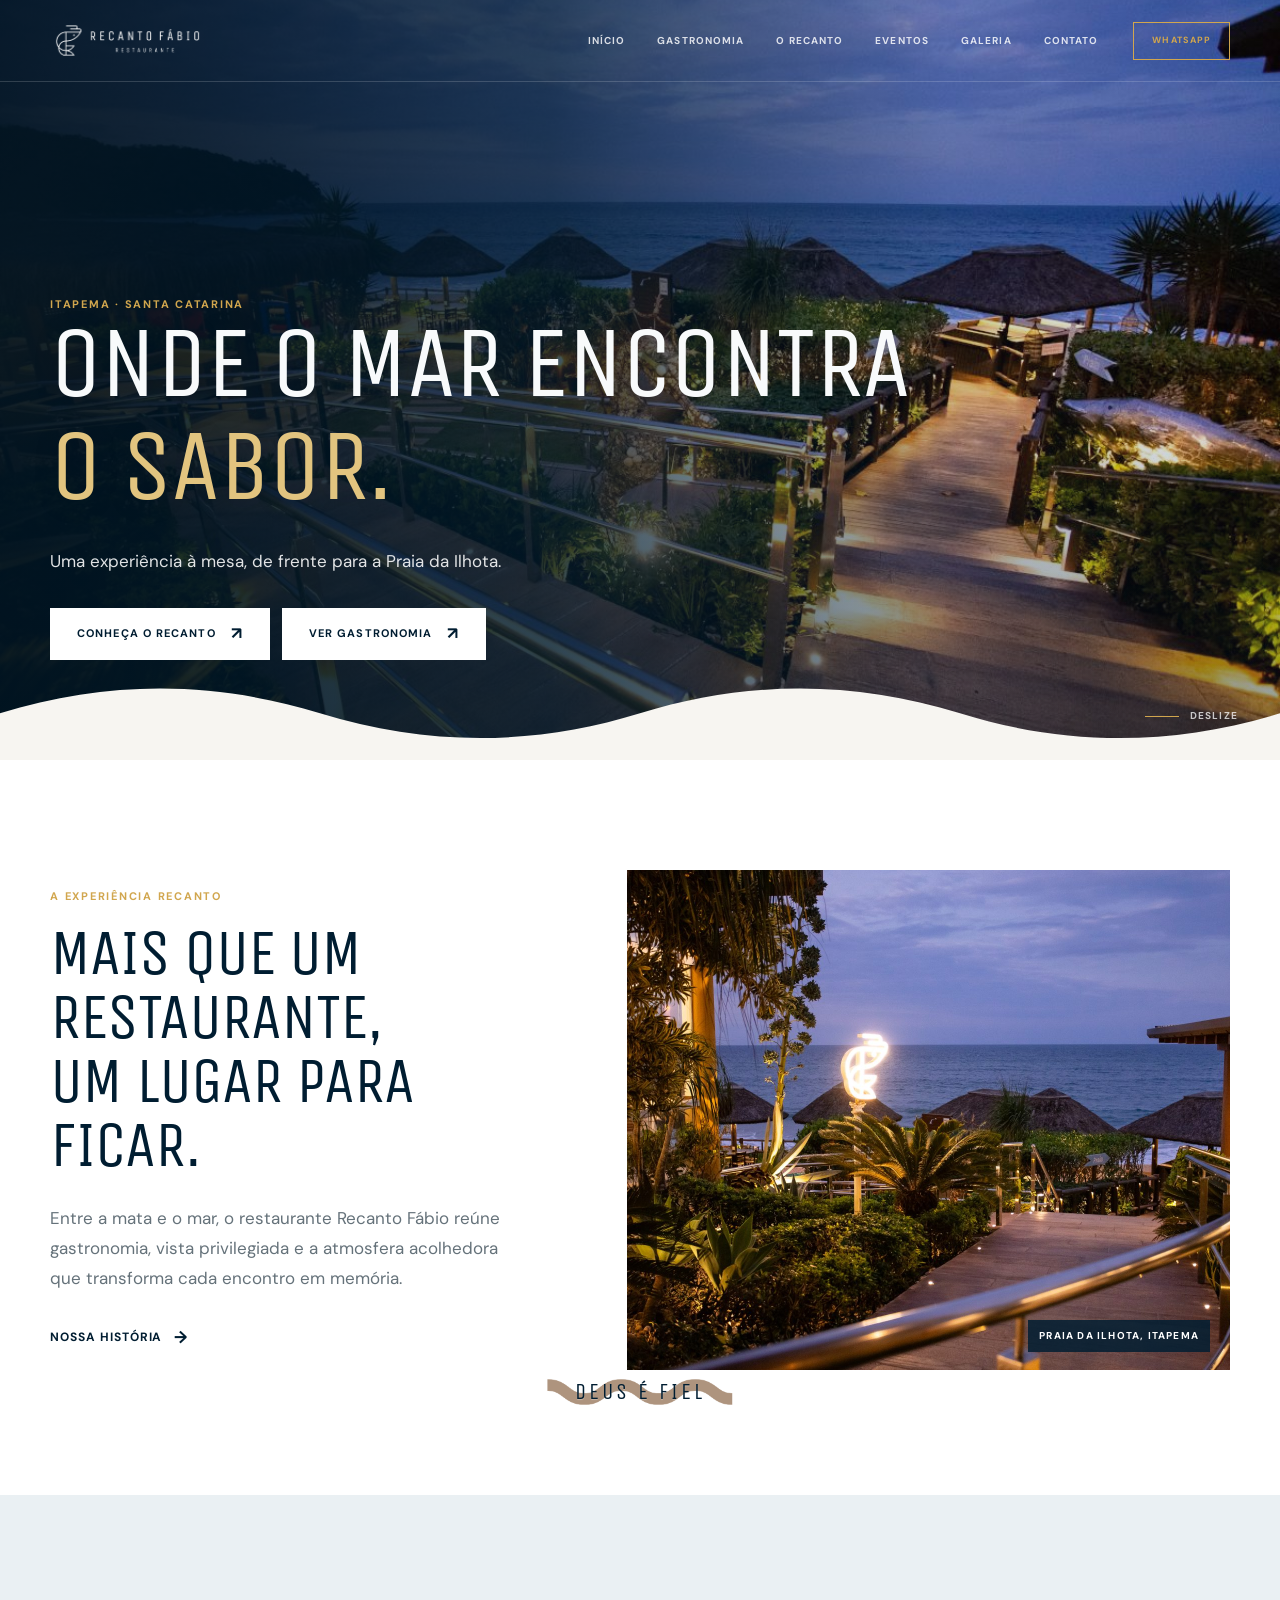
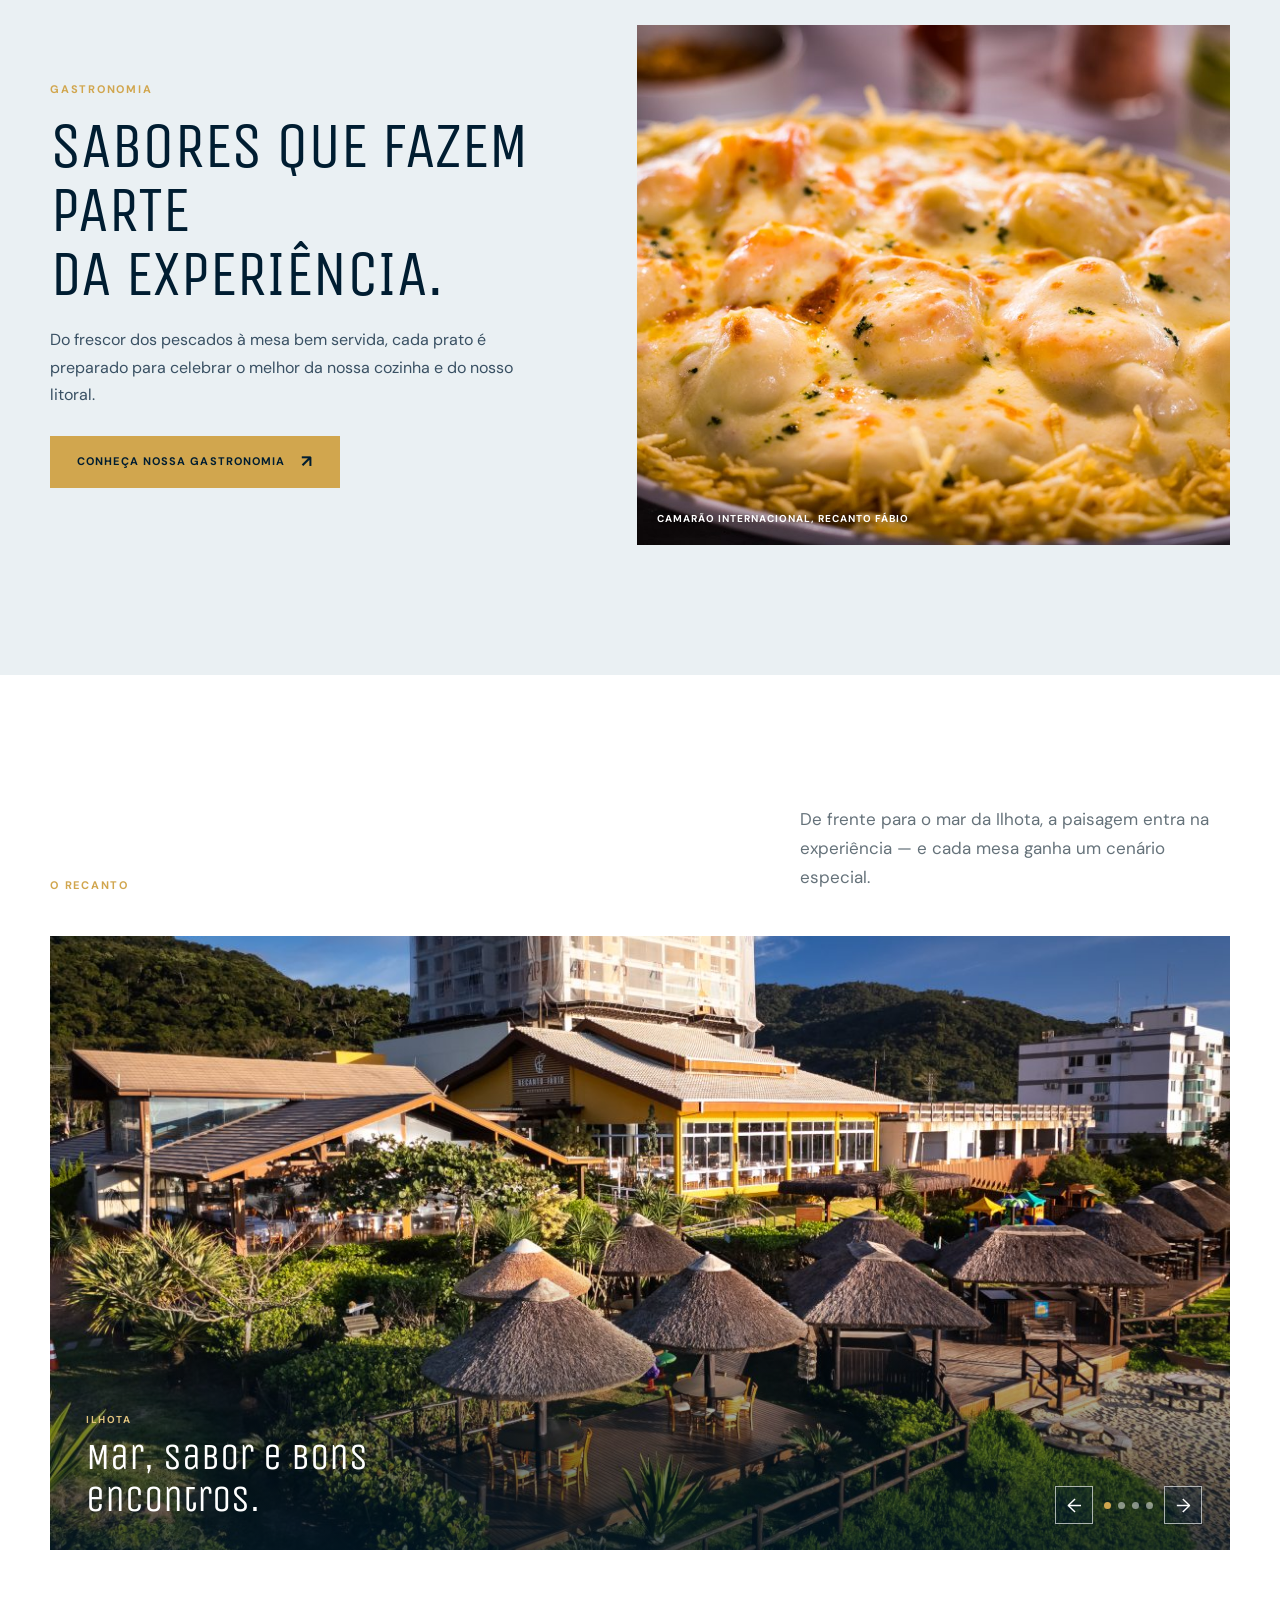
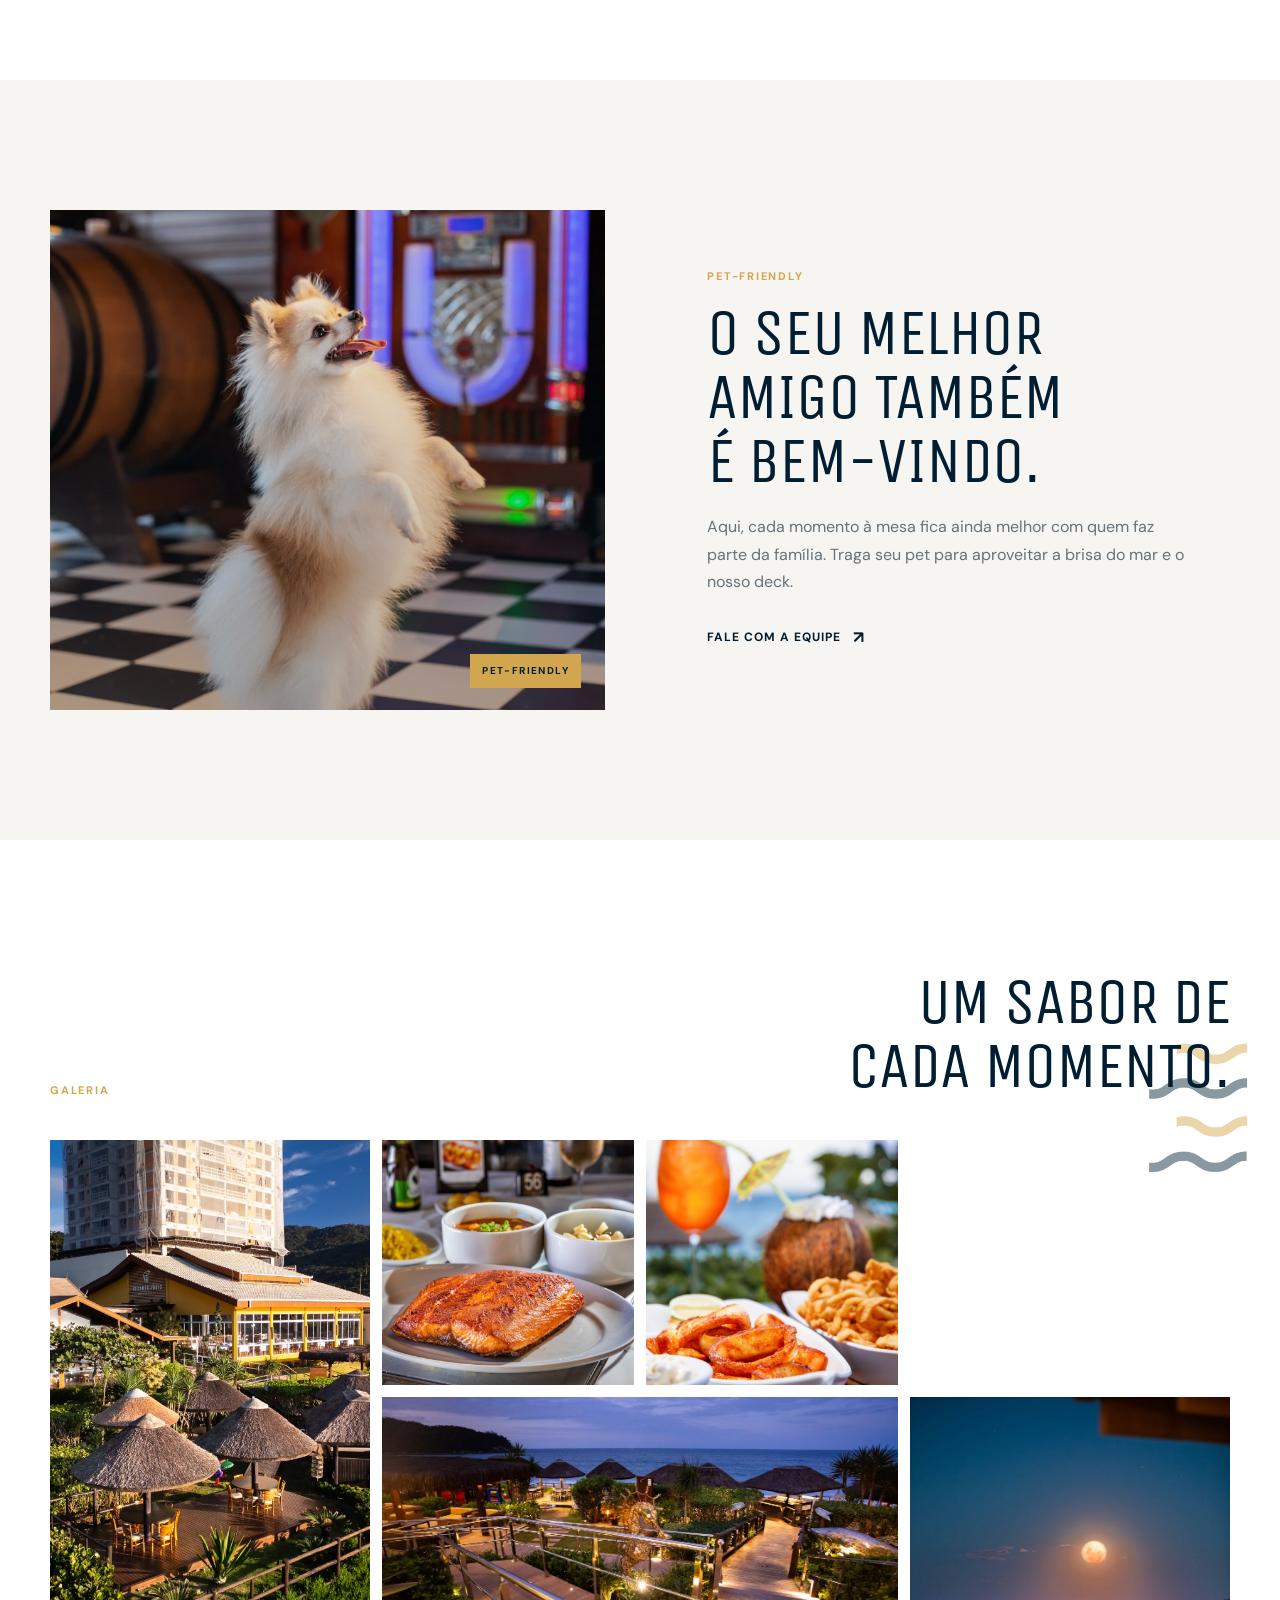
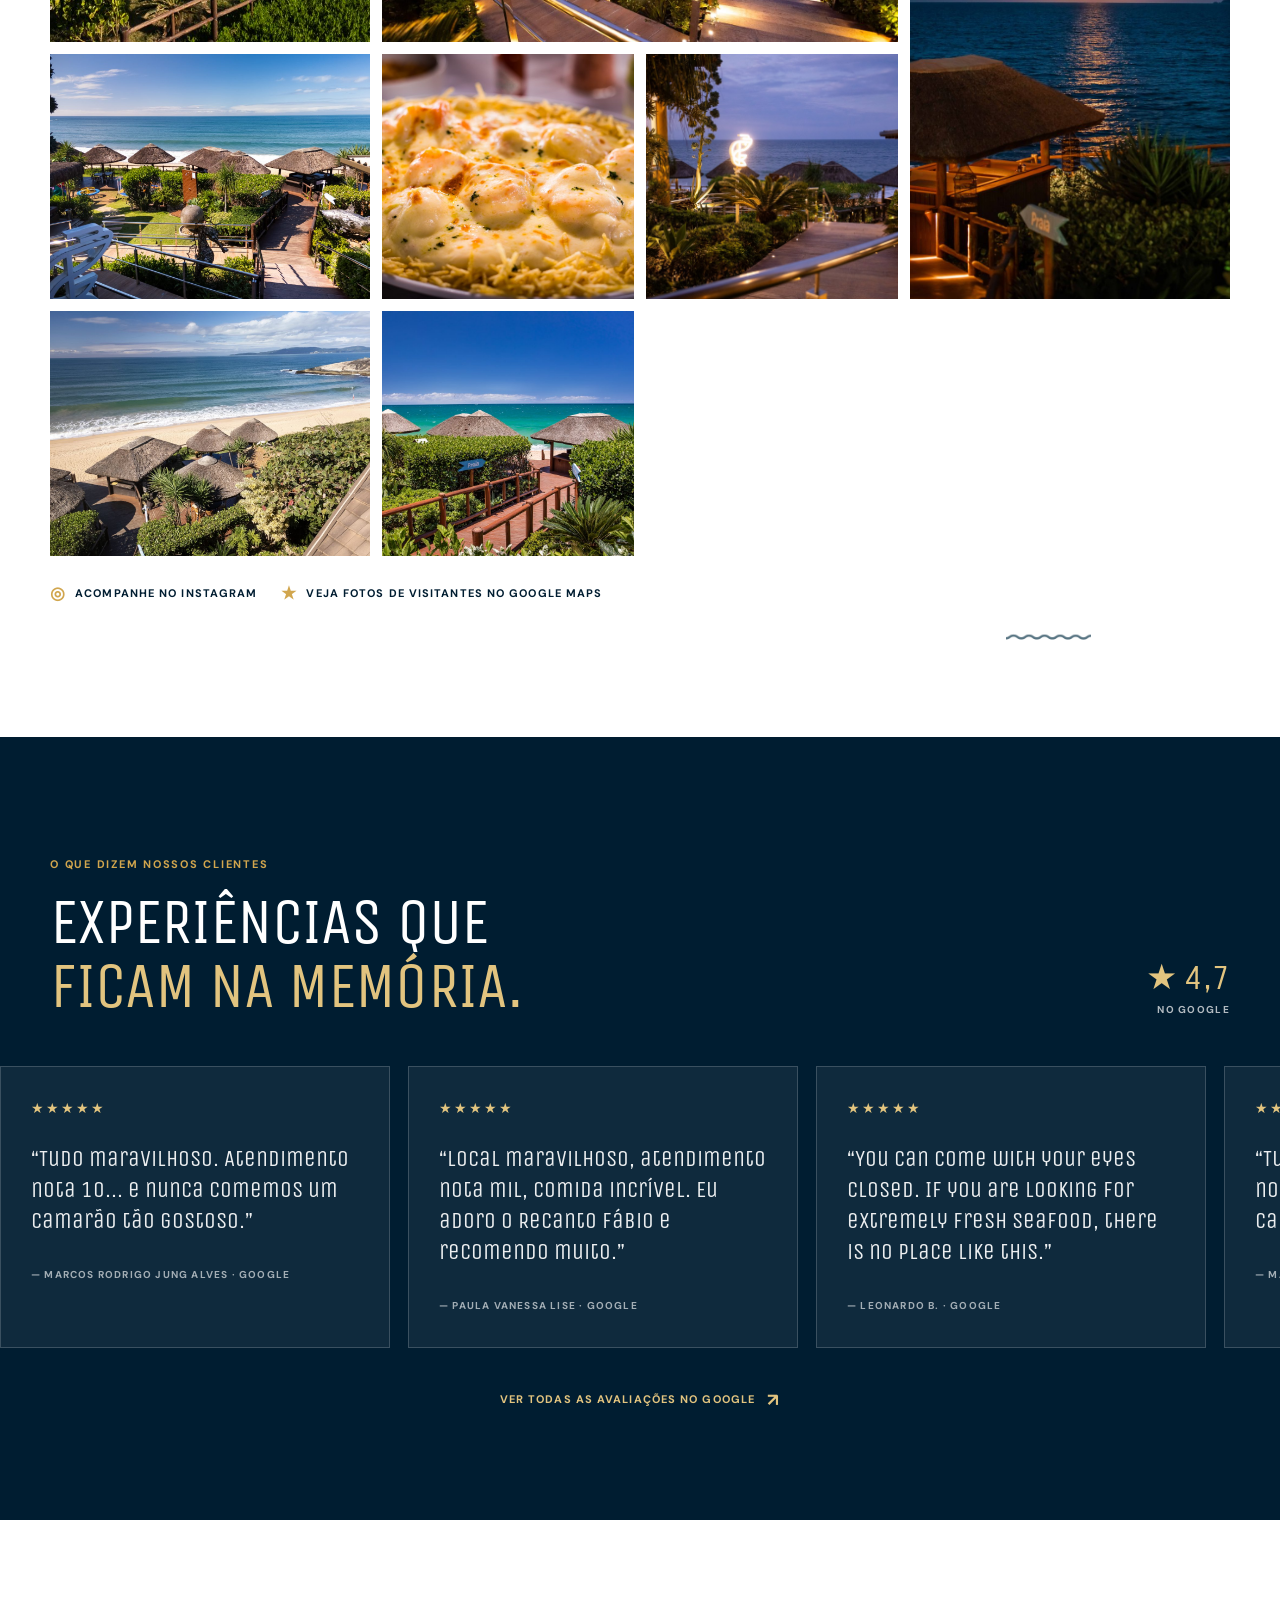
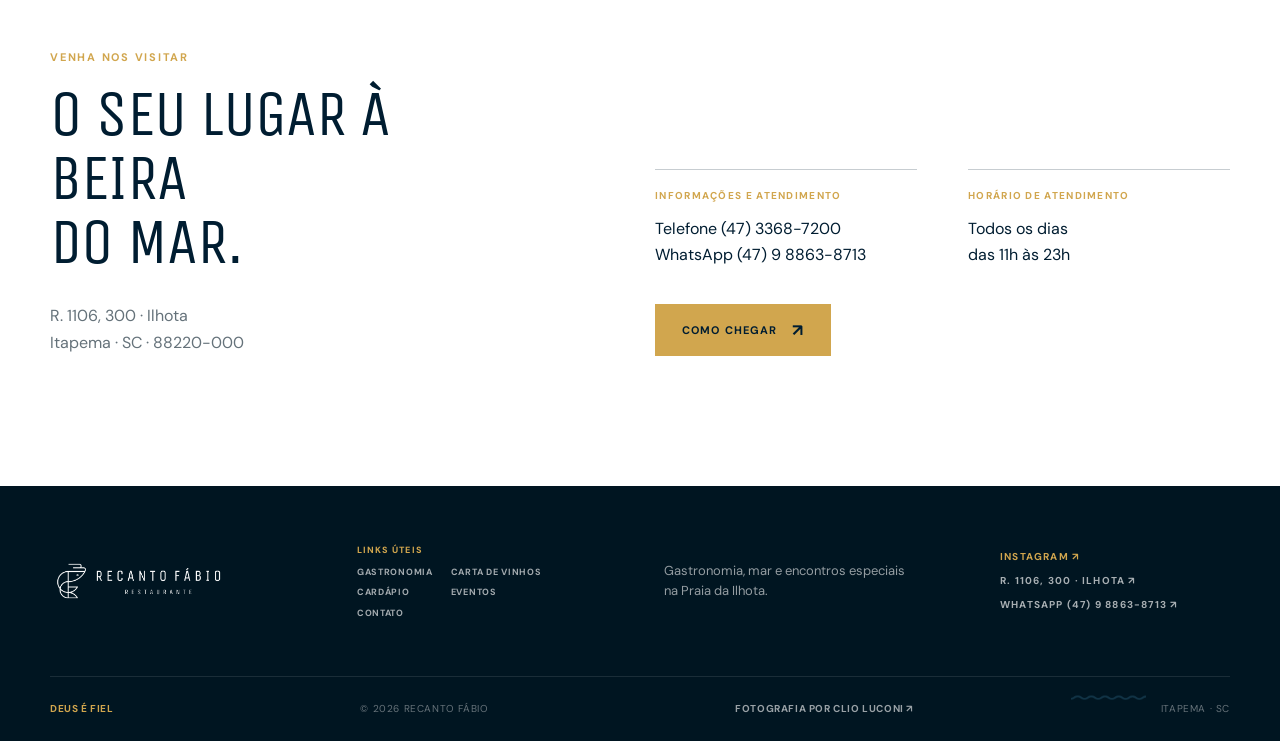
<file: index.html>
<!doctype html>
<html lang="pt-BR">
  <head>
    <meta charset="UTF-8" />
    <meta name="viewport" content="width=device-width, initial-scale=1.0" />

    <meta
      name="description"
      content="RECANTO FÁBIO — gastronomia, mar e momentos especiais em Itapema."
    />

    <title>RECANTO FÁBIO | Itapema</title>

    <link rel="preconnect" href="https://fonts.googleapis.com" />
    <link rel="preconnect" href="https://fonts.gstatic.com" crossorigin />

    <link
      href="https://fonts.googleapis.com/css2?family=DM+Sans:wght@400;500;600;700&family=Playfair+Display:ital,wght@0,500;0,600;0,700;1,500&display=swap"
      rel="stylesheet"
    />

    <link rel="icon" type="image/png" href="assets/Icons/android-chrome-512x512.png">

    <link rel="stylesheet" href="styles.css?v=site-20260903j" />
  </head>

  <body>

    <!-- =====================================================
         HEADER
         ===================================================== -->

    <header class="site-header" id="topo">

      <a
        class="brand"
        href="index.html"
        aria-label="RECANTO FÁBIO — início"
      >
        <span><img src="assets/Icons/Logo_Restaurante_Recanto_Fábio_0,5.png" alt="Logotipo"></span>
      </a>

      <button
        class="menu-toggle"
        type="button"
        aria-expanded="false"
        aria-controls="main-nav"
      >
        <span></span>
        <span></span>
        <span></span>

        <span class="sr-only">
          Abrir menu
        </span>
      </button>

      <nav
        class="main-nav"
        id="main-nav"
        aria-label="Principal"
      >
        <a href="index.html">Início</a>
        <a href="gastronomia.html">Gastronomia</a>
        <a href="recanto.html">O Recanto</a>
        <a href="eventos.html">Eventos</a>
        <a href="galeria.html">Galeria</a>
        <a href="contato.html">Contato</a>
      </nav>

      <a
        class="header-action"
        href="https://wa.me/5547988638713"
        target="_blank"
        rel="noreferrer"
      >
        WhatsApp
      </a>

    </header>


    <main>

      <!-- =====================================================
           HERO
           ===================================================== -->

      <section
        class="hero"
        aria-labelledby="hero-title"
      >

        <div
          class="hero-media"
          role="img"
          aria-label="Vista da Praia da Ilhota a partir do RECANTO FÁBIO"
          style="background-image: url('assets/Images/Imagens redimensionas/CLF_5563.jpg');"
        ></div>

        <div class="hero-shade"></div>

        <div class="hero-content page-width">

          <p class="eyebrow eyebrow-light">
            Itapema · Santa Catarina
          </p>

          <h1 id="hero-title">
            ONDE O MAR ENCONTRA<br />
            <em>O SABOR.</em>
          </h1>

          <p class="hero-copy">
            Uma experiência à mesa, de frente para a Praia da Ilhota.
          </p>

          <div class="hero-actions">

            <a
              class="button button-light"
              href="recanto.html"
            >
              Conheça o Recanto
              <span>↗</span>
            </a>

            <a
              class="button button-light"
              href="gastronomia.html"
            >
              Ver gastronomia
              <span>↗</span>
            </a>

          </div>

        </div>

        <a
          class="scroll-cue"
          href="#apresentacao"
          aria-label="Descer para apresentação"
        >
          <span></span>
          Deslize
        </a>

      </section>


      <!-- =====================================================
           APRESENTAÇÃO
           ===================================================== -->

      <section
        class="intro page-width"
        id="apresentacao"
      >

        <div class="intro-copy">

          <p class="eyebrow">
            A experiência Recanto
          </p>

          <h2>
            MAIS QUE UM RESTAURANTE,<br />
            UM LUGAR PARA FICAR.
          </h2>

          <p>
            Entre a mata e o mar, o restaurante Recanto Fábio reúne
            gastronomia, vista privilegiada e a atmosfera
            acolhedora que transforma cada encontro em memória.
          </p>

          <a
            class="text-link"
            href="recanto.html"
          >
            Nossa história
            <span>→</span>
          </a>

        </div>

        <figure class="intro-image">

          <img
            src="assets/Images/Imagens redimensionas/CLF_5532.jpg"
            alt="Salão do RECANTO FÁBIO com mesas voltadas para o mar"
          />

          <figcaption>
            Praia da Ilhota, Itapema
          </figcaption>

        </figure>

      </section>


      <!-- =====================================================
           GASTRONOMIA
           ===================================================== -->

      <section
        class="gastronomy"
        id="gastronomia"
      >

        <div class="page-width gastronomy-grid">

          <div class="gastronomy-copy">

            <p class="eyebrow eyebrow-muted">
              Gastronomia
            </p>

            <h2>
              SABORES QUE FAZEM PARTE<br />
              DA EXPERIÊNCIA.</em>
            </h2>

            <p>
              Do frescor dos pescados à mesa bem servida,
              cada prato é preparado para celebrar o melhor
              da nossa cozinha e do nosso litoral.
            </p>

            <a
              class="button button-dark"
              href="gastronomia.html"
            >
              Conheça nossa gastronomia
              <span>↗</span>
            </a>

          </div>

          <figure class="food-image">

            <img
              src="assets/Images/Imagens redimensionas/DY8A5037.jpg"
              alt="Prato de frutos do mar servido no Recanto Fábio"
            />

            <figcaption>
              Camarão Internacional, Recanto Fábio
            </figcaption>

          </figure>

        </div>

      </section>


      <!-- =====================================================
           O RECANTO
           ===================================================== -->

      <section
        class="recanto-section page-width"
        id="recanto"
      >

        <div class="recanto-head">

          <div>

            <p class="eyebrow">
              O Recanto
            </p>

          </div>

          <p>
            De frente para o mar da Ilhota,
            a paisagem entra na experiência —
            e cada mesa ganha um cenário especial.
          </p>

        </div>

        <div class="recanto-visual image-carousel" data-carousel data-interval="5200" aria-label="Fotos do Recanto Fábio">

          <div class="carousel-slides">
            <img class="carousel-slide is-active" src="assets/Images/Imagens redimensionas/DJI_20240322193829_0525_D.jpg" alt="Vista aérea do Recanto Fábio e da Praia da Ilhota" />
            <img class="carousel-slide" src="assets/Images/Imagens redimensionas/CLF_5563.jpg" alt="Recanto Fábio ao entardecer, de frente para o mar" />
            <img class="carousel-slide" src="assets/Images/Imagens redimensionas/DY8A4558.jpg" alt="Deck e mar em frente ao Recanto Fábio" />
            <img class="carousel-slide" src="assets/Images/Imagens redimensionas/DJI_20240323001148_0566_D.jpg" alt="Jardins e caminho para a praia no Recanto Fábio" />
          </div>

          <div class="carousel-controls" aria-label="Controles do carrossel">
            <button class="carousel-arrow" type="button" data-carousel-prev aria-label="Foto anterior">←</button>
            <div class="carousel-dots" role="tablist" aria-label="Selecionar foto">
              <button class="carousel-dot is-active" type="button" data-carousel-dot="0" aria-label="Exibir foto 1"></button>
              <button class="carousel-dot" type="button" data-carousel-dot="1" aria-label="Exibir foto 2"></button>
              <button class="carousel-dot" type="button" data-carousel-dot="2" aria-label="Exibir foto 3"></button>
              <button class="carousel-dot" type="button" data-carousel-dot="3" aria-label="Exibir foto 4"></button>
            </div>
            <button class="carousel-arrow" type="button" data-carousel-next aria-label="Próxima foto">→</button>
          </div>

          <div class="visual-statement">

            <span>
              Ilhota </br>
            </span>

            <strong>
              Mar, sabor e bons encontros.
            </strong>

          </div>

        </div>

      </section>


      <!-- =====================================================
           PET-FRIENDLY
           ===================================================== -->

      <section
        class="pet-friendly"
        id="eventos"
      >

        <div class="page-width pet-friendly-layout">

          <figure class="pet-friendly-visual">
            <img src="assets/Images/Imagens redimensionas/DY8A3563.jpg" alt="Cachorro descansando no Recanto Fábio" loading="lazy" />
            <figcaption>Pet-friendly</figcaption>
          </figure>

          <div class="pet-friendly-copy">

            <p class="eyebrow eyebrow-muted">
              Pet-friendly
            </p>

            <h2>
              O SEU MELHOR<br />
              AMIGO TAMBÉM<br />
              É BEM-VINDO.
            </h2>

            <p>
              Aqui, cada momento à mesa fica ainda melhor com quem faz
              parte da família. Traga seu pet para aproveitar a brisa do mar
              e o nosso deck.
            </p>

            <a
              class="text-link"
              href="https://wa.me/5547988638713"
              target="_blank"
              rel="noreferrer"
            >
              Fale com a equipe
              <span>↗</span>
            </a>

          </div>

        </div>

      </section>


      <!-- =====================================================
           GALERIA
           ===================================================== -->

      <section
        class="gallery page-width"
        id="galeria"
      >

        <div class="gallery-head">

          <div>

            <p class="eyebrow">
              Galeria
            </p>

          </div>

          <h2>UM SABOR DE<br />CADA MOMENTO.</h2>

        </div>


        <div class="home-gallery-grid" aria-label="Galeria de imagens do Recanto Fábio">
          <figure class="home-gallery-card home-gallery-card-tall"><img src="assets/Images/Imagens redimensionas/DJI_20240322193829_0525_D.jpg" alt="Vista externa do Recanto Fábio e seu deck na praia" /></figure>
          <figure class="home-gallery-card"><img src="assets/Images/Imagens redimensionas/DY8A4640.jpg" alt="Prato de salmão servido no Recanto Fábio" /></figure>
          <figure class="home-gallery-card"><img src="assets/Images/Imagens redimensionas/DY8A7425.JPG" alt="Petiscos e drinks servidos no Recanto Fábio" /></figure>
          <figure class="home-gallery-card home-gallery-card-wide"><img src="assets/Images/Imagens redimensionas/CLF_5563.jpg" alt="Recanto Fábio ao entardecer" /></figure>
          <figure class="home-gallery-card"><img src="assets/Images/Imagens redimensionas/DY8A5519.jpg" alt="Lua sobre o mar vista do Recanto Fábio" /></figure>
          <figure class="home-gallery-card"><img src="assets/Images/Imagens redimensionas/DJI_20240323001148_0566_D.jpg" alt="Vista aérea do Recanto Fábio junto ao mar" /></figure>
          <figure class="home-gallery-card"><img src="assets/Images/Imagens redimensionas/DY8A5037.jpg" alt="Prato preparado pela cozinha do Recanto Fábio" /></figure>
          <figure class="home-gallery-card"><img src="assets/Images/Imagens redimensionas/CLF_5532.jpg" alt="Ambiente do Recanto Fábio de frente para a Praia da Ilhota" /></figure>
          <figure class="home-gallery-card"><img src="assets/Images/Imagens redimensionas/DJI_20240323002126_0618_D.jpg" alt="Recanto Fábio visto do alto ao anoitecer" /></figure>
          <figure class="home-gallery-card"><img src="assets/Images/Imagens redimensionas/DY8A4558.jpg" alt="Detalhe de um prato servido no Recanto Fábio" /></figure>
        </div>

        <div class="gallery-actions">
          <a
            class="gallery-instagram"
            href="https://www.instagram.com/recantorestaurantefabio/"
            target="_blank"
            rel="noreferrer"
          >
            <span>◎</span>
            Acompanhe no Instagram
          </a>

          <a
            class="gallery-google"
            href="https://www.google.com/maps/search/?api=1&query=Recanto+Fabio+Itapema"
            target="_blank"
            rel="noreferrer"
          >
            <span>★</span>
            Veja fotos de visitantes no Google Maps
          </a>
        </div>

      </section>


      <!-- =====================================================
           AVALIAÇÕES
           ===================================================== -->

      <!-- =====================================================
     AVALIAÇÕES
     ===================================================== -->

<section class="reviews-section">

  <div class="reviews-header page-width">

    <div>
      <p class="eyebrow eyebrow-light">
        O que dizem nossos clientes
      </p>

      <h2>
        EXPERIÊNCIAS QUE<br />
        <em>FICAM NA MEMÓRIA.</em>
      </h2>
    </div>

    <div class="reviews-rating">
      <strong>★ 4,7</strong>
      <span>no Google</span>
    </div>

  </div>


  <div class="reviews-marquee">

    <div class="reviews-track">

      <article class="review-card">
        <div class="review-stars">★★★★★</div>
        <p>“Tudo maravilhoso. Atendimento nota 10... e nunca comemos um camarão tão gostoso.”</p>
        <span class="review-author">— Marcos Rodrigo Jung Alves · Google</span>
      </article>

      <article class="review-card">
        <div class="review-stars">★★★★★</div>
        <p>“Local maravilhoso, atendimento nota mil, comida incrível. Eu adoro o Recanto Fábio e recomendo muito.”</p>
        <span class="review-author">— Paula Vanessa Lise · Google</span>
      </article>

      <article class="review-card">
        <div class="review-stars">★★★★★</div>
        <p>“You can come with your eyes closed. If you are looking for extremely fresh seafood, there is no place like this.”</p>
        <span class="review-author">— Leonardo B. · Google</span>
      </article>

      <!-- Repetição visual para a rolagem contínua. -->
      <article class="review-card" aria-hidden="true">
        <div class="review-stars">★★★★★</div>
        <p>“Tudo maravilhoso. Atendimento nota 10... e nunca comemos um camarão tão gostoso.”</p>
        <span class="review-author">— Marcos Rodrigo Jung Alves · Google</span>
      </article>

      <article class="review-card" aria-hidden="true">
        <div class="review-stars">★★★★★</div>
        <p>“Local maravilhoso, atendimento nota mil, comida incrível. Eu adoro o Recanto Fábio e recomendo muito.”</p>
        <span class="review-author">— Paula Vanessa Lise · Google</span>
      </article>

      <article class="review-card" aria-hidden="true">
        <div class="review-stars">★★★★★</div>
        <p>“You can come with your eyes closed. If you are looking for extremely fresh seafood, there is no place like this.”</p>
        <span class="review-author">— Leonardo B. · Google</span>
      </article>

    </div>

  </div>


  <div class="reviews-footer">

    <a
      href="https://www.google.com/search?q=Recanto+F%C3%A1bio+Itapema"
      target="_blank"
      rel="noreferrer"
      class="reviews-google-link"
    >
      Ver todas as avaliações no Google
      <span>↗</span>
    </a>

  </div>

</section>


      <!-- =====================================================
           CONTATO / VISITA
           ===================================================== -->

      <section class="visit" id="contato">

        <div class="page-width visit-layout">

        <div class="visit-copy">

          <p class="eyebrow">
            Venha nos visitar
          </p>

          <h2>
            O SEU LUGAR À BEIRA<br />
            DO MAR.
          </h2>

          <p class="visit-address">
            R. 1106, 300 · Ilhota<br />
            Itapema · SC · 88220-000
          </p>

        </div>


        <div class="visit-info">

          <div class="visit-detail">

            <span>Informações e atendimento</span>

            <a href="tel:+554733687200">
              Telefone (47) 3368-7200
            </a>

            <a
              href="https://wa.me/5547988638713"
              target="_blank"
              rel="noreferrer"
            >
              WhatsApp (47) 9 8863-8713
            </a>

          </div>


          <div class="visit-detail">

            <span>Horário de atendimento</span>

            <p>
              Todos os dias<br />
              das 11h às 23h
            </p>

          </div>


          <a
            class="button button-dark"
            href="https://www.google.com/maps/search/?api=1&query=Recanto+Fabio+Itapema"
            target="_blank"
            rel="noreferrer"
          >
            Como chegar
            <span>↗</span>
          </a>

        </div>

        </div>

      </section>

    </main>


    <!-- =======================================================
         FOOTER
         ======================================================= -->

    <footer class="site-footer">

      <div class="page-width footer-main">

        <a
          class="brand brand-footer"
          href="index.html"
        >

          <span>
            <img src="assets/Icons/Logo_Restaurante_Recanto_Fábio_0,5.png" alt="Logotipo do Recanto Fábio" />
          </span>

        </a>


        <p>
          Gastronomia, mar e encontros especiais<br />
          na Praia da Ilhota.
        </p>


        <div class="footer-links">
          <a href="https://www.instagram.com/recantorestaurantefabio/" target="_blank" rel="noreferrer">Instagram ↗</a>
          <a href="https://www.google.com/maps/search/?api=1&query=Recanto+Fabio+Itapema" target="_blank" rel="noreferrer">R. 1106, 300 · Ilhota ↗</a>
          <a href="https://wa.me/5547988638713" target="_blank" rel="noreferrer">WhatsApp (47) 9 8863-8713 ↗</a>
        </div>

      </div>


      <div class="page-width footer-bottom">

        <span>
          © <span id="year"></span> Recanto Fábio
        </span>

        <span>
          Itapema · SC
        </span>

      </div>

    </footer>


    <script src="script.js?v=site-20260903b"></script>

  </body>
</html>
</file>
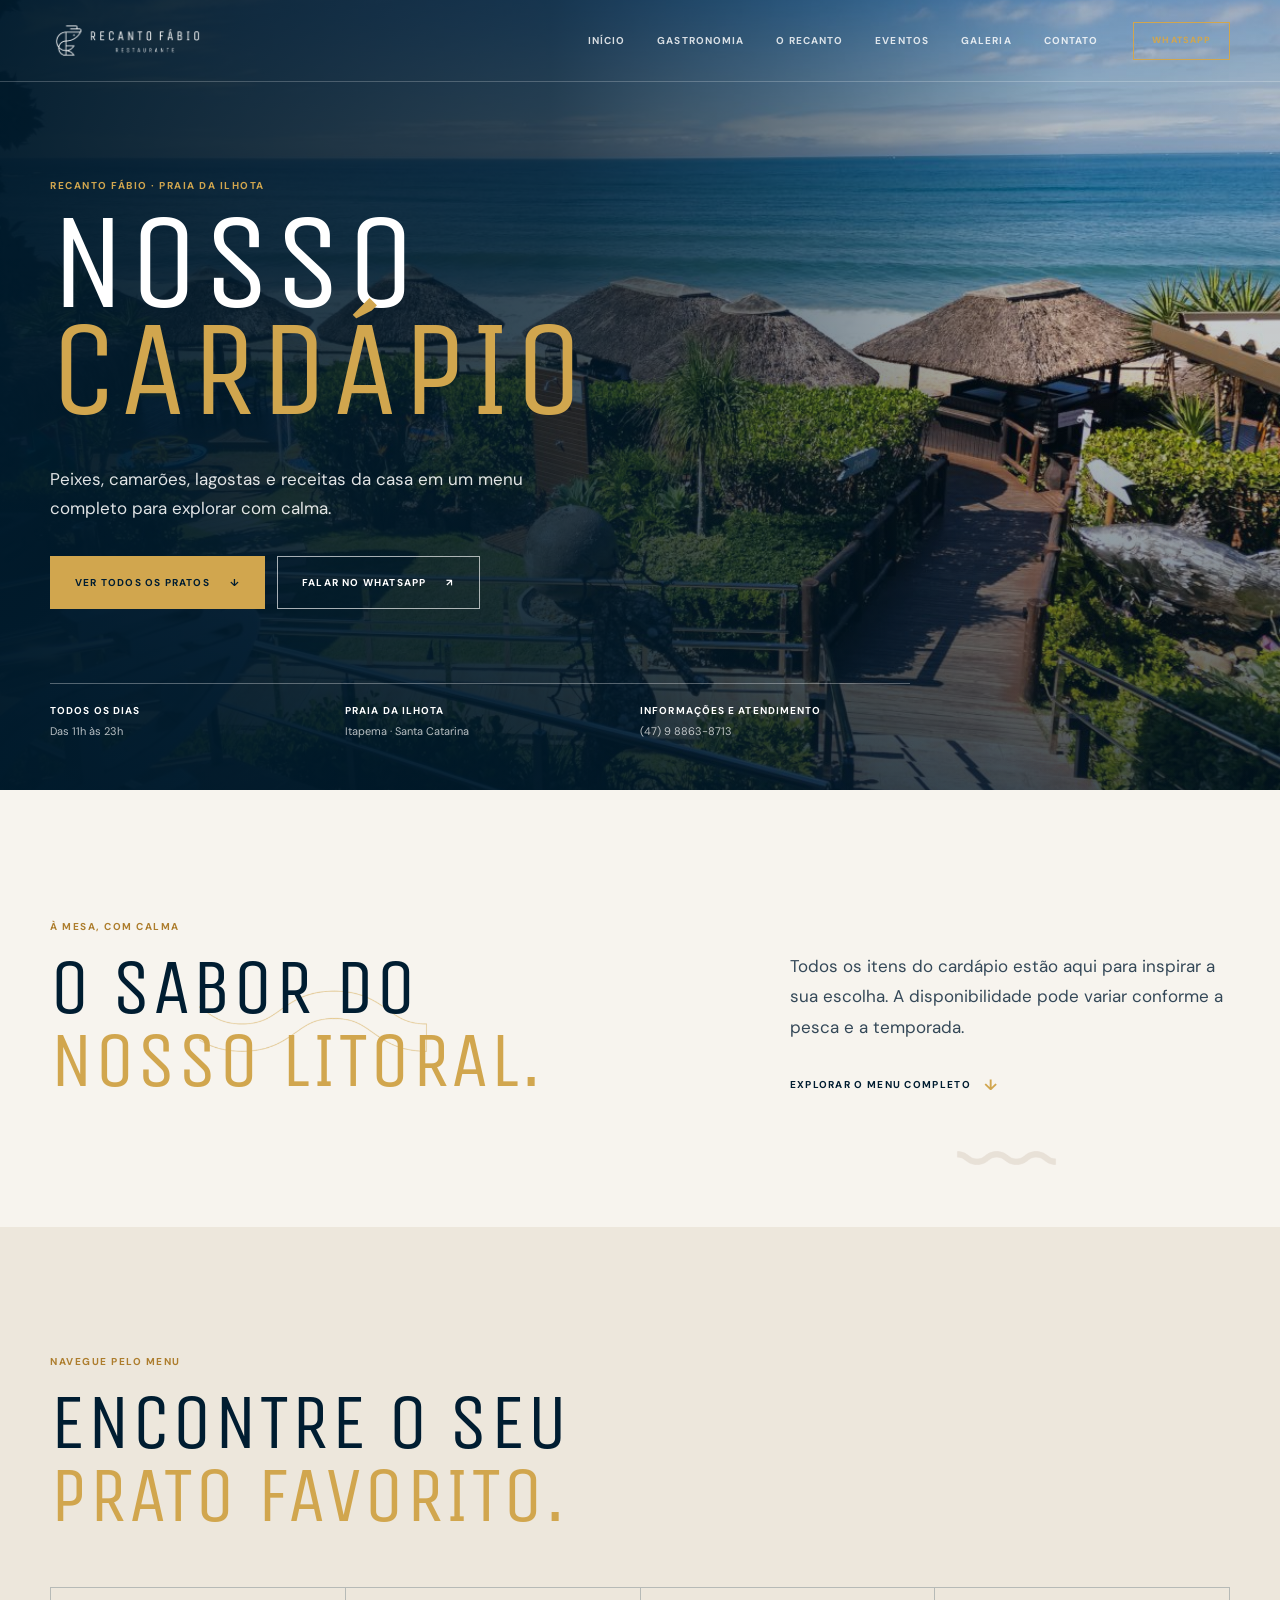
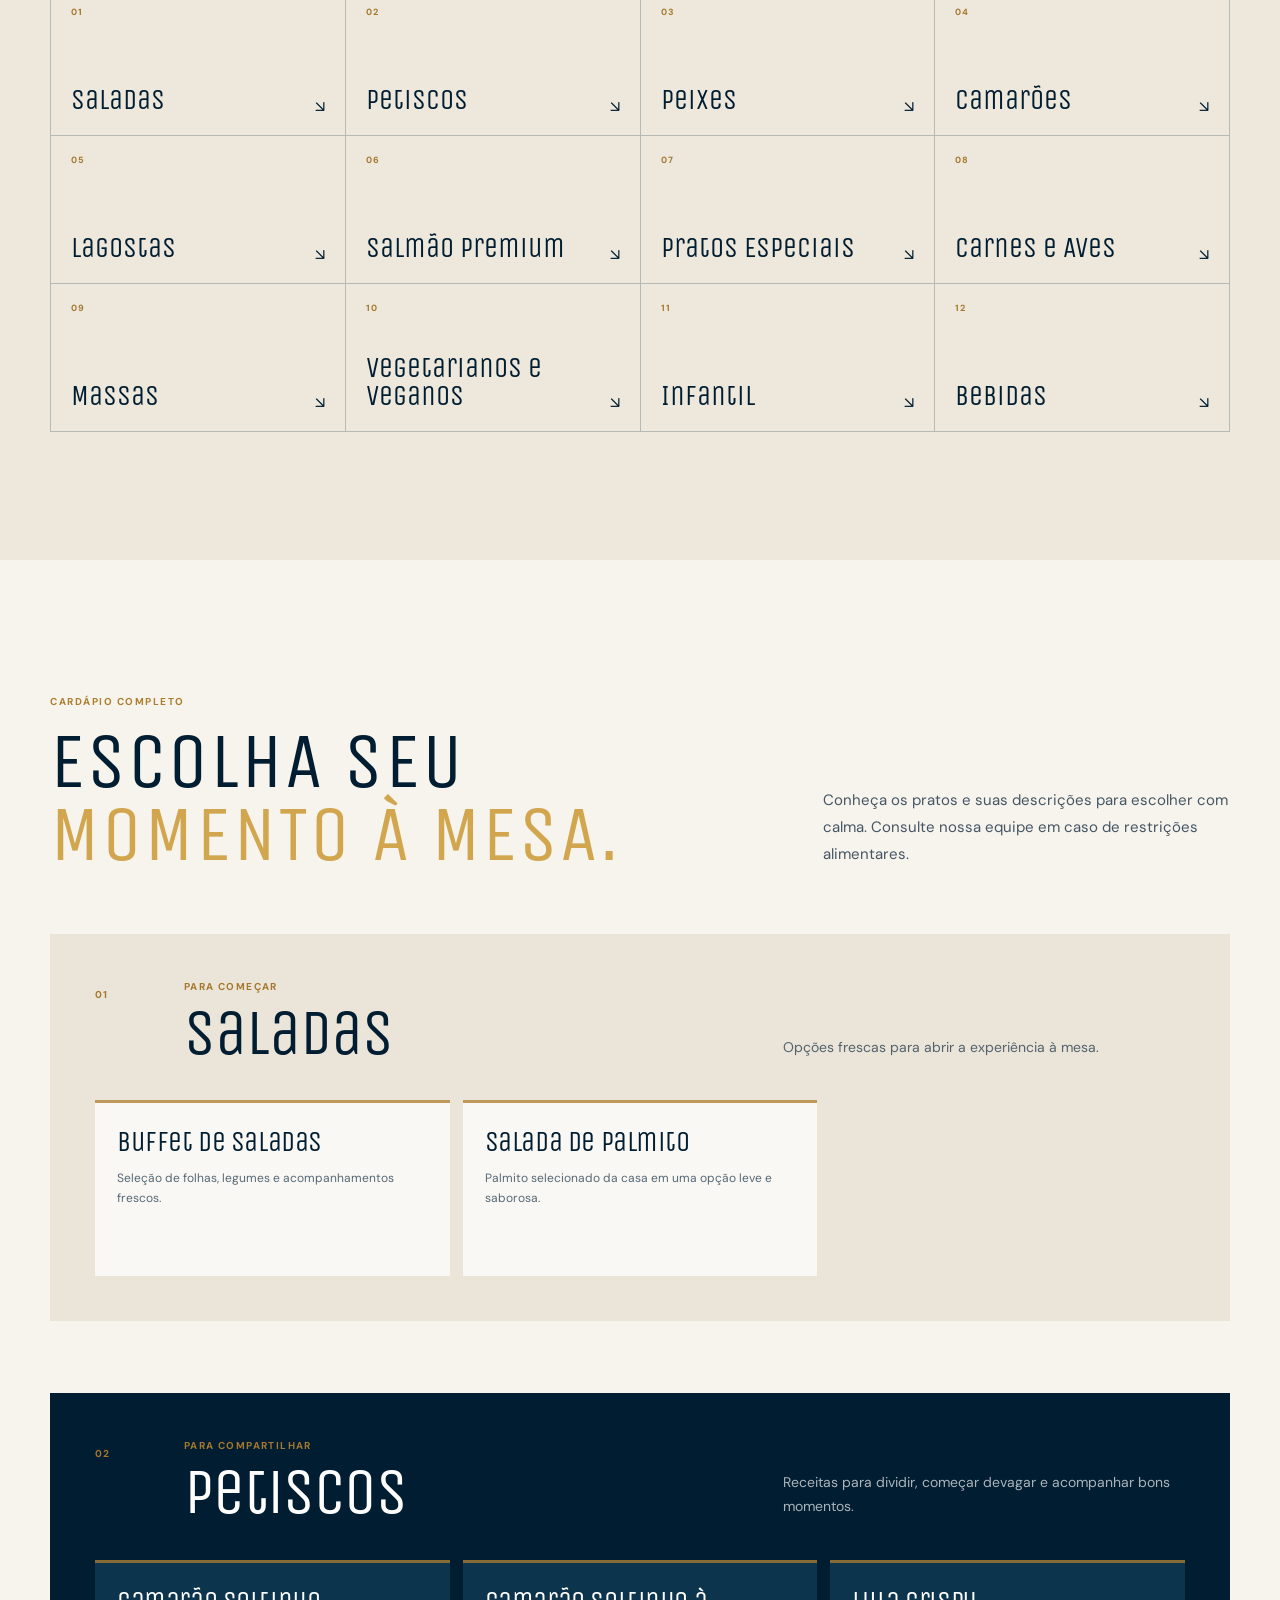
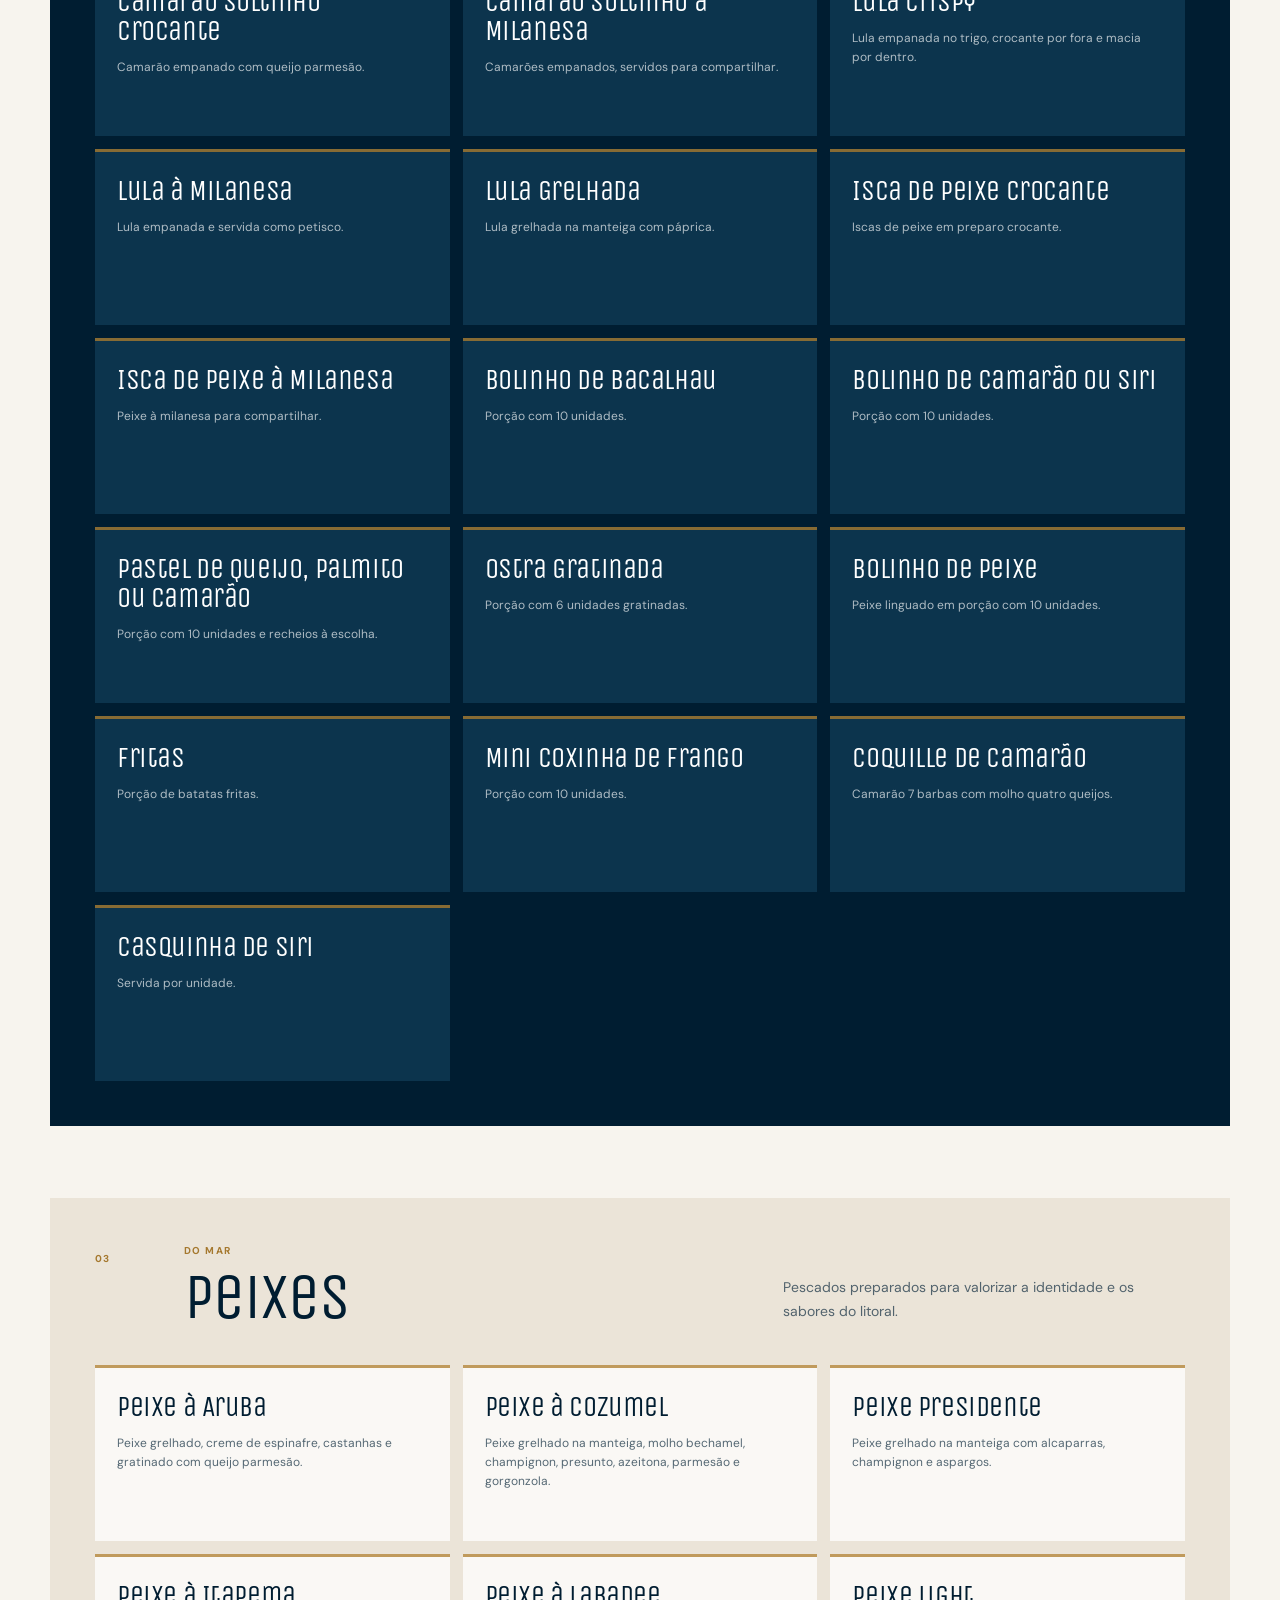
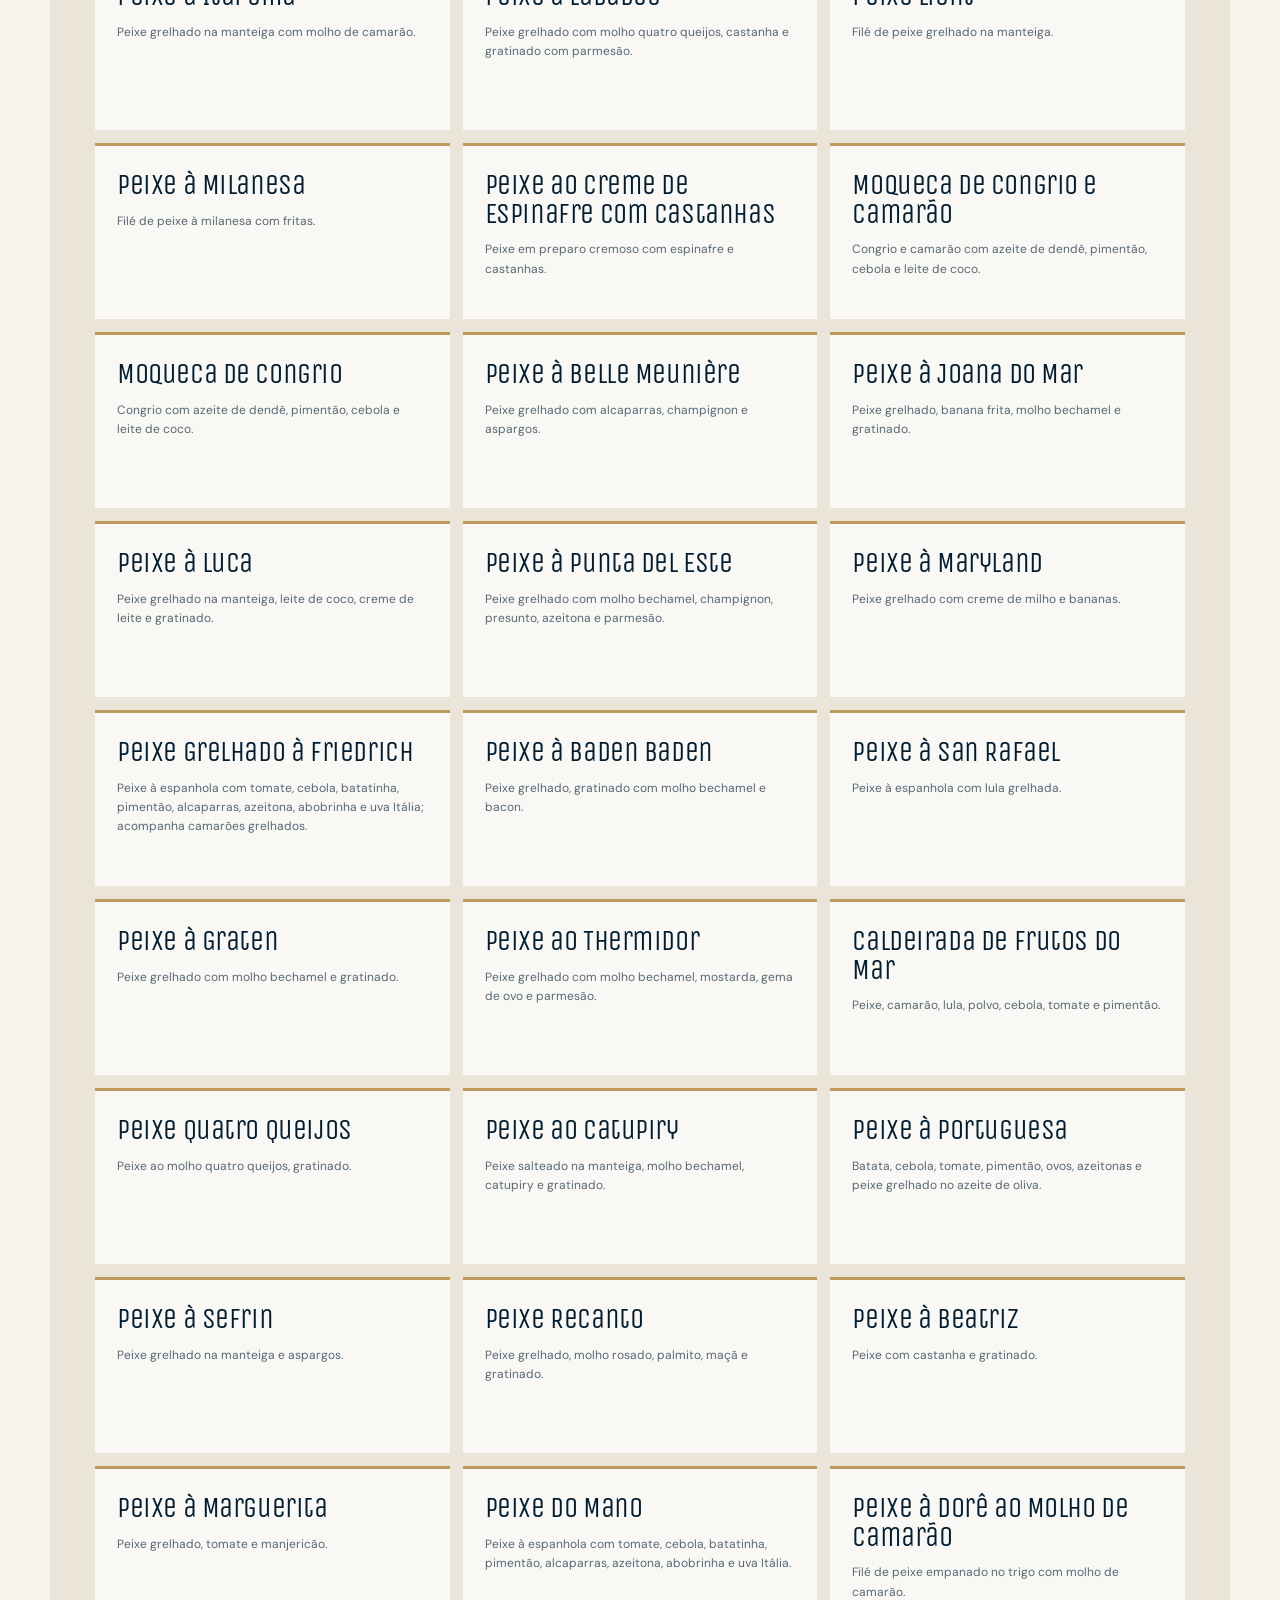
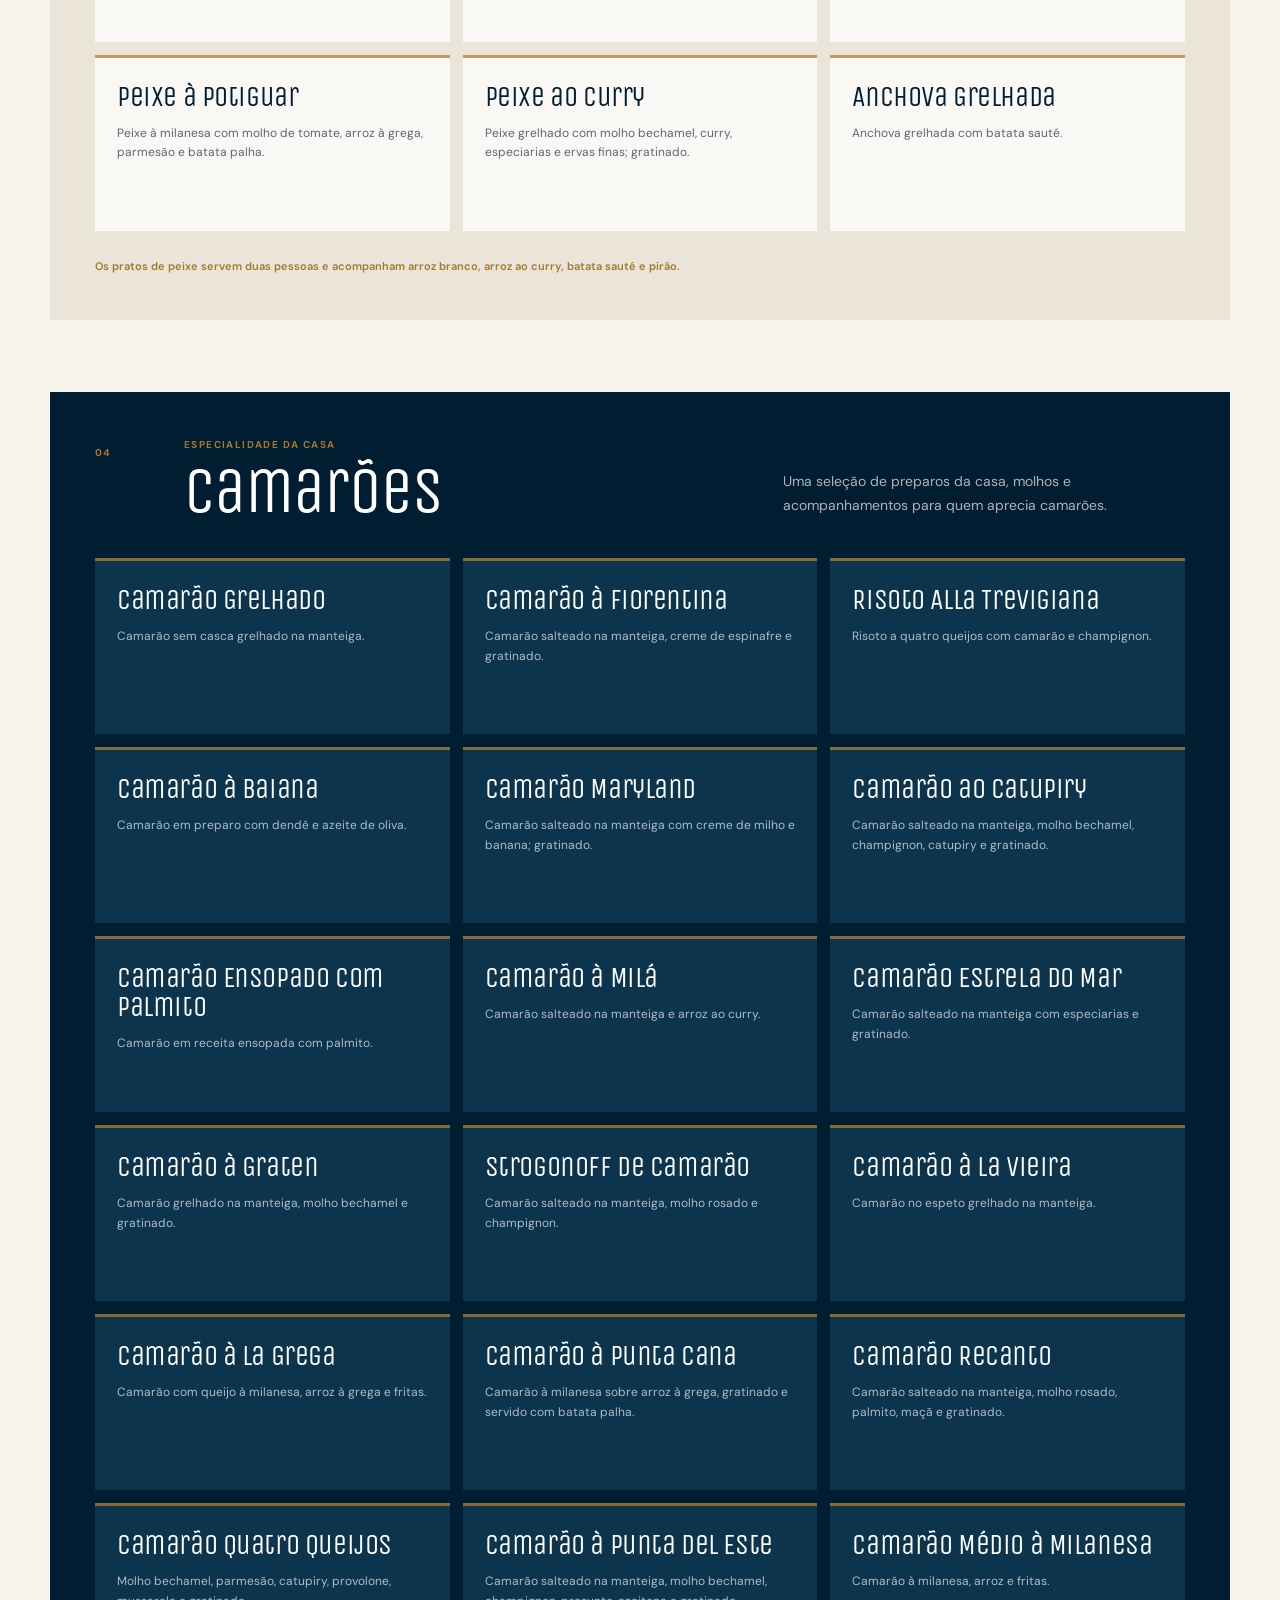
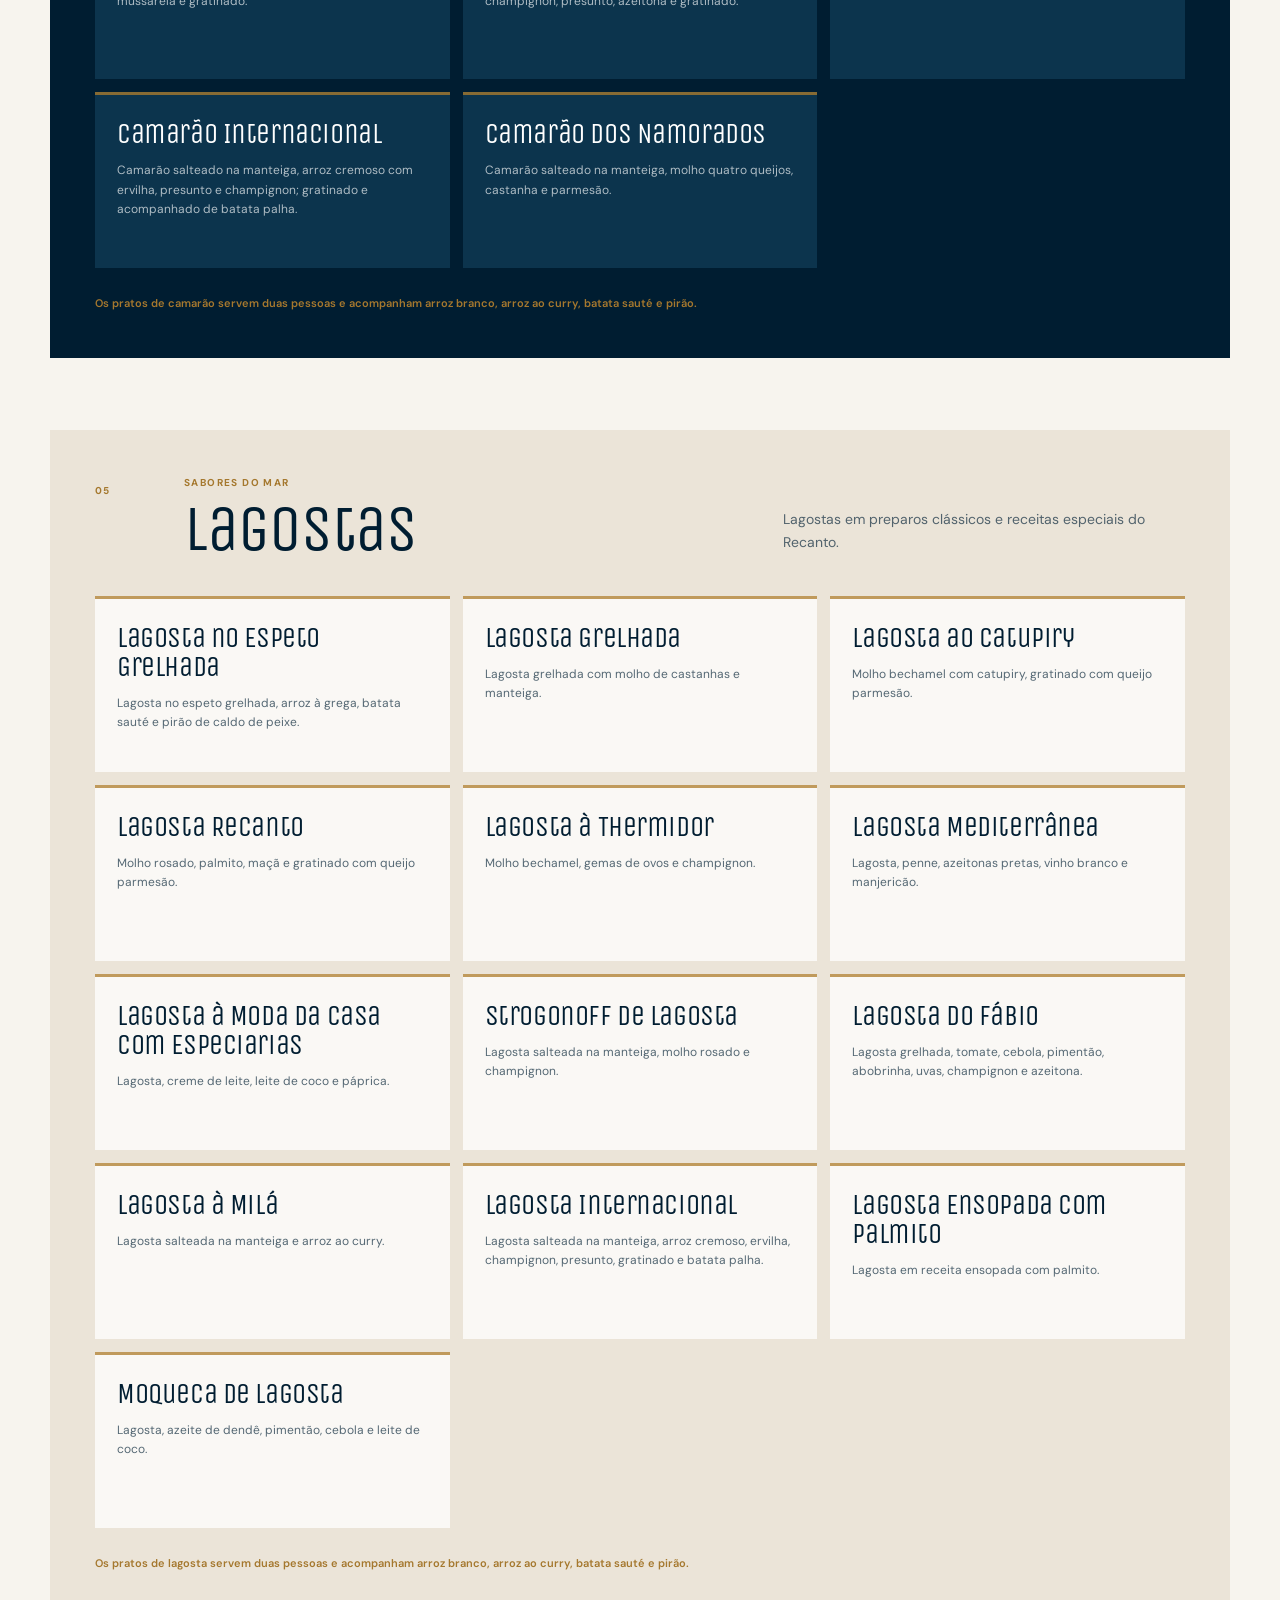
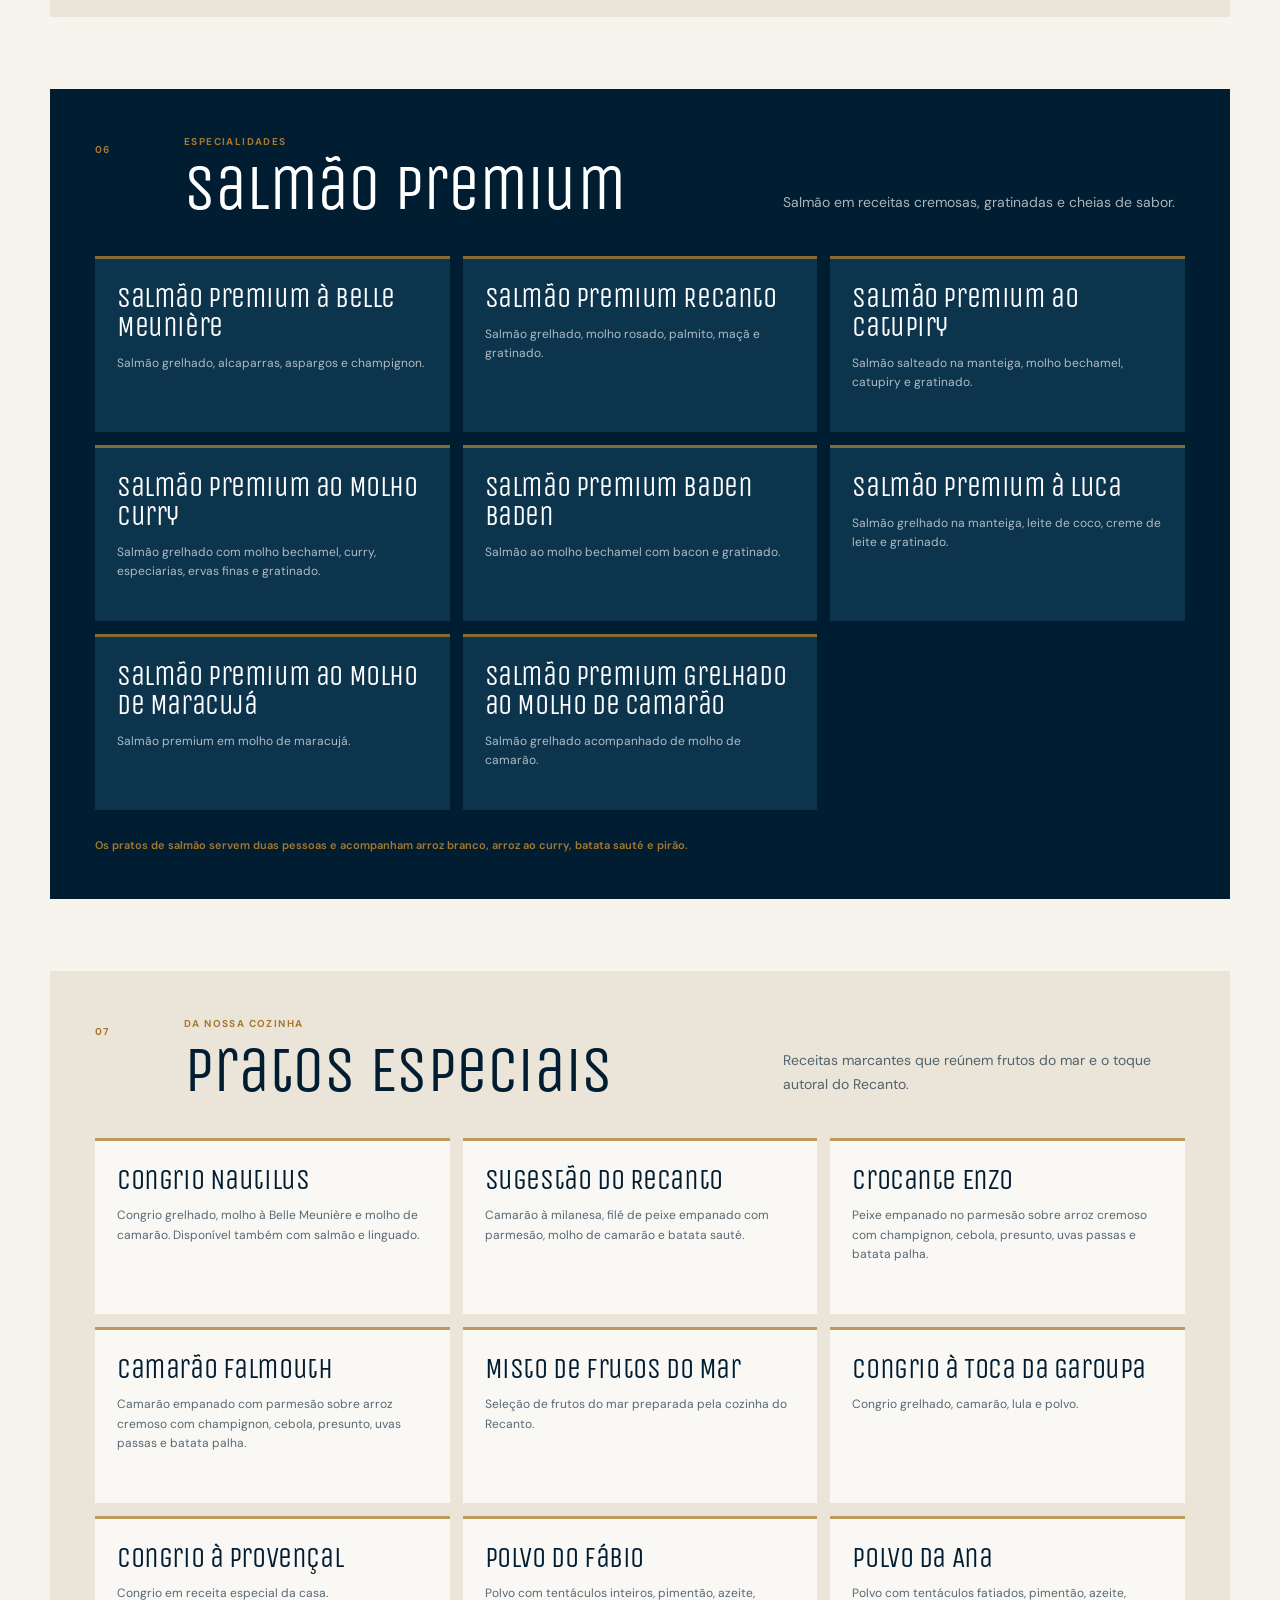
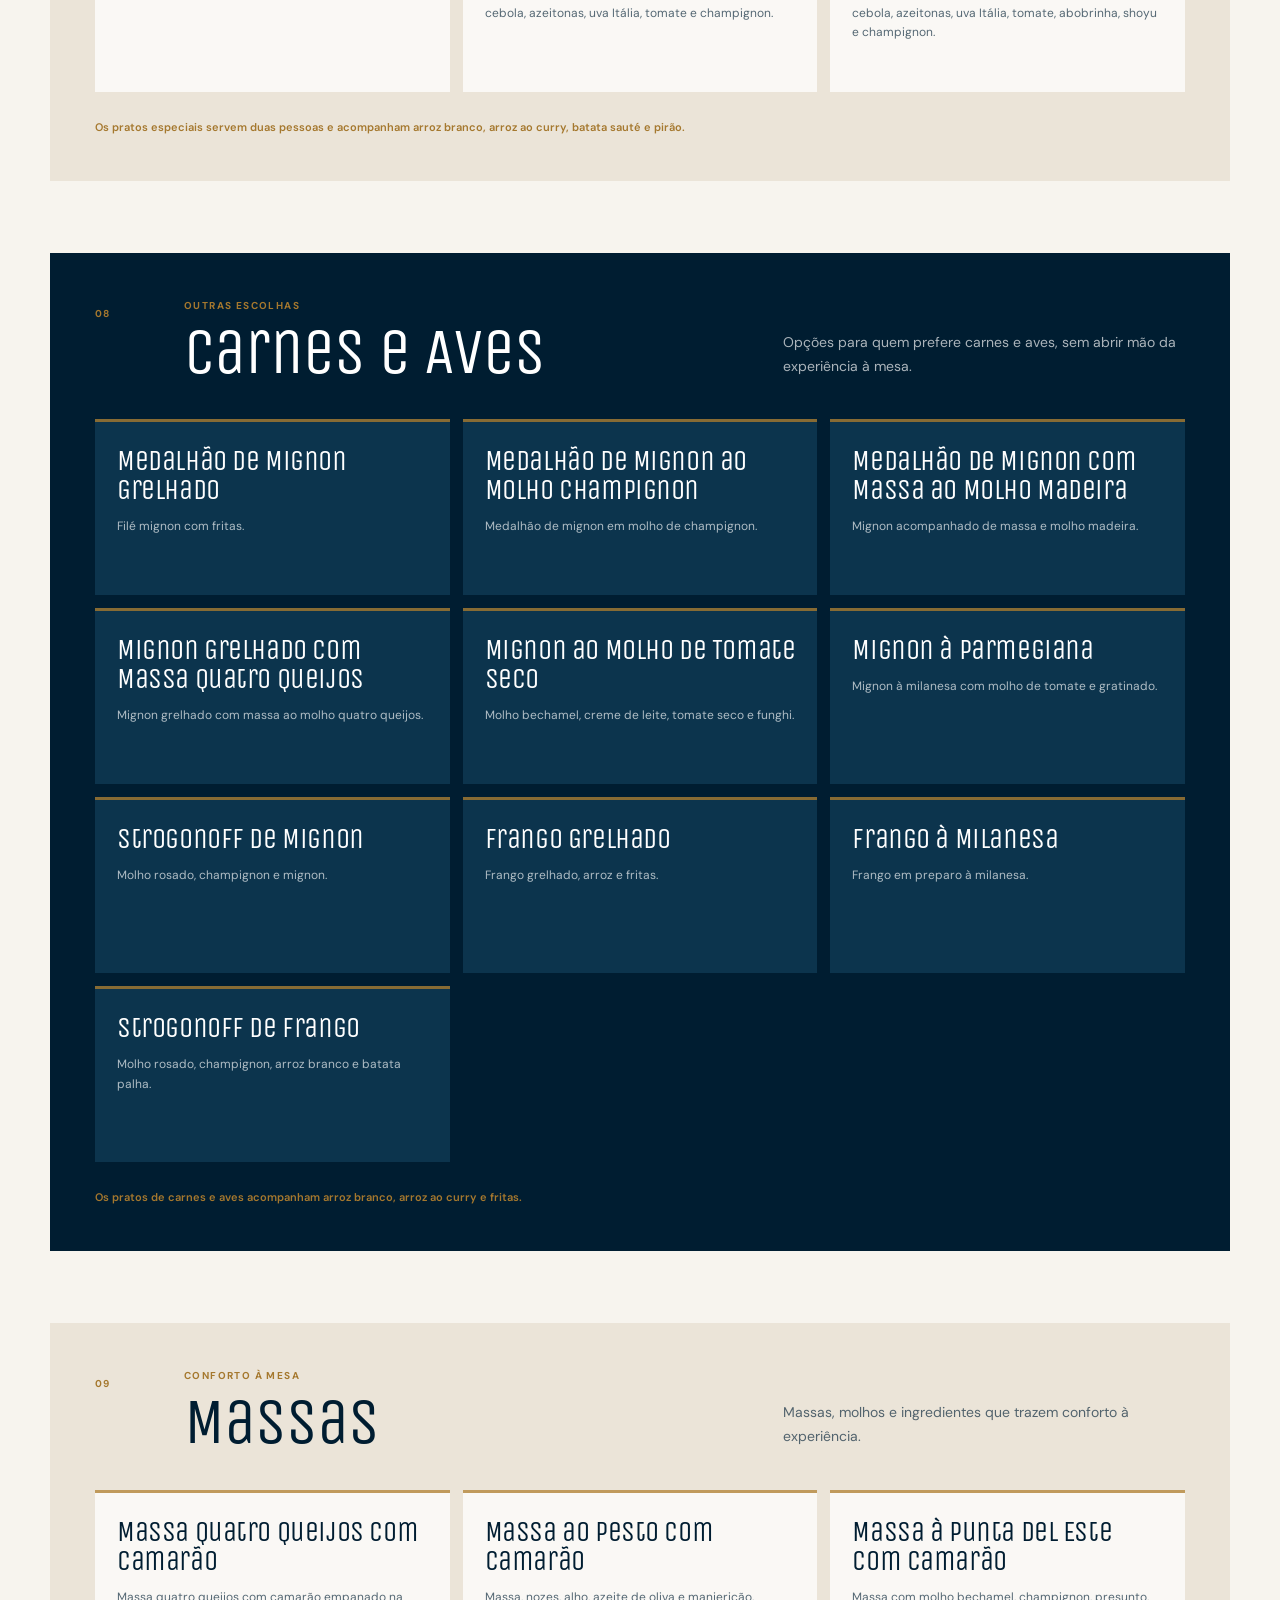
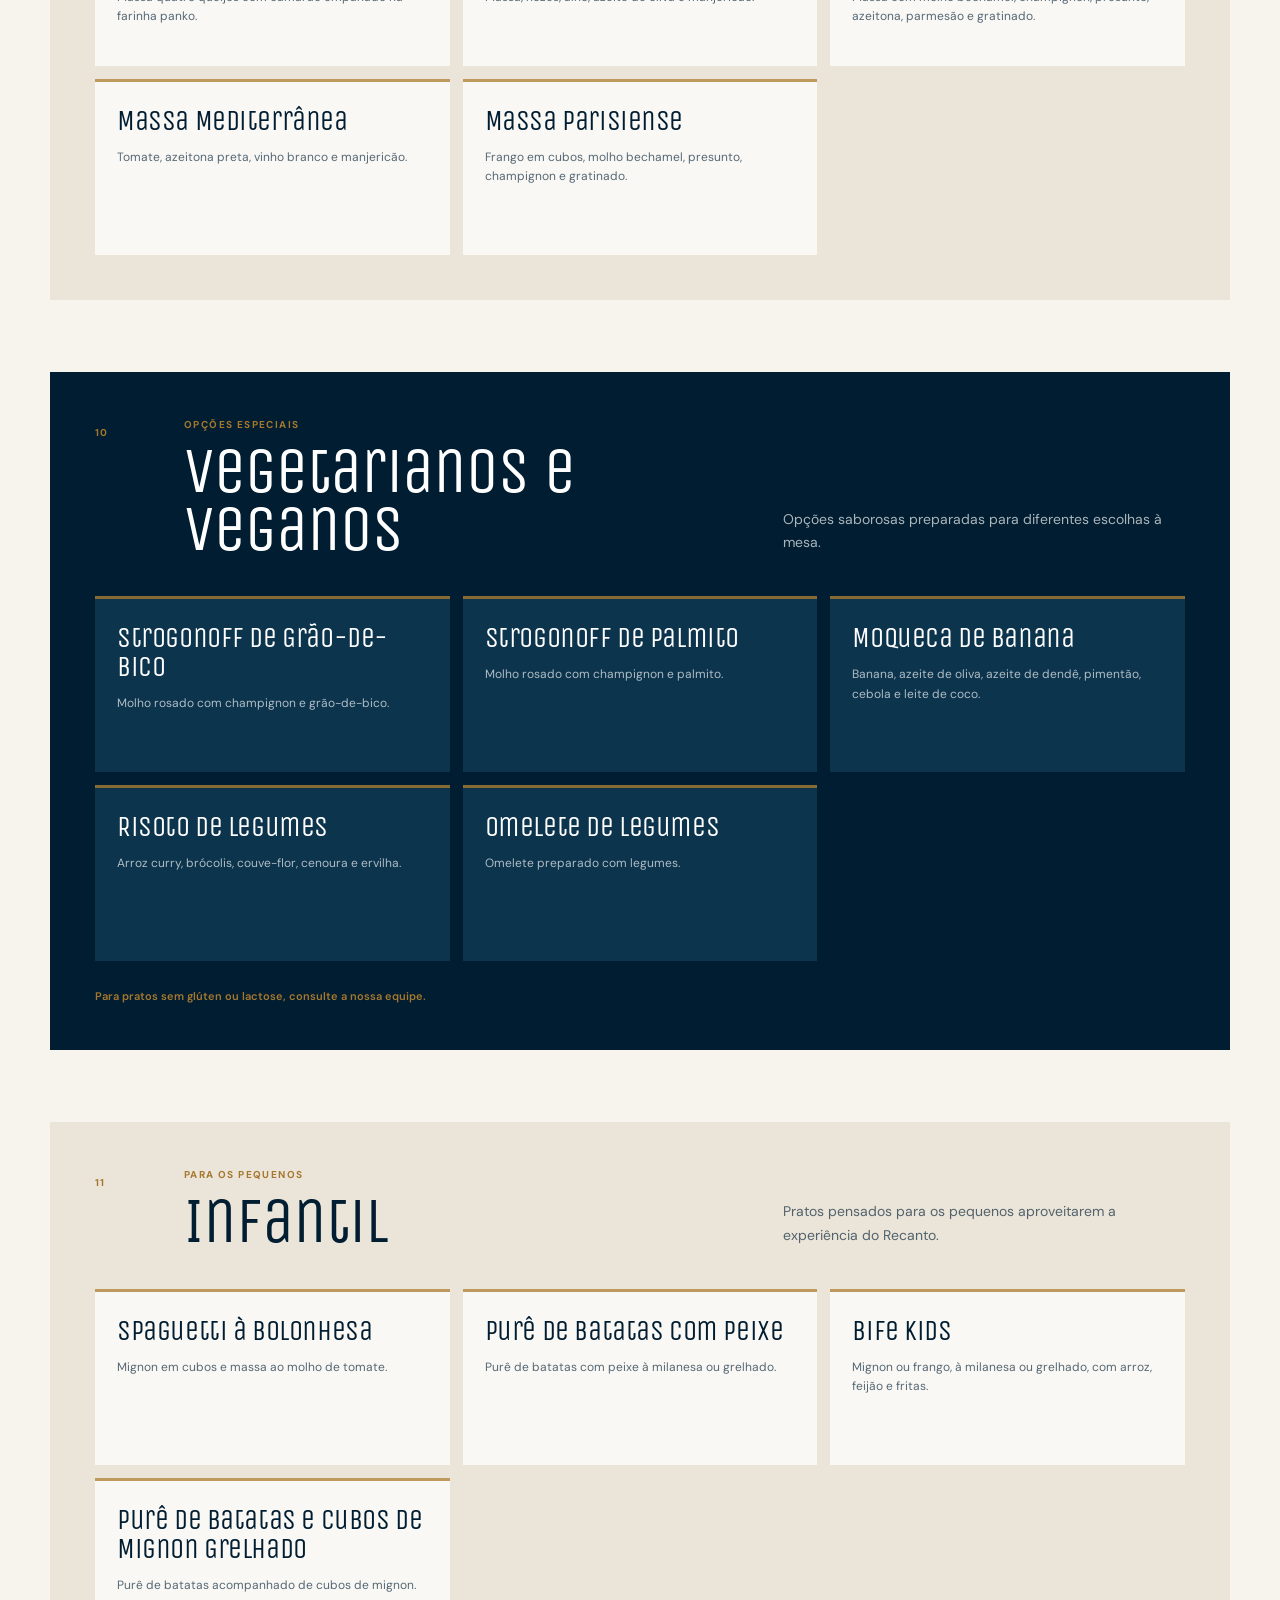
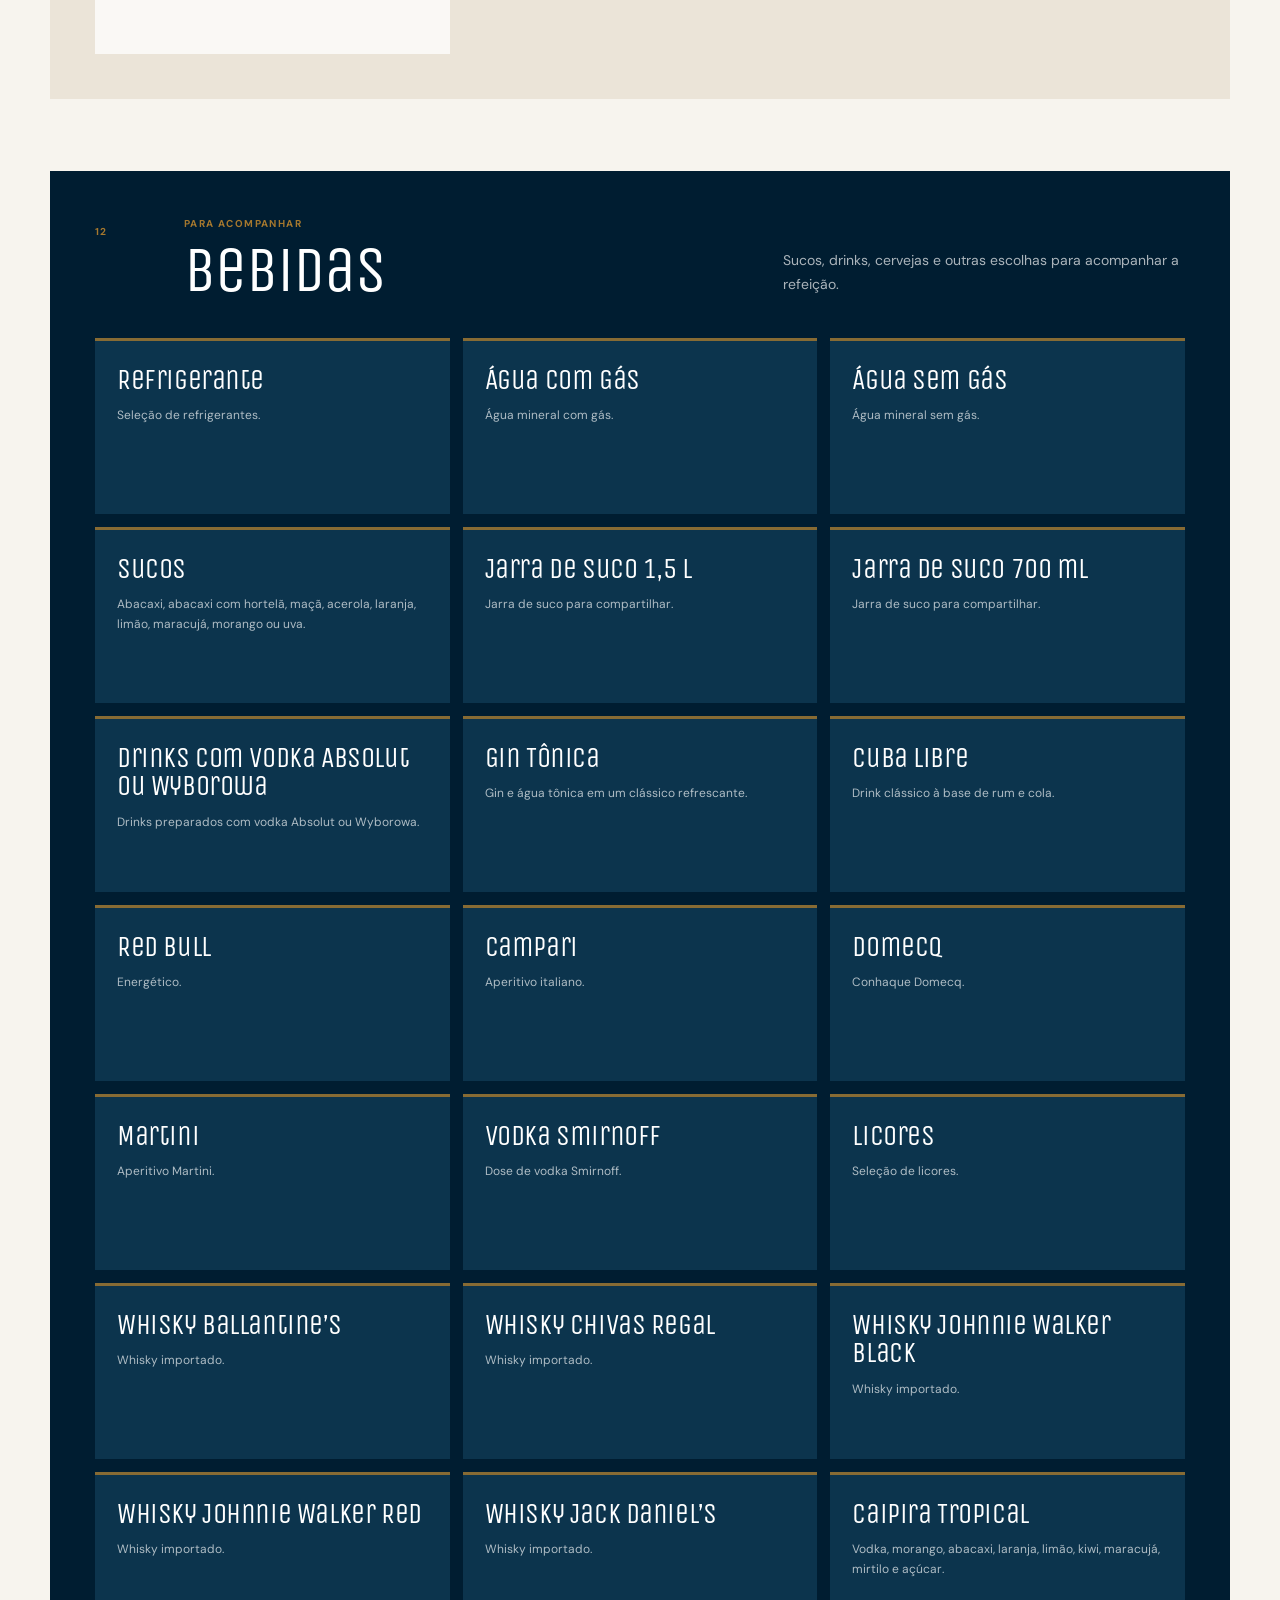
<file: cardapio.html>
<!DOCTYPE html>
<html lang="pt-BR">
<head>
  <meta charset="UTF-8" />
  <meta name="viewport" content="width=device-width, initial-scale=1.0" />
  <meta name="description" content="Cardápio completo do Recanto Fábio na Praia da Ilhota, em Itapema." />
  <title>Cardápio | Recanto Fábio</title>
  <link rel="stylesheet" href="styles.css?v=site-20260903g" />
  <link rel="icon" type="image/png" href="assets/Icons/android-chrome-512x512.png" />
</head>
<body class="cardapio-page cardapio-redesign">
  <header class="site-header menu-site-header" id="topo">
    <a class="brand" href="index.html" aria-label="Recanto Fábio — início"><span><img src="assets/Icons/Logo_Restaurante_Recanto_Fábio_0,5.png" alt="Logotipo do Recanto Fábio" /></span></a>
    <button class="menu-toggle" type="button" aria-expanded="false" aria-controls="main-nav"><span></span><span></span><span></span><span class="sr-only">Abrir menu</span></button>
    <nav class="main-nav" id="main-nav" aria-label="Principal"><a href="index.html">Início</a><a href="gastronomia.html" aria-current="page">Gastronomia</a><a href="recanto.html">O Recanto</a><a href="eventos.html">Eventos</a><a href="galeria.html">Galeria</a><a href="contato.html">Contato</a></nav>
    <a class="header-action" href="https://wa.me/5547988638713" target="_blank" rel="noreferrer">WhatsApp</a>
  </header>

  <main class="menu-page">
    <section class="menu-hero-new" aria-labelledby="menu-title">
      <div class="menu-hero-new-image"></div><div class="menu-hero-new-shade"></div>
      <div class="menu-hero-new-content page-width">
        <p class="menu-kicker">Recanto Fábio · Praia da Ilhota</p>
        <h1 id="menu-title">NOSSO<br /><span>CARDÁPIO</span></h1>
        <p class="menu-hero-new-copy">Peixes, camarões, lagostas e receitas da casa em um menu completo para explorar com calma.</p>
        <div class="menu-hero-new-actions"><a class="menu-button menu-button-gold" href="#menu-completo">Ver todos os pratos <span>↓</span></a><a class="menu-button menu-button-ghost" href="https://wa.me/5547988638713" target="_blank" rel="noreferrer">Falar no WhatsApp <span>↗</span></a></div>
        <div class="menu-hero-new-details" aria-label="Informações do restaurante"><p><strong>Todos os dias</strong><span>Das 11h às 23h</span></p><p><strong>Praia da Ilhota</strong><span>Itapema · Santa Catarina</span></p><p><strong>Informações e atendimento</strong><span>(47) 9 8863-8713</span></p></div>
      </div>
    </section>

    <section class="menu-welcome page-width"><div><p class="menu-kicker menu-kicker-blue">À mesa, com calma</p><h2>O SABOR DO<br /><span>NOSSO LITORAL.</span></h2></div><div class="menu-welcome-copy"><p>Todos os itens do cardápio estão aqui para inspirar a sua escolha. A disponibilidade pode variar conforme a pesca e a temporada.</p><a class="menu-text-link" href="#menu-completo">Explorar o menu completo <span>↓</span></a></div></section>

    <section class="menu-directory" aria-labelledby="directory-title"><div class="page-width"><div class="menu-section-heading"><div><p class="menu-kicker menu-kicker-blue">Navegue pelo menu</p><h2 id="directory-title">ENCONTRE O SEU<br /><span>PRATO FAVORITO.</span></h2></div></div><nav class="menu-directory-grid" data-menu-directory aria-label="Categorias do cardápio"></nav></div></section>

    <section class="menu-catalogue menu-catalogue-full" id="menu-completo" aria-labelledby="catalogue-title"><div class="page-width"><div class="menu-catalogue-top"><p class="menu-kicker menu-kicker-blue">Cardápio completo</p><h2 id="catalogue-title">ESCOLHA SEU<br /><span>MOMENTO À MESA.</span></h2><p>Conheça os pratos e suas descrições para escolher com calma. Consulte nossa equipe em caso de restrições alimentares.</p></div><div class="full-menu" data-full-menu></div></div></section>

    <section class="menu-final-cta"><div class="menu-final-cta-image"></div><div class="menu-final-cta-shade"></div><div class="menu-final-cta-content page-width"><p class="menu-kicker">Pronto para escolher?</p><h2>UMA EXPERIÊNCIA<br /><span>PARA COMPARTILHAR.</span></h2><p>Fale com a nossa equipe para informações e disponibilidade.</p><div class="menu-hero-new-actions"><a class="menu-button menu-button-gold" href="https://wa.me/5547988638713" target="_blank" rel="noreferrer">Falar no WhatsApp <span>↗</span></a><a class="menu-button menu-button-ghost" href="contato.html">Como chegar <span>↗</span></a></div></div></section>
  </main>

  <footer class="menu-footer"><div class="page-width menu-footer-main"><a class="menu-footer-brand" href="index.html" aria-label="Recanto Fábio — início"><img src="assets/Icons/Logo_Restaurante_Recanto_Fábio_0,5.png" alt="Logotipo do Recanto Fábio" /></a><p>Gastronomia, mar e encontros especiais<br />na Praia da Ilhota.</p><div class="menu-footer-links"><a href="https://www.instagram.com/recantorestaurantefabio/" target="_blank" rel="noreferrer">Instagram <span>↗</span></a><a href="https://www.google.com/maps/search/?api=1&query=Recanto+Fabio+Itapema" target="_blank" rel="noreferrer">R. 1106, 300 · Ilhota <span>↗</span></a><a href="https://wa.me/5547988638713" target="_blank" rel="noreferrer">WhatsApp (47) 9 8863-8713 <span>↗</span></a></div></div><div class="page-width menu-footer-bottom"><span>© <span id="year"></span> Recanto Fábio</span><span>Itapema · SC</span></div></footer>
  <script src="script.js?v=site-20260903b"></script>
  <script src="cardapio-data.js?v=menu-completo-20260903c"></script>
</body>
</html>
</file>
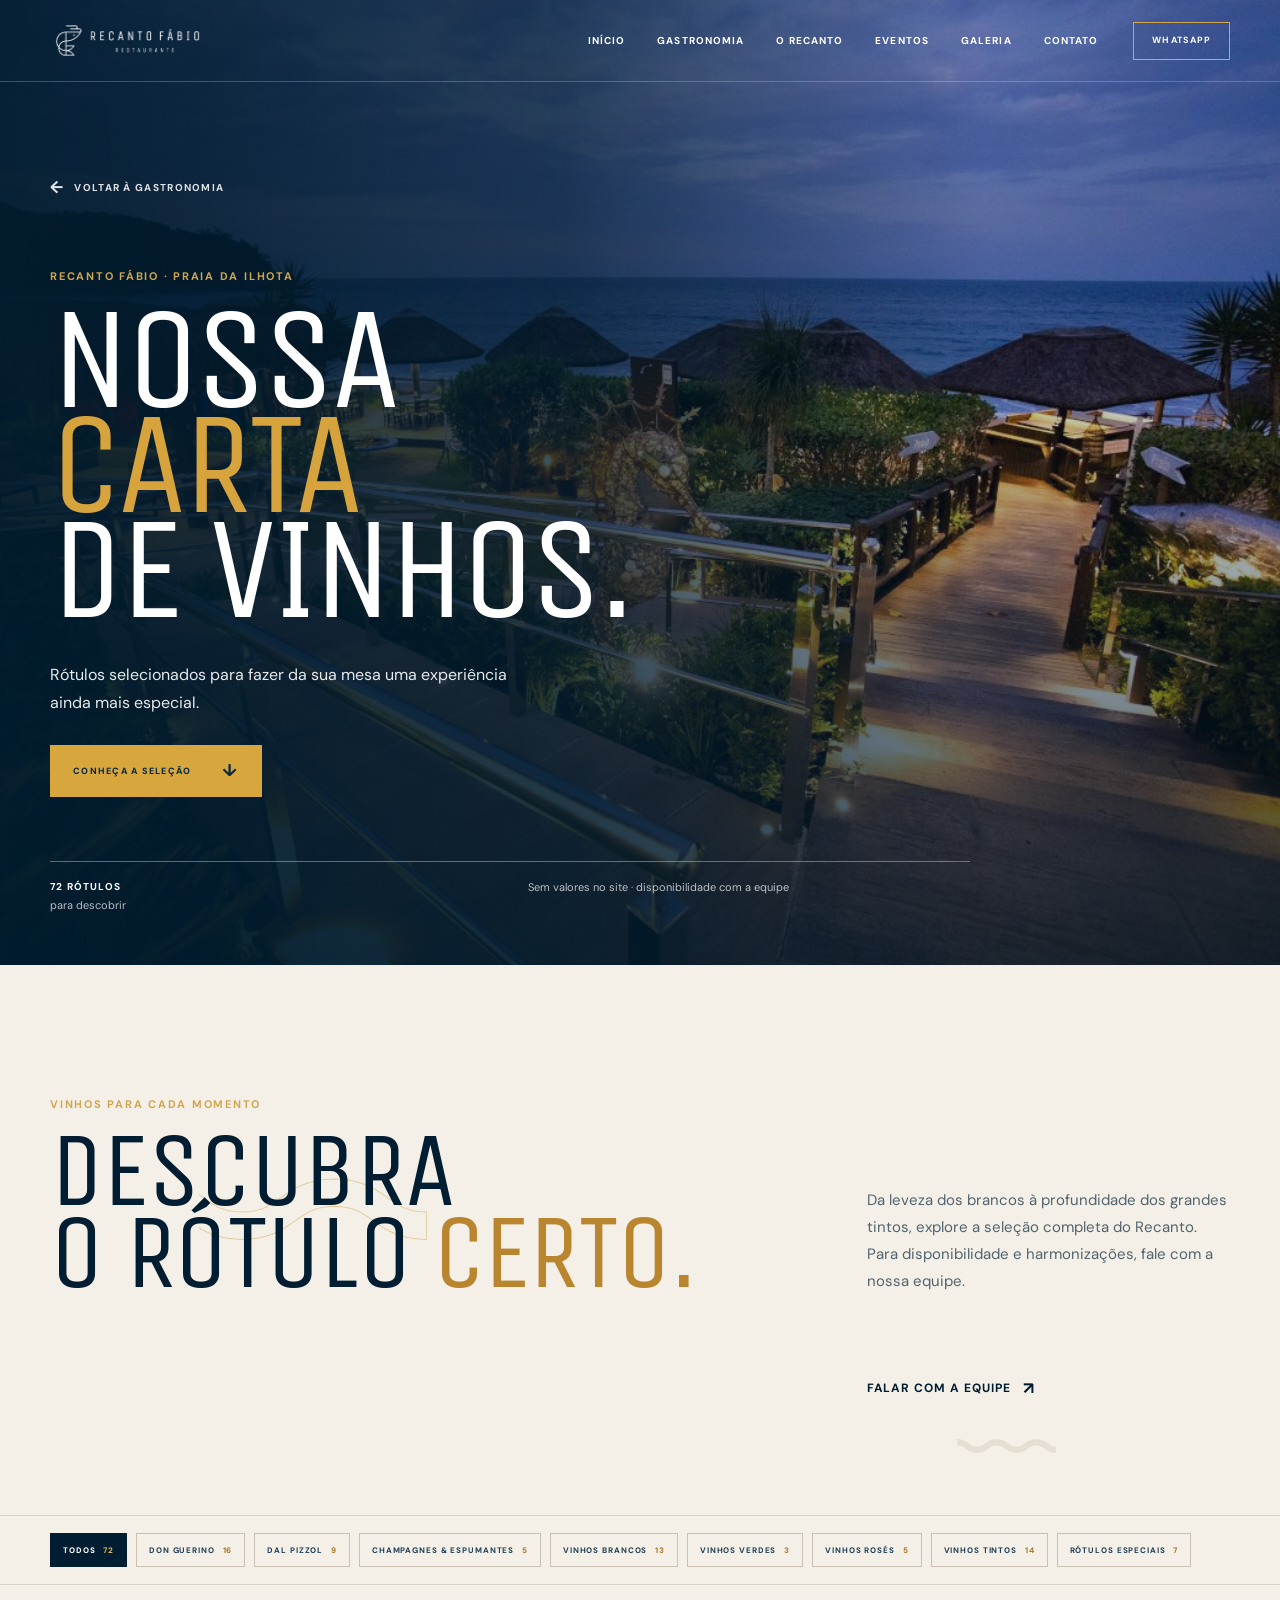
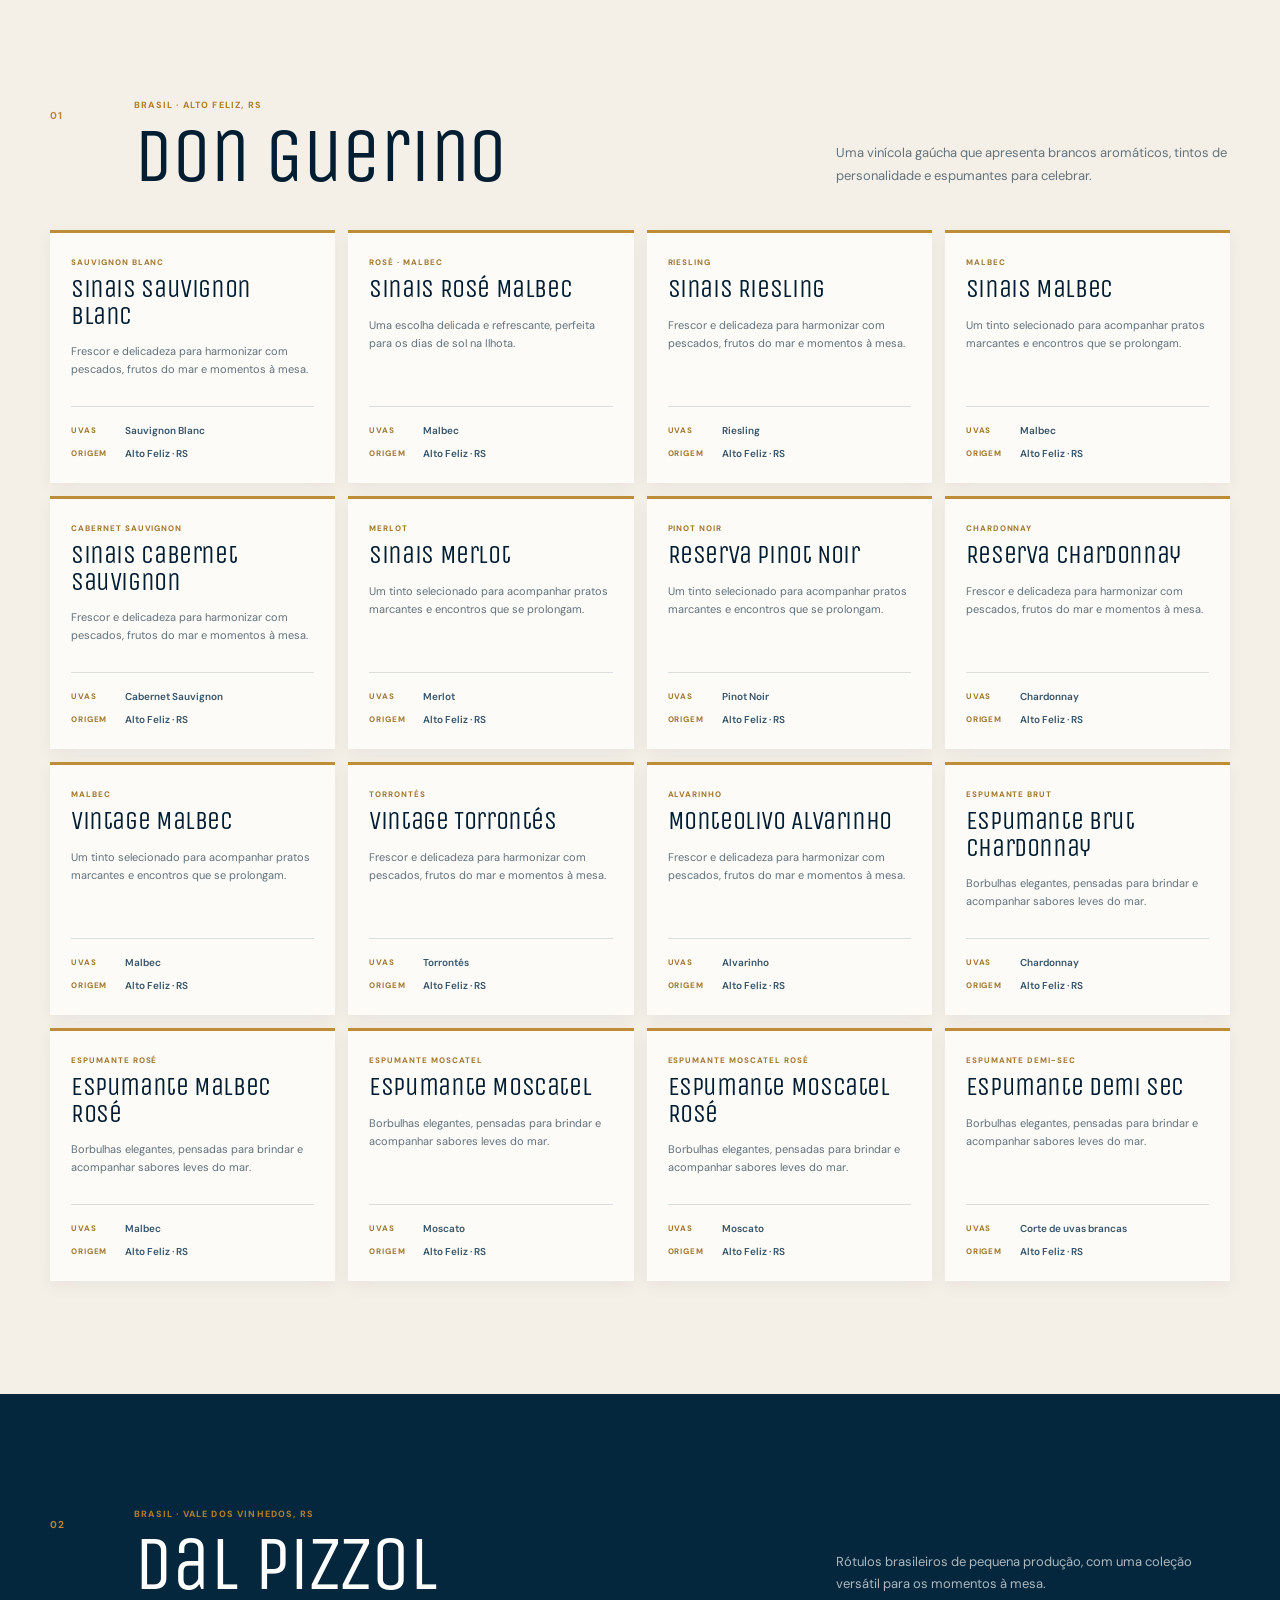
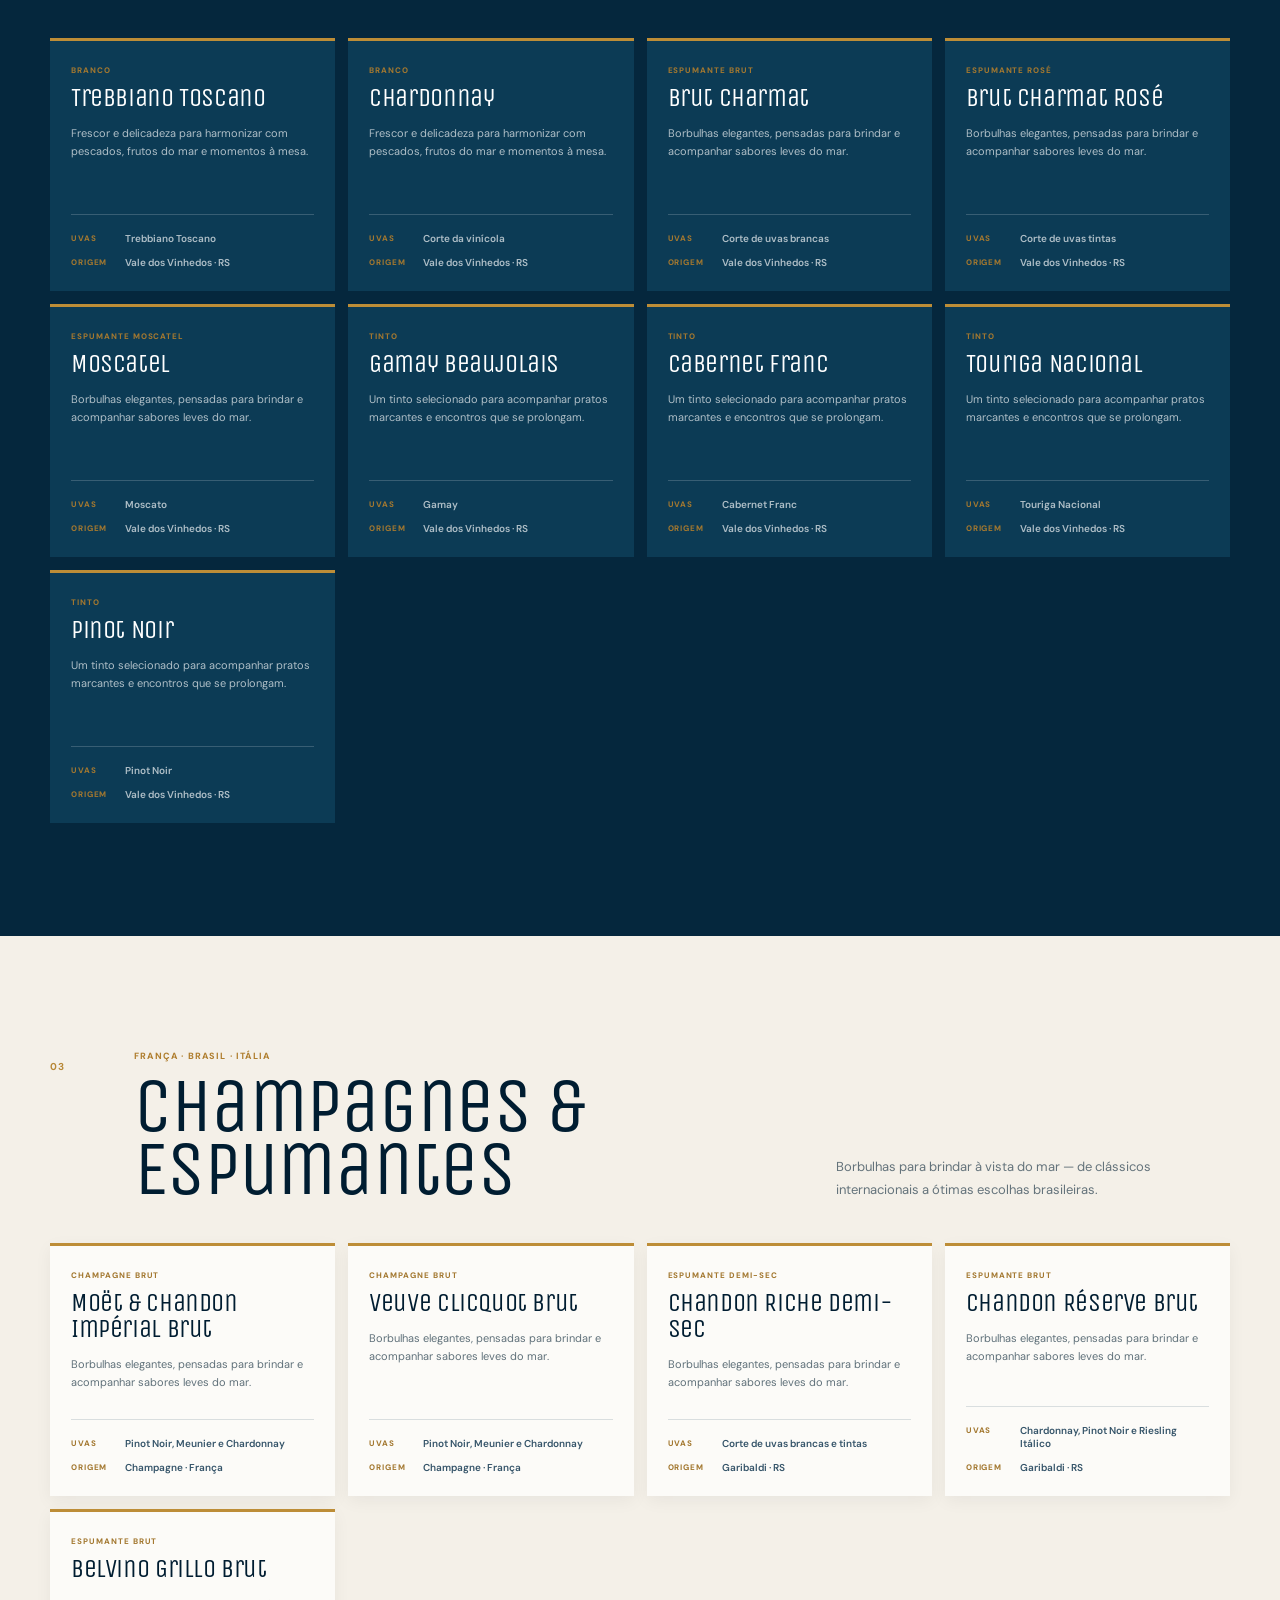
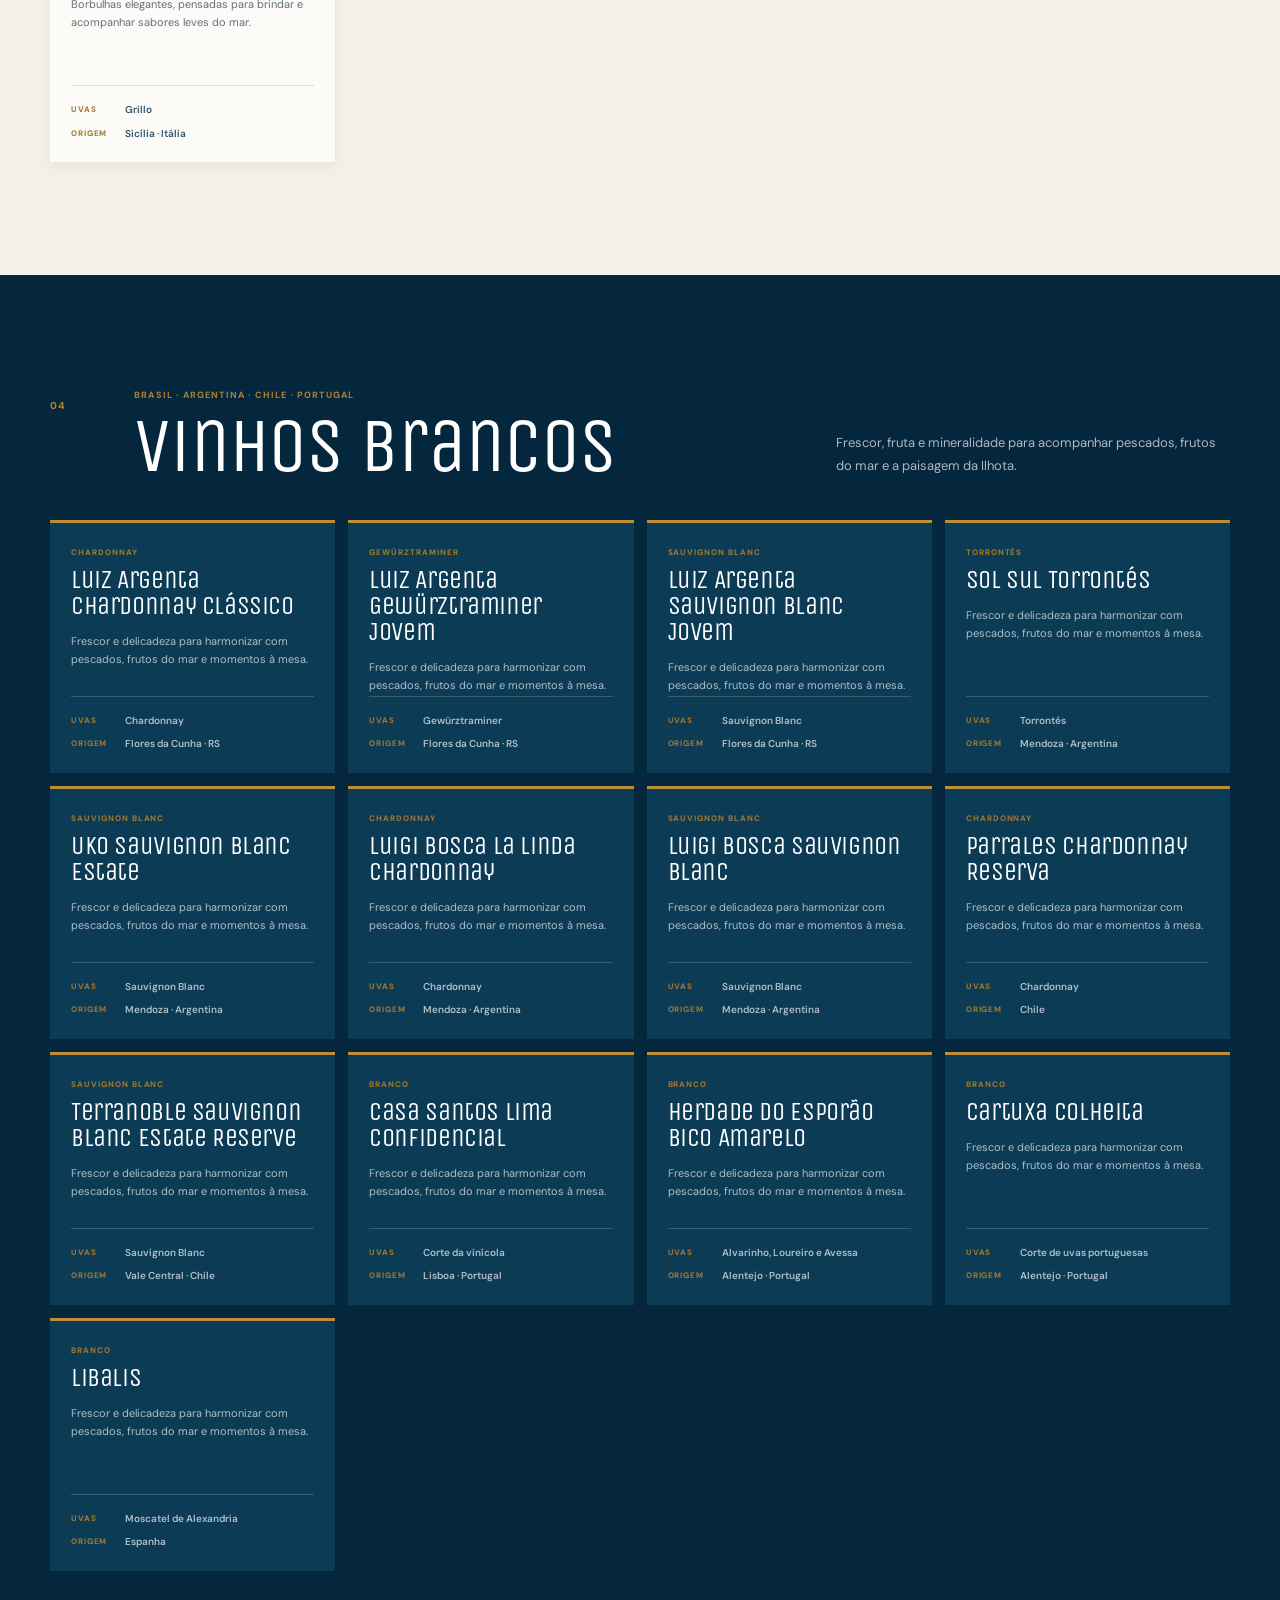
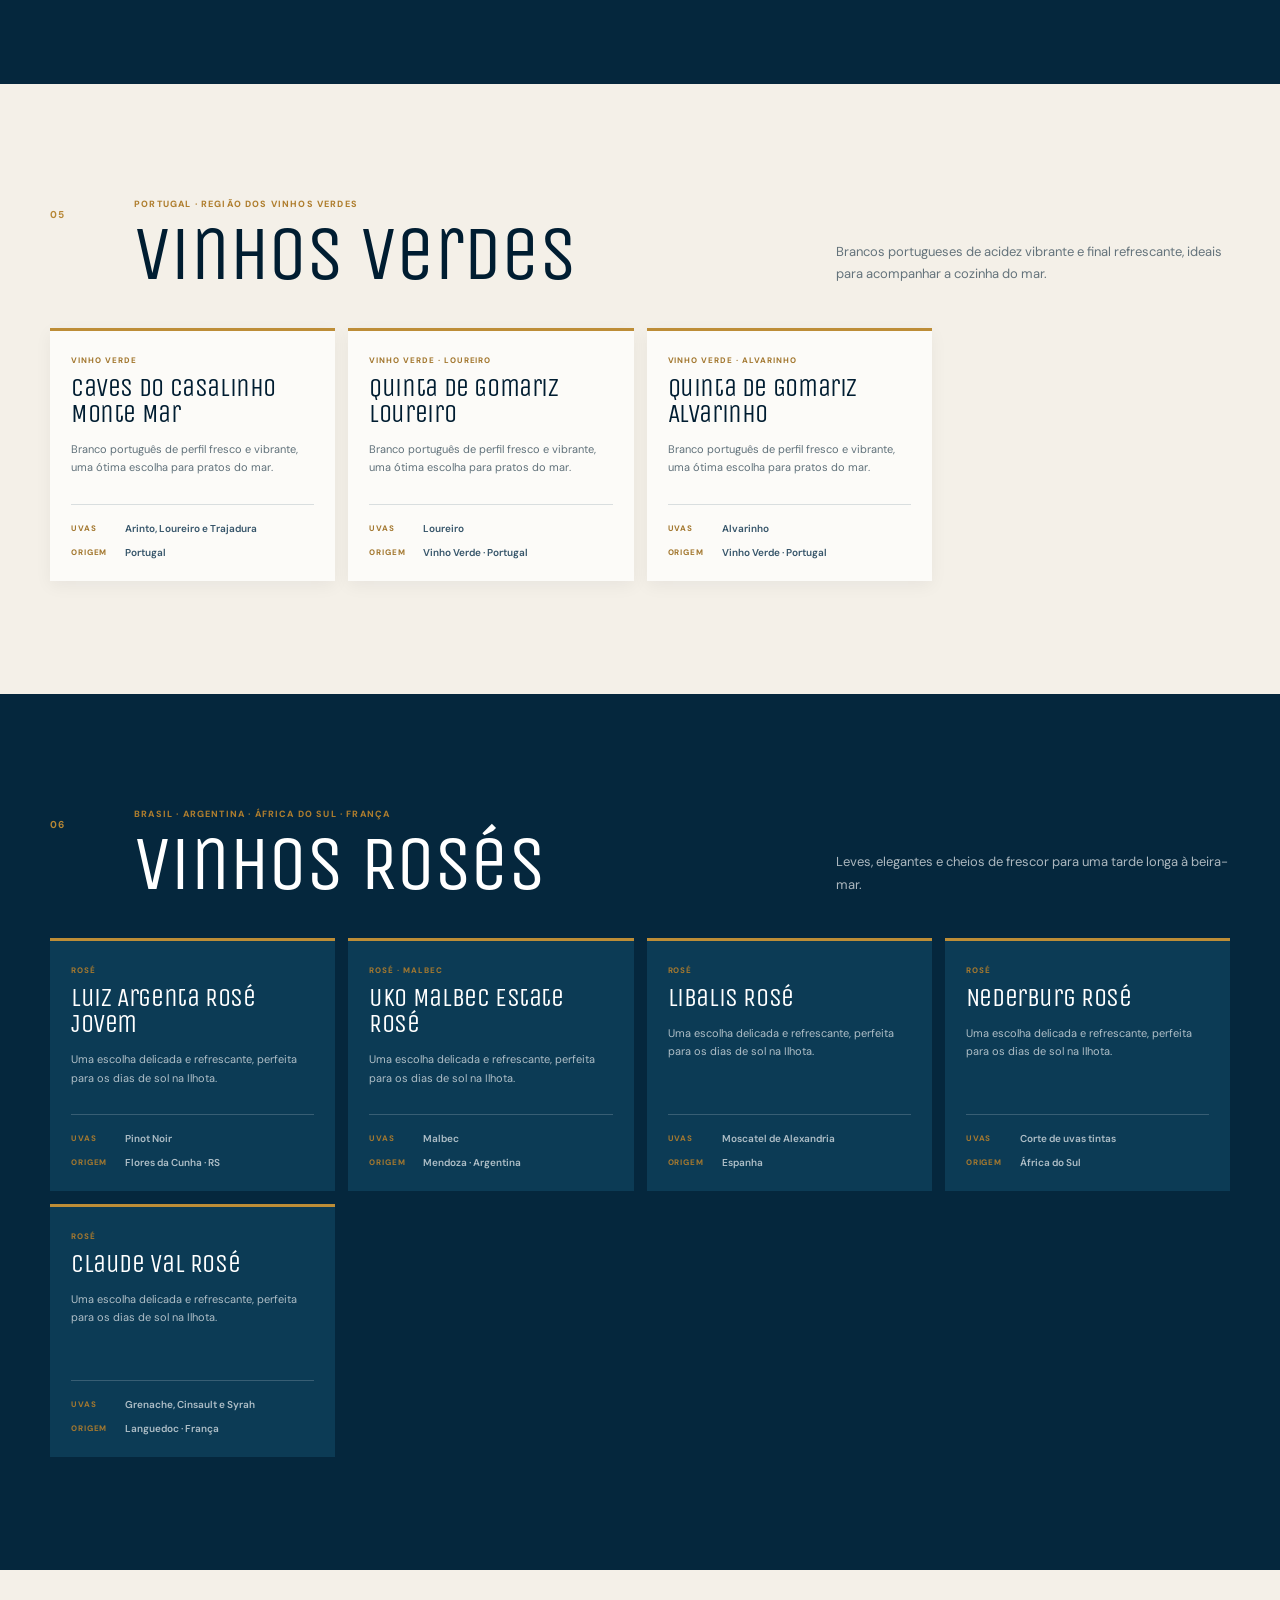
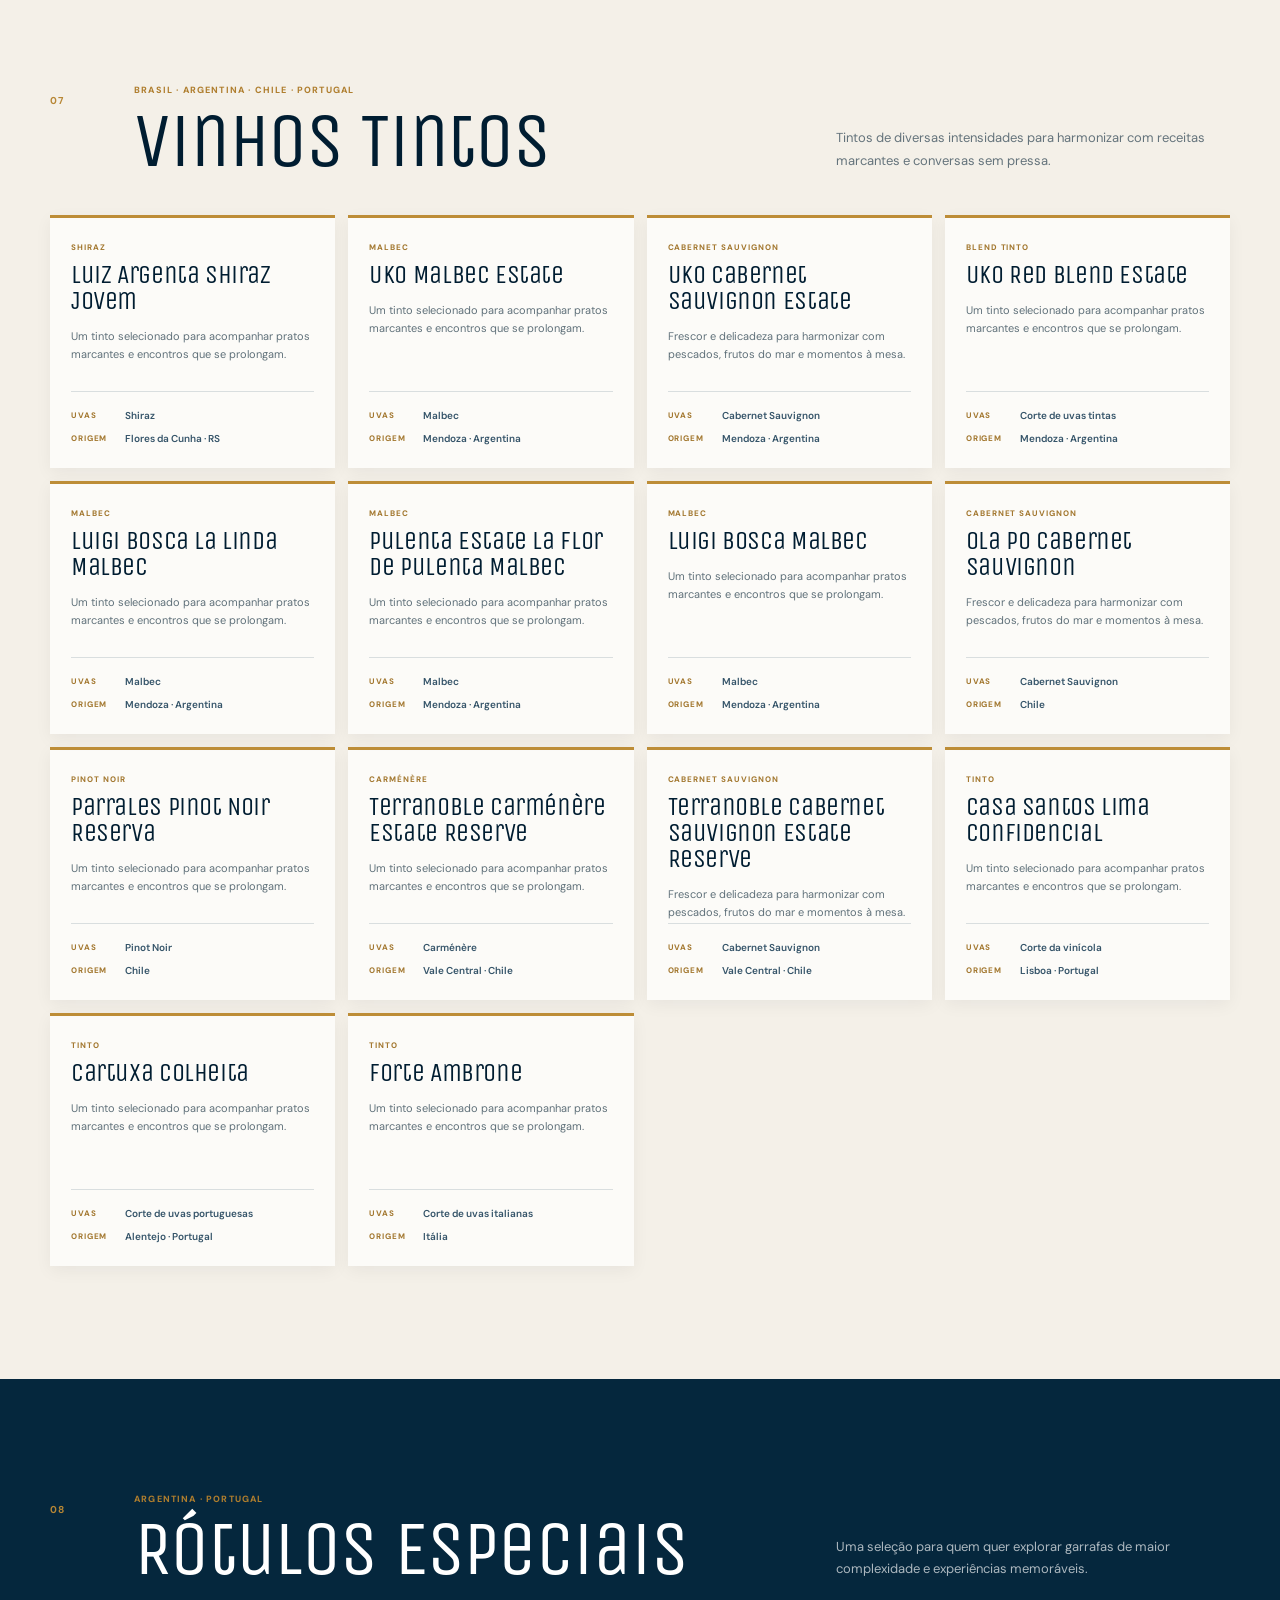
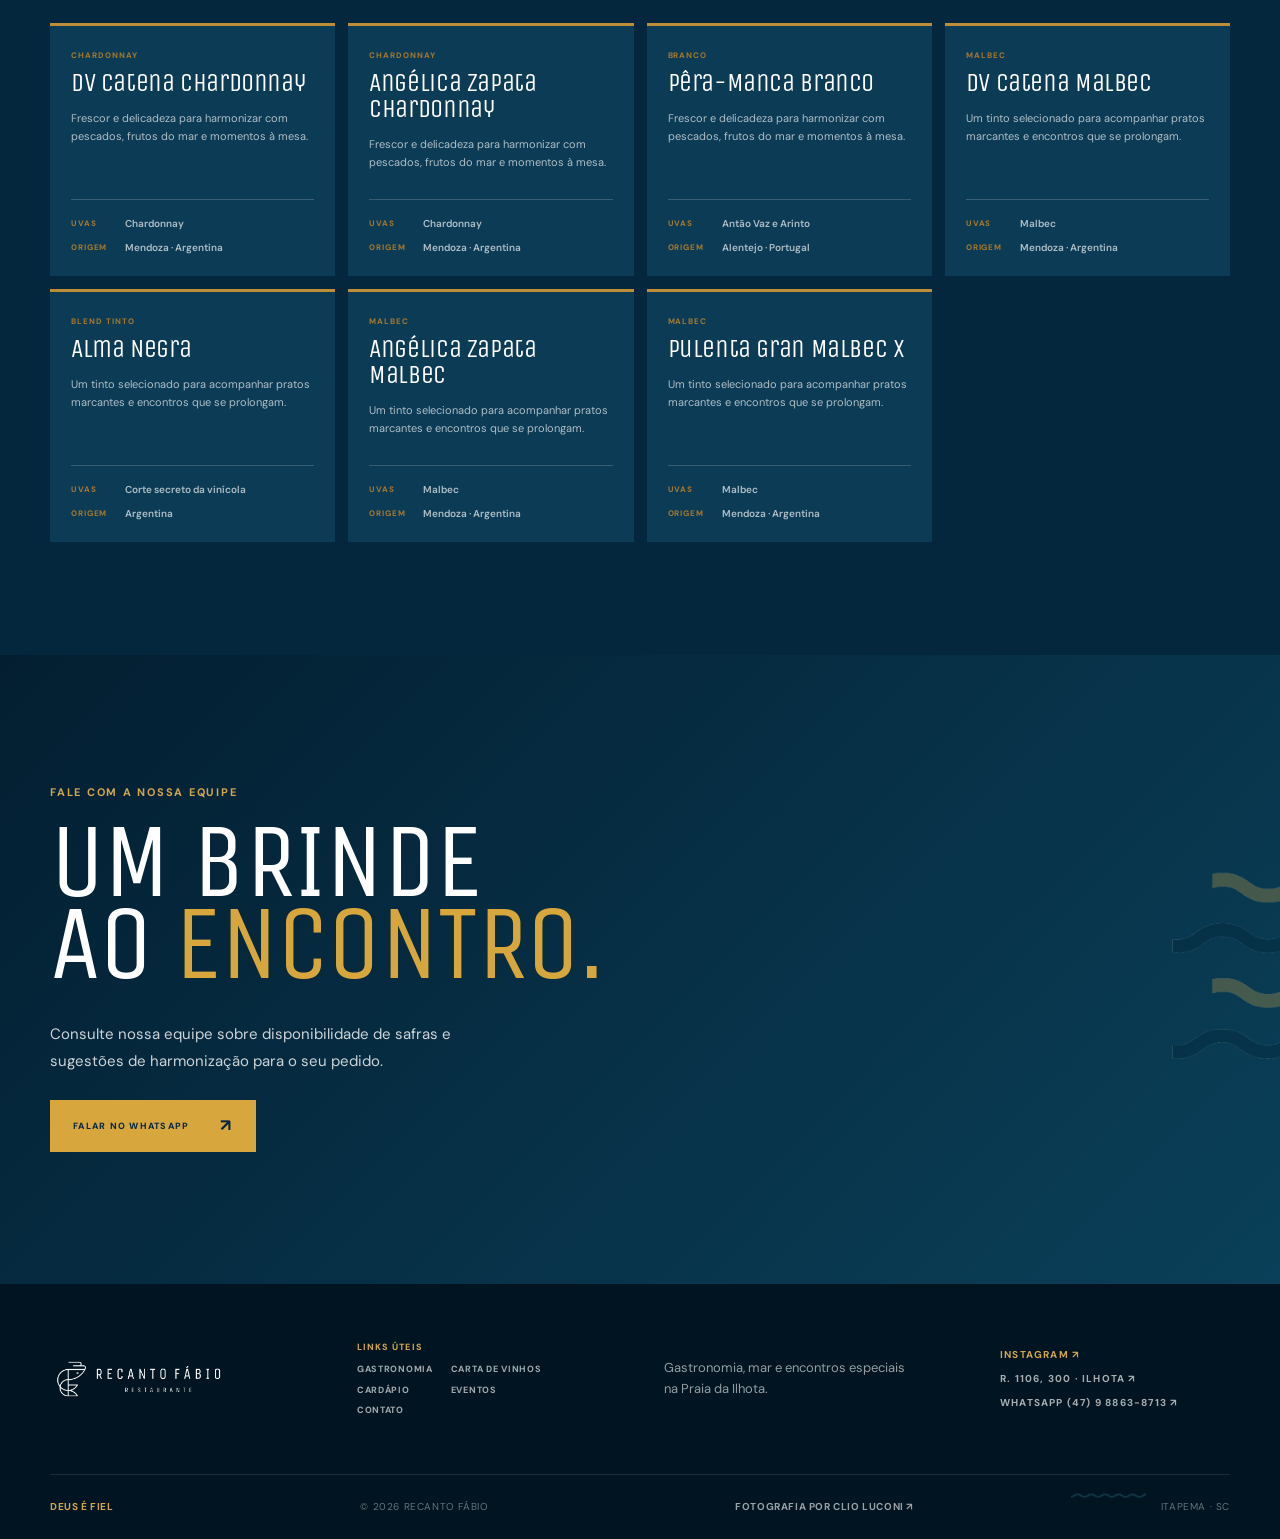
<file: carta-de-vinhos.html>
<!doctype html>
<html lang="pt-BR">
  <head>
    <meta charset="UTF-8" />
    <meta name="viewport" content="width=device-width, initial-scale=1.0" />
    <meta name="description" content="Carta de vinhos do Recanto Fábio, na Praia da Ilhota, em Itapema." />
    <title>Carta de Vinhos | Recanto Fábio</title>
    <link rel="stylesheet" href="styles.css?v=site-20260903g" />
    <link rel="icon" type="image/png" href="assets/Icons/android-chrome-512x512.png" />
  </head>
  <body class="wine-page">
    <header class="site-header" id="topo">
      <a class="brand" href="index.html" aria-label="Recanto Fábio - início">
        <span><img src="assets/Icons/Logo_Restaurante_Recanto_Fábio_0,5.png" alt="Logotipo do Recanto Fábio" /></span>
      </a>
      <button class="menu-toggle" type="button" aria-expanded="false" aria-controls="main-nav">
        <span></span><span></span><span></span><span class="sr-only">Abrir menu</span>
      </button>
      <nav class="main-nav" id="main-nav" aria-label="Principal">
        <a href="index.html">Início</a>
        <a href="gastronomia.html" aria-current="page">Gastronomia</a>
        <a href="recanto.html">O Recanto</a>
        <a href="eventos.html">Eventos</a>
        <a href="galeria.html">Galeria</a>
        <a href="contato.html">Contato</a>
      </nav>
      <a class="header-action" href="https://wa.me/5547988638713" target="_blank" rel="noreferrer">WhatsApp</a>
    </header>

    <main>
      <section class="wine-hero">
        <div class="wine-hero-media" style="background-image: url('assets/Images/Imagens redimensionas/CLF_5563.jpg');"></div>
        <div class="wine-hero-shade"></div>
        <div class="page-width wine-hero-content">
          <a class="page-back" href="gastronomia.html"><span>←</span> Voltar à gastronomia</a>
          <p class="eyebrow eyebrow-light">Recanto Fábio · Praia da Ilhota</p>
          <h1>NOSSA<br /><strong>CARTA</strong><br />DE VINHOS.</h1>
          <p>Rótulos selecionados para fazer da sua mesa uma experiência ainda mais especial.</p>
          <a class="wine-hero-button" href="#selecionar-vinhos">CONHEÇA A SELEÇÃO <span>↓</span></a>
          <div class="wine-hero-info">
            <span><b data-wine-count>72 rótulos</b> para descobrir</span>
            <span>Sem valores no site · disponibilidade com a equipe</span>
          </div>
        </div>
      </section>

      <section class="wine-intro page-width" id="selecionar-vinhos">
        <div>
          <p class="eyebrow">Vinhos para cada momento</p>
          <h2>DESCUBRA<br />O RÓTULO <em>CERTO.</em></h2>
        </div>
        <p>Da leveza dos brancos à profundidade dos grandes tintos, explore a seleção completa do Recanto. Para disponibilidade e harmonizações, fale com a nossa equipe.</p>
        <a class="text-link" href="https://wa.me/5547988638713" target="_blank" rel="noreferrer">Falar com a equipe <span>↗</span></a>
      </section>

      <nav class="wine-filters-wrap" aria-label="Filtrar a carta de vinhos">
        <div class="page-width wine-filters" data-wine-filters></div>
      </nav>

      <div data-wine-catalogue></div>

      <section class="wine-contact">
        <div class="page-width wine-contact-inner">
          <p class="eyebrow eyebrow-light">Fale com a nossa equipe</p>
          <h2>UM BRINDE<br />AO <em>ENCONTRO.</em></h2>
          <p>Consulte nossa equipe sobre disponibilidade de safras e sugestões de harmonização para o seu pedido.</p>
          <a class="wine-contact-button" href="https://wa.me/5547988638713" target="_blank" rel="noreferrer">FALAR NO WHATSAPP <span>↗</span></a>
        </div>
      </section>
    </main>

    <footer class="site-footer">
      <div class="page-width footer-main">
        <a class="brand brand-footer" href="index.html"><span><img src="assets/Icons/Logo_Restaurante_Recanto_Fábio_0,5.png" alt="Logotipo do Recanto Fábio" /></span></a>
        <p>Gastronomia, mar e encontros especiais<br />na Praia da Ilhota.</p>
        <div class="footer-links">
          <a href="https://www.instagram.com/recantorestaurantefabio/" target="_blank" rel="noreferrer">Instagram ↗</a>
          <a href="https://www.google.com/maps/search/?api=1&query=Recanto+Fabio+Itapema" target="_blank" rel="noreferrer">R. 1106, 300 · Ilhota ↗</a>
          <a href="https://wa.me/5547988638713" target="_blank" rel="noreferrer">WhatsApp (47) 9 8863-8713 ↗</a>
        </div>
      </div>
      <div class="page-width footer-bottom"><span>© <span id="year"></span> Recanto Fábio</span><span>Itapema · SC</span></div>
    </footer>
    <script src="script.js?v=site-20260903b"></script>
    <script src="carta-vinhos-data.js?v=site-20260903a"></script>
  </body>
</html>
</file>
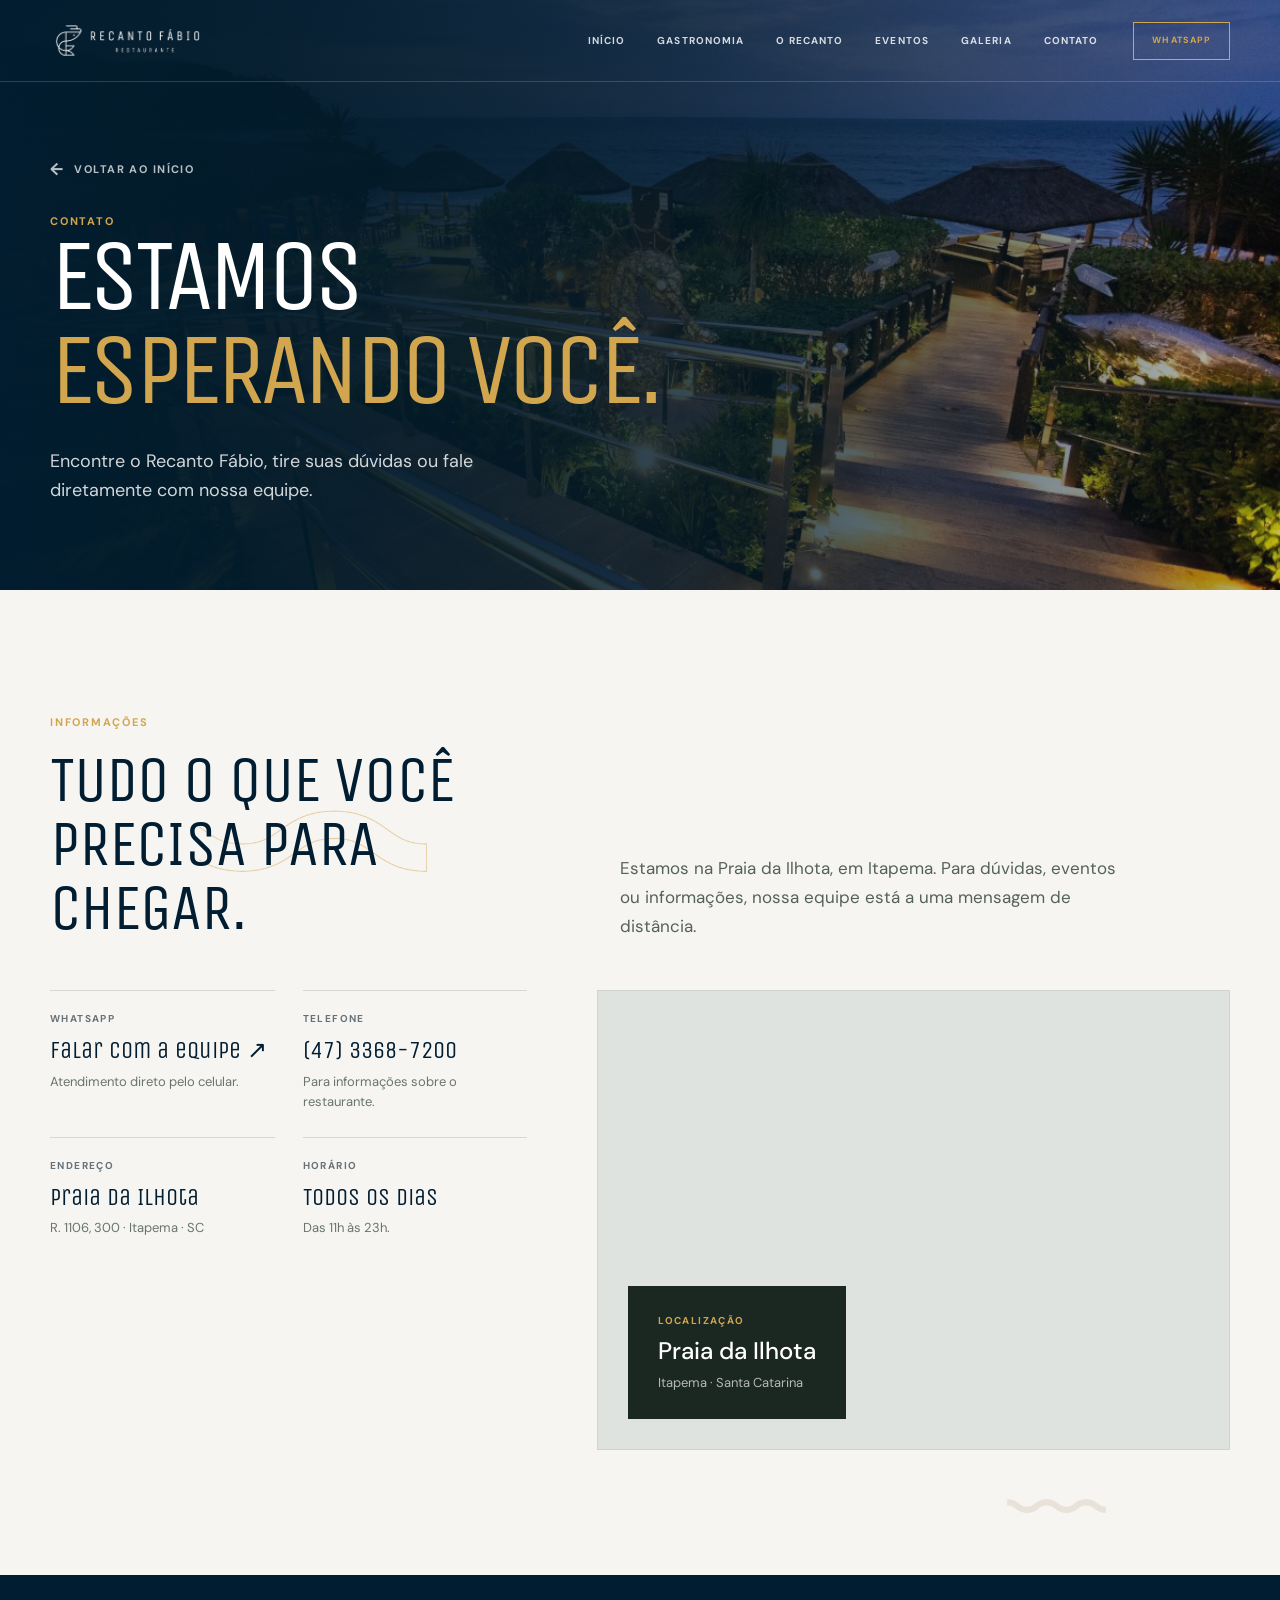
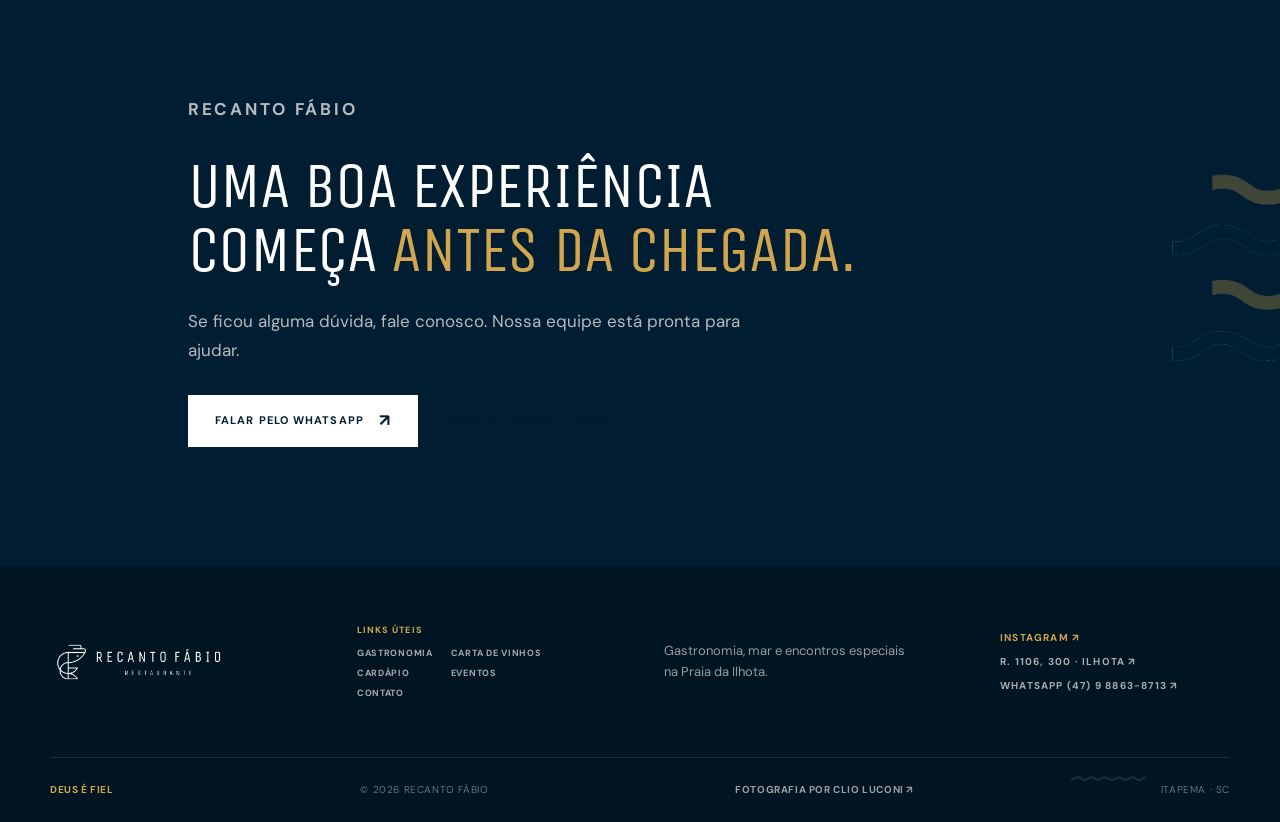
<file: contato.html>
<!doctype html>
<html lang="pt-BR">
  <head>
    <meta charset="UTF-8" />
    <meta name="viewport" content="width=device-width, initial-scale=1.0" />

    <meta
      name="description"
      content="Entre em contato com o Recanto Fábio. Veja endereço, horários, telefone, WhatsApp e como chegar."
    />

    <title>Contato | Recanto Fábio</title>

    <link rel="preconnect" href="https://fonts.googleapis.com" />
    <link rel="preconnect" href="https://fonts.gstatic.com" crossorigin />

    <link rel="icon" type="image/png" href="assets/Icons/android-chrome-512x512.png">

    <link
      href="https://fonts.googleapis.com/css2?family=DM+Sans:wght@400;500;600;700&family=Playfair+Display:ital,wght@0,500;0,600;0,700;1,500&display=swap"
      rel="stylesheet"
    />

    <link rel="stylesheet" href="styles.css?v=site-20260903g" />

    <style>
      /* =========================================================
         CONTATO
         ========================================================= */

      .contact-page {
        background: var(--cream);
      }

      /* =========================================================
         HERO
         ========================================================= */

      .contact-hero {
        position: relative;

        min-height: 590px;

        display: flex;
        align-items: flex-end;

        overflow: hidden;

        background: var(--deep);
        color: #fff;
      }

      .contact-hero-media {
        position: absolute;
        inset: 0;

        background:
          linear-gradient(
            90deg,
            rgba(10, 23, 17, 0.9) 0%,
            rgba(10, 23, 17, 0.55) 50%,
            rgba(10, 23, 17, 0.15) 100%
          ),
          url("assets/Images/Imagens redimensionas/CLF_5563.jpg") center / cover no-repeat;
      }

      .contact-hero-content {
        position: relative;
        z-index: 1;

        width: min(1180px, calc(100% - 64px));
        margin: 0 auto;

        padding: 145px 0 85px;
      }

      .page-back {
        display: inline-flex;
        align-items: center;
        gap: 10px;

        margin-bottom: 30px;

        color: rgba(255, 255, 255, 0.72);

        font-size: 11px;
        font-weight: 700;

        letter-spacing: 0.13em;
        text-transform: uppercase;

        transition: color 0.2s;
      }

      .page-back:hover {
        color: #fff;
      }

      .page-back span {
        font-size: 17px;
      }

      .contact-hero h1 {
        max-width: 850px;

        margin: 0;

        font-family: var(--font-display);

        font-size: clamp(55px, 8vw, 105px);
        font-weight: 500;

        letter-spacing: -0.055em;
        line-height: 0.92;
      }

      .contact-hero h1 span {
        color: var(--gold);
        font-weight: 500;
      }

      .contact-hero-copy {
        max-width: 520px;

        margin: 30px 0 0;

        color: rgba(255, 255, 255, 0.82);

        font-size: 18px;
        line-height: 1.6;
      }

      /* =========================================================
         RESUMO DE CONTATO
         ========================================================= */

      .contact-summary {
        padding: 125px 0;
      }

      .contact-summary-heading {
        display: grid;
        grid-template-columns: minmax(0, .9fr) minmax(0, 1.1fr);
        gap: 70px;
      }

      .contact-summary-heading h2 {
        margin: 18px 0 0;
      }

      .contact-summary-heading > p:not(.eyebrow) {
        align-self: end;
        max-width: 510px;
        margin: 0;

        color: #536259;
        font-size: 17px;
        line-height: 1.7;
      }

      .contact-summary-grid {
        display: grid;
        grid-template-columns: minmax(0, .86fr) minmax(0, 1.14fr);
        gap: 70px;
        margin-top: 50px;
      }

      .contact-summary-details {
        display: grid;
        grid-template-columns: repeat(2, minmax(0, 1fr));
        align-content: start;
        gap: 0 28px;
      }

      .contact-summary-card {
        min-width: 0;
        padding: 20px 0 24px;

        border-top: 1px solid var(--line);
      }

      .contact-summary-card span,
      .contact-summary-card strong,
      .contact-summary-card a,
      .contact-summary-card small {
        display: block;
      }

      .contact-summary-card span {
        margin-bottom: 10px;

        color: var(--muted);
        font-size: 10px;
        font-weight: 700;
        letter-spacing: .14em;
        text-transform: uppercase;
      }

      .contact-summary-card strong,
      .contact-summary-card a {
        color: var(--deep);
        font-family: var(--font-display);
        font-size: 24px;
        font-weight: 400;
        line-height: 1.12;
      }

      .contact-summary-card a:hover {
        color: var(--gold-dark);
      }

      .contact-summary-card small {
        margin-top: 8px;

        color: #68756e;
        font-size: 13px;
        line-height: 1.55;
      }

      .contact-summary-map .map-wrapper {
        height: 100%;
        min-height: 460px;
      }

      /* =========================================================
         CONTATO PRINCIPAL
         ========================================================= */

      .contact-main {
        padding: 125px 0 140px;
      }

      .contact-main-grid {
        display: grid;

        grid-template-columns: 100px 1.15fr 0.85fr;

        gap: 38px;
      }

      .contact-main-content {
        grid-column: 2 / 4;

        display: grid;

        grid-template-columns: 1fr 1fr;

        gap: 80px;
      }

      .contact-main-copy h2 {
        max-width: 700px;

        margin: 18px 0 25px;
      }

      .contact-main-copy > p:not(.eyebrow) {
        max-width: 580px;

        margin: 0;

        color: #536259;

        font-size: 17px;
        line-height: 1.7;
      }

      /* =========================================================
         DADOS DE CONTATO
         ========================================================= */

      .contact-details {
        display: grid;

        gap: 0;
      }

      .contact-detail {
        padding: 23px 0;

        border-top: 1px solid var(--line);
      }

      .contact-detail:last-child {
        border-bottom: 1px solid var(--line);
      }

      .contact-detail-label {
        display: block;

        margin-bottom: 8px;

        color: var(--muted);

        font-size: 10px;
        font-weight: 700;

        letter-spacing: 0.14em;
        text-transform: uppercase;
      }

      .contact-detail a,
      .contact-detail strong {
        color: var(--deep);

        font-family: var(--display);

        font-size: 25px;
        font-weight: 500;
      }

      .contact-detail a {
        transition: color 0.2s;
      }

      .contact-detail a:hover {
        color: var(--gold-dark);
      }

      .contact-detail small {
        display: block;

        margin-top: 5px;

        color: #68756e;

        font-size: 13px;
        line-height: 1.5;
      }

      /* =========================================================
         MAPA
         ========================================================= */

      .map-section {
        padding-bottom: 130px;
      }

      .map-head {
        display: grid;

        grid-template-columns: 100px 1fr;

        gap: 38px;

        margin-bottom: 50px;
      }

      .map-title h2 {
        max-width: 700px;

        margin: 18px 0 0;
      }

      .map-wrapper {
        position: relative;

        width: 100%;
        height: 560px;

        overflow: hidden;

        background: #dfe3df;

        border: 1px solid rgba(19, 48, 36, 0.08);
      }

      .map-wrapper iframe {
        width: 100%;
        height: 100%;

        display: block;

        border: 0;

        filter: saturate(0.82);
      }

      .map-overlay {
        position: absolute;

        left: 30px;
        bottom: 30px;

        max-width: 350px;

        padding: 27px 30px;

        background: rgba(10, 23, 17, 0.92);

        color: #fff;

        backdrop-filter: blur(10px);
      }

      .map-overlay span {
        display: block;

        margin-bottom: 8px;

        color: var(--gold);

        font-size: 10px;
        font-weight: 700;

        letter-spacing: 0.14em;
        text-transform: uppercase;
      }

      .map-overlay strong {
        display: block;

        font-family: var(--display);

        font-size: 24px;
        font-weight: 500;

        line-height: 1.15;
      }

      .map-overlay p {
        margin: 8px 0 0;

        color: rgba(255, 255, 255, 0.68);

        font-size: 13px;
        line-height: 1.5;
      }

      /* =========================================================
         HORÁRIOS
         ========================================================= */

      .hours-section {
        padding: 120px 0;

        background: var(--sand);
      }

      .hours-grid {
        display: grid;

        grid-template-columns: 100px 1fr 1fr;

        gap: 38px;
      }

      .hours-content {
        grid-column: 2 / 4;

        display: grid;

        grid-template-columns: 1fr 1fr;

        gap: 80px;
      }

      .hours-copy h2 {
        margin: 18px 0 25px;
      }

      .hours-copy p:not(.eyebrow) {
        max-width: 520px;

        margin: 0;

        color: #536259;

        font-size: 16px;
        line-height: 1.7;
      }

      .hours-list {
        display: grid;

        gap: 0;
      }

      .hours-row {
        display: grid;

        grid-template-columns: 1fr auto;

        gap: 30px;

        padding: 17px 0;

        border-top: 1px solid rgba(19, 48, 36, 0.15);
      }

      .hours-row:last-child {
        border-bottom: 1px solid rgba(19, 48, 36, 0.15);
      }

      .hours-row span:first-child {
        color: var(--deep);

        font-size: 14px;
        font-weight: 600;
      }

      .hours-row span:last-child {
        color: #536259;

        font-size: 14px;

        text-align: right;
      }

      /* =========================================================
         REDES SOCIAIS
         ========================================================= */

      .social-section {
        padding: 125px 0;
      }

      .social-grid {
        display: grid;

        grid-template-columns: 100px 1fr 1fr;

        gap: 38px;
      }

      .social-content {
        grid-column: 2 / 4;

        display: grid;

        grid-template-columns: 1fr 1fr;

        gap: 80px;
      }

      .social-copy h2 {
        margin: 18px 0 25px;
      }

      .social-copy p:not(.eyebrow) {
        max-width: 530px;

        margin: 0;

        color: #536259;

        font-size: 16px;
        line-height: 1.7;
      }

      .social-links {
        display: grid;

        align-content: start;

        gap: 0;
      }

      .social-link {
        display: flex;

        align-items: center;
        justify-content: space-between;

        padding: 22px 0;

        border-top: 1px solid var(--line);

        color: var(--deep);

        transition: color 0.2s;
      }

      .social-link:last-child {
        border-bottom: 1px solid var(--line);
      }

      .social-link:hover {
        color: var(--gold-dark);
      }

      .social-link strong {
        font-family: var(--display);

        font-size: 23px;
        font-weight: 500;
      }

      .social-link span {
        font-size: 18px;
      }

      /* =========================================================
         CTA WHATSAPP
         ========================================================= */

      .contact-cta {
        padding: 120px 0;

        background: var(--deep);

        color: #fff;
      }

      .contact-cta-grid {
        display: grid;

        grid-template-columns: 100px 1fr;

        gap: 38px;
      }

      .contact-cta-content {
        grid-column: 2;
        max-width: 850px;
      }

      .contact-cta-content h2 {
        max-width: 800px;

        margin: 18px 0 25px;
      }

      .contact-cta-content p {
        max-width: 580px;

        margin: 0 0 30px;

        color: rgba(255, 255, 255, 0.7);

        font-size: 17px;
        line-height: 1.7;
      }

      .contact-cta-actions {
        display: flex;

        align-items: center;

        gap: 25px;
      }

      /* =========================================================
         RESPONSIVO
         ========================================================= */

      @media (max-width: 800px) {

        .contact-hero {
          min-height: 590px;
        }

        .contact-hero-content {
          width: min(100% - 40px, 620px);

          padding: 125px 0 65px;
        }

        .contact-hero h1 {
          font-size: clamp(50px, 15vw, 72px);
        }

        .contact-hero-copy {
          font-size: 16px;
        }

        .contact-summary {
          padding: 85px 0;
        }

        .contact-summary-heading,
        .contact-summary-grid {
          grid-template-columns: 1fr;
          gap: 34px;
        }

        .contact-summary-grid {
          margin-top: 38px;
        }

        .contact-summary-details {
          grid-template-columns: 1fr;
        }

        .contact-summary-card strong,
        .contact-summary-card a {
          font-size: 22px;
        }

        .contact-summary-map .map-wrapper {
          min-height: 420px;
        }

        .contact-main {
          padding: 85px 0 90px;
        }

        .contact-main-grid {
          grid-template-columns: 1fr;

          gap: 22px;
        }

        .contact-main-content {
          grid-column: auto;

          grid-template-columns: 1fr;

          gap: 50px;
        }

        .contact-detail a,
        .contact-detail strong {
          font-size: 22px;
        }

        .map-section {
          padding-bottom: 90px;
        }

        .map-head {
          grid-template-columns: 1fr;

          gap: 15px;

          margin-bottom: 35px;
        }

        .map-wrapper {
          height: 500px;
        }

        .map-overlay {
          right: 15px;
          bottom: 15px;
          left: 15px;

          max-width: none;
        }

        .hours-section {
          padding: 85px 0;
        }

        .hours-grid {
          grid-template-columns: 1fr;

          gap: 22px;
        }

        .hours-content {
          grid-column: auto;

          grid-template-columns: 1fr;

          gap: 45px;
        }

        .social-section {
          padding: 90px 0;
        }

        .social-grid {
          grid-template-columns: 1fr;

          gap: 22px;
        }

        .social-content {
          grid-column: auto;

          grid-template-columns: 1fr;

          gap: 45px;
        }

        .contact-cta {
          padding: 85px 0;
        }

        .contact-cta-grid {
          grid-template-columns: 1fr;

          gap: 22px;
        }

        .contact-cta-content {
          grid-column: auto;
        }

        .contact-cta-actions {
          align-items: flex-start;

          flex-direction: column;
        }
      }
    </style>
  </head>


  <body class="contact-page">

    <!-- =====================================================
         HEADER
         ===================================================== -->

    <header class="site-header" id="topo">

      <a
        class="brand"
        href="index.html"
        aria-label="Recanto Fábio — início"
      >
        <span>
          <img src="assets/Icons/Logo_Restaurante_Recanto_Fábio_0,5.png" alt="Logotipo do Recanto Fábio" />
        </span>
      </a>


      <button
        class="menu-toggle"
        type="button"
        aria-expanded="false"
        aria-controls="main-nav"
      >
        <span></span>
        <span></span>
        <span></span>

        <span class="sr-only">
          Abrir menu
        </span>
      </button>


      <nav
        class="main-nav"
        id="main-nav"
        aria-label="Principal"
      >
        <a href="index.html">Início</a>
        <a href="gastronomia.html">Gastronomia</a>
        <a href="recanto.html">O Recanto</a>
        <a href="eventos.html">Eventos</a>
        <a href="galeria.html">Galeria</a>
        <a href="contato.html">Contato</a>
      </nav>


      <a
        class="header-action"
        href="https://wa.me/5547988638713"
        target="_blank"
        rel="noreferrer"
      >
        WhatsApp
      </a>

    </header>


    <main>

      <!-- =====================================================
           HERO
           ===================================================== -->

      <section class="contact-hero">

        <div class="contact-hero-media"></div>


        <div class="contact-hero-content">

          <a
            class="page-back"
            href="index.html"
          >
            <span>←</span>
            Voltar ao início
          </a>


          <p class="eyebrow eyebrow-light">
            Contato
          </p>


          <h1>
            ESTAMOS<br />
            <span>ESPERANDO VOCÊ.</span>
          </h1>


          <p class="contact-hero-copy">
            Encontre o Recanto Fábio, tire suas dúvidas
            ou fale diretamente com nossa equipe.
          </p>

        </div>

      </section>

      <section class="contact-summary">
        <div class="page-width">
          <div class="contact-summary-heading">
            <div>
              <p class="eyebrow">Informações</p>
              <h2>TUDO O QUE VOCÊ<br />PRECISA PARA CHEGAR.</h2>
            </div>
            <p>Estamos na Praia da Ilhota, em Itapema. Para dúvidas, eventos ou informações, nossa equipe está a uma mensagem de distância.</p>
          </div>

          <div class="contact-summary-grid">
            <div class="contact-summary-details">
              <article class="contact-summary-card">
                <span>WhatsApp</span>
                <a href="https://wa.me/5547988638713" target="_blank" rel="noreferrer">Falar com a equipe ↗</a>
                <small>Atendimento direto pelo celular.</small>
              </article>
              <article class="contact-summary-card">
                <span>Telefone</span>
                <a href="tel:+554733687200">(47) 3368-7200</a>
                <small>Para informações sobre o restaurante.</small>
              </article>
              <article class="contact-summary-card">
                <span>Endereço</span>
                <strong>Praia da Ilhota</strong>
                <small>R. 1106, 300 · Itapema · SC</small>
              </article>
              <article class="contact-summary-card">
                <span>Horário</span>
                <strong>Todos os dias</strong>
                <small>Das 11h às 23h.</small>
              </article>
            </div>

            <div class="contact-summary-map">
              <div class="map-wrapper">
                <iframe src="https://www.google.com/maps?q=Recanto%20Fabio%20Itapema%20SC&output=embed" loading="lazy" referrerpolicy="no-referrer-when-downgrade" title="Mapa de localização do Recanto Fábio"></iframe>
                <div class="map-overlay">
                  <span>Localização</span>
                  <strong>Praia da Ilhota</strong>
                  <p>Itapema · Santa Catarina</p>
                </div>
              </div>
            </div>
          </div>
        </div>
      </section>


      <!-- =====================================================
           CONTATO PRINCIPAL
           ===================================================== -->

      <section class="contact-main" hidden>

        <div class="page-width contact-main-grid">

          <div class="contact-main-content">

            <div class="contact-main-copy">

              <p class="eyebrow">
                Fale conosco
              </p>


              <h2>
                Quando precisar,<br />
                <em>é só chamar.</em>
              </h2>


              <p>
                Para dúvidas, informações sobre o restaurante
                ou assuntos relacionados a eventos, nossa equipe
                está à disposição para atender você.
              </p>

            </div>


            <div class="contact-details">

              <!-- WHATSAPP -->

              <div class="contact-detail">

                <span class="contact-detail-label">
                  WhatsApp
                </span>


                <a
                  href="https://wa.me/5547988638713"
                  target="_blank"
                  rel="noreferrer"
                >
                  Falar pelo WhatsApp ↗
                </a>


                <small>
                  Atendimento direto pelo celular.
                </small>

              </div>


              <!-- TELEFONE -->

              <div class="contact-detail">

                <span class="contact-detail-label">
                  Telefone
                </span>


                <a href="tel:+554733687200">
                  (47) 3368-7200
                </a>


                <small>
                  Entre em contato com o restaurante.
                </small>

              </div>


              <!-- ENDEREÇO -->

              <div class="contact-detail">

                <span class="contact-detail-label">
                  Endereço
                </span>


                <strong>
                  Praia da Ilhota
                </strong>


                <small>
                  Itapema · Santa Catarina
                </small>

              </div>

            </div>

          </div>

        </div>

      </section>


      <!-- =====================================================
           MAPA
           ===================================================== -->

      <section class="map-section" hidden>

        <div class="page-width">

          <div class="map-head">

            <div class="map-title">

              <p class="eyebrow">
                Como chegar
              </p>


              <h2>
                O Recanto está<br />
                <em>na Praia da Ilhota.</em>
              </h2>

            </div>

          </div>


          <div class="map-wrapper">

            <!--
              IMPORTANTE:
              Substituir este iframe pelo link/embed oficial
              do Google Maps do restaurante quando tivermos
              a localização exata confirmada.
            -->

            <iframe
              src="https://www.google.com/maps?q=Recanto%20Fabio%20Itapema%20SC&output=embed"
              loading="lazy"
              referrerpolicy="no-referrer-when-downgrade"
              title="Mapa de localização do Recanto Fábio"
            >
            </iframe>


            <div class="map-overlay">

              <span>
                Localização
              </span>


              <strong>
                Praia da Ilhota
              </strong>


              <p>
                Itapema · Santa Catarina
              </p>

            </div>

          </div>

        </div>

      </section>


      <!-- =====================================================
           HORÁRIOS
           ===================================================== -->

      <section class="hours-section" hidden>

        <div class="page-width hours-grid">

          <div class="hours-content">

            <div class="hours-copy">

              <p class="eyebrow">
                Horários
              </p>


              <h2>
                Escolha seu momento<br />
                <span>e venha.</span>
              </h2>


              <p>
                Confira nossos horários de funcionamento antes
                de programar sua visita.
              </p>

            </div>


            <div class="hours-list">

              <!--
                HORÁRIOS PROVISÓRIOS

                CONFIRMAR COM FÁBIO/ANA ANTES DA PUBLICAÇÃO.
              -->

              <div class="hours-row">

                <span>
                  Segunda-feira
                </span>

                <span>
                  11h às 23h
                </span>

              </div>


              <div class="hours-row">

                <span>
                  Terça-feira
                </span>

                <span>
                  11h às 23h
                </span>

              </div>


              <div class="hours-row">

                <span>
                  Quarta-feira
                </span>

                <span>
                  11h às 23h
                </span>

              </div>


              <div class="hours-row">

                <span>
                  Quinta-feira
                </span>

                <span>
                  11h às 23h
                </span>

              </div>


              <div class="hours-row">

                <span>
                  Sexta-feira
                </span>

                <span>
                  11h às 23h
                </span>

              </div>


              <div class="hours-row">

                <span>
                  Sábado
                </span>

                <span>
                  11h às 23h
                </span>

              </div>


              <div class="hours-row">

                <span>
                  Domingo
                </span>

                <span>
                  11h às 23h
                </span>

              </div>

            </div>

          </div>

        </div>

      </section>


      <!-- =====================================================
           REDES SOCIAIS
           ===================================================== -->

      <section class="social-section" hidden>

        <div class="page-width social-grid">

          <div class="social-content">

            <div class="social-copy">

              <p class="eyebrow">
                Redes sociais
              </p>


              <h2>
                Continue acompanhando<br />
                <em>o Recanto.</em>
              </h2>


              <p>
                Acompanhe novidades, pratos, momentos especiais
                e tudo o que acontece por aqui através das
                nossas redes sociais.
              </p>

            </div>


            <div class="social-links">

              <a
                class="social-link"
                href="https://www.instagram.com/recantorestaurantefabio/"
                target="_blank"
                rel="noreferrer"
              >

                <strong>
                  Instagram
                </strong>

                <span>
                  ↗
                </span>

              </a>


              <a
                class="social-link"
                href="https://wa.me/5547988638713"
                target="_blank"
                rel="noreferrer"
              >

                <strong>
                  WhatsApp
                </strong>

                <span>
                  ↗
                </span>

              </a>

            </div>

          </div>

        </div>

      </section>


      <!-- =====================================================
           CTA
           ===================================================== -->

      <section class="contact-cta">

        <div class="page-width contact-cta-grid">

          <div class="contact-cta-content">

            <p class="eyebrow eyebrow-light">
              Recanto Fábio
            </p>


            <h2>
              UMA BOA EXPERIÊNCIA<br />
              COMEÇA <em>ANTES DA CHEGADA.</em>
            </h2>


            <p>
              Se ficou alguma dúvida, fale conosco.
              Nossa equipe está pronta para ajudar.
            </p>


            <div class="contact-cta-actions">

              <a
                class="button button-light"
                href="https://wa.me/5547988638713"
                target="_blank"
                rel="noreferrer"
              >
                Falar pelo WhatsApp
                <span>↗</span>
              </a>


              <a
                class="text-link text-link-light"
                href="https://www.google.com/maps/search/?api=1&query=Recanto+Fabio+Itapema+SC"
                target="_blank"
                rel="noreferrer"
              >
                Abrir no Google Maps
                <span>→</span>
              </a>

            </div>

          </div>

        </div>

      </section>

    </main>


    <!-- =====================================================
         FOOTER
         ===================================================== -->

    <footer class="site-footer">

      <div class="page-width footer-main">

        <a
          class="brand brand-footer"
          href="index.html"
        >

          <span><img src="assets/Icons/Logo_Restaurante_Recanto_Fábio_0,5.png" alt="Logotipo do Recanto Fábio" /></span>

        </a>


        <p>
          Gastronomia, mar e encontros especiais<br />
          na Praia da Ilhota.
        </p>


        <div class="footer-links">
          <a href="https://www.instagram.com/recantorestaurantefabio/" target="_blank" rel="noreferrer">Instagram ↗</a>
          <a href="https://www.google.com/maps/search/?api=1&query=Recanto+Fabio+Itapema" target="_blank" rel="noreferrer">R. 1106, 300 · Ilhota ↗</a>
          <a href="https://wa.me/5547988638713" target="_blank" rel="noreferrer">WhatsApp (47) 9 8863-8713 ↗</a>
        </div>

      </div>


      <div class="page-width footer-bottom">

        <span>
          © <span id="year"></span> Recanto Fábio
        </span>


        <span>
          Itapema · SC
        </span>

      </div>

    </footer>


    <script src="script.js?v=site-20260903b"></script>

  </body>
</html>
</file>
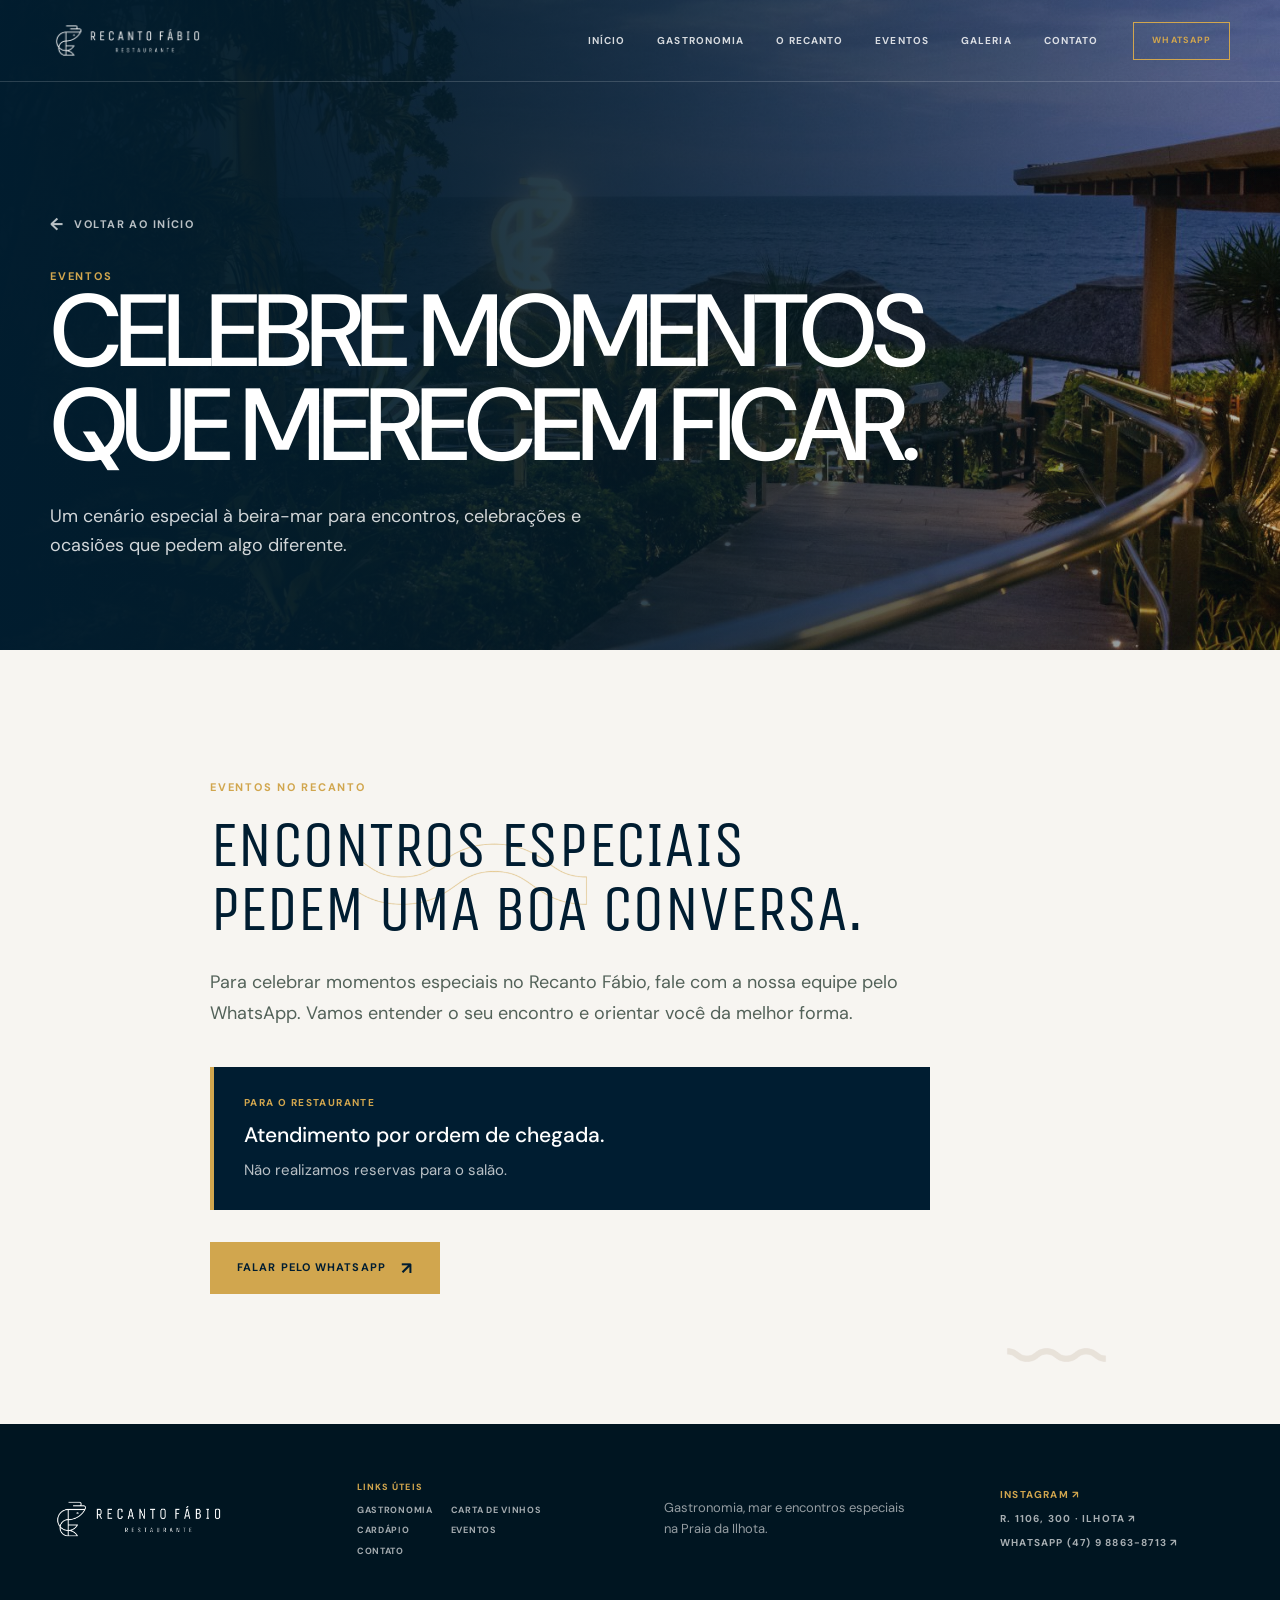
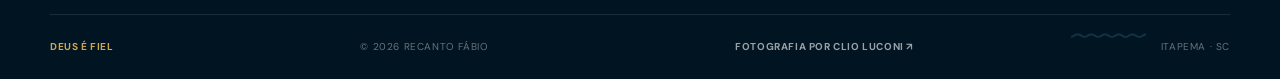
<file: eventos.html>
<!doctype html>
<html lang="pt-BR">
  <head>
    <meta charset="UTF-8" />
    <meta name="viewport" content="width=device-width, initial-scale=1.0" />

    <meta
      name="description"
      content="Eventos no Recanto Fábio, em Itapema. Um cenário especial à beira-mar para celebrações, encontros e ocasiões especiais."
    />

    <title>Eventos | Recanto Fábio</title>

    <link rel="preconnect" href="https://fonts.googleapis.com" />
    <link rel="preconnect" href="https://fonts.gstatic.com" crossorigin />

    <link rel="icon" type="image/png" href="assets/Icons/android-chrome-512x512.png">

    <link
      href="https://fonts.googleapis.com/css2?family=DM+Sans:wght@400;500;600;700&family=Playfair+Display:ital,wght@0,500;0,600;0,700;1,500&display=swap"
      rel="stylesheet"
    />

    <link rel="stylesheet" href="styles.css?v=site-20260903g" />

    <style>
      /* =========================================================
         EVENTOS
         ========================================================= */

      .events-page {
        background: var(--cream);
      }

      /* =========================================================
         HERO
         ========================================================= */

      .events-hero {
        position: relative;
        min-height: 650px;
        display: flex;
        align-items: flex-end;
        overflow: hidden;

        background: var(--deep);
        color: #fff;
      }

      .events-hero-media {
        position: absolute;
        inset: 0;

        background:
          linear-gradient(
            90deg,
            rgba(10, 23, 17, 0.9) 0%,
            rgba(10, 23, 17, 0.54) 48%,
            rgba(10, 23, 17, 0.14) 100%
          ),
          url("assets/Images/Imagens redimensionas/CLF_5532.jpg") center / cover no-repeat;
      }

      .events-hero-content {
        position: relative;
        z-index: 1;

        width: min(1180px, calc(100% - 64px));
        margin: 0 auto;

        padding: 150px 0 90px;
      }

      .page-back {
        display: inline-flex;
        align-items: center;
        gap: 10px;

        margin-bottom: 30px;

        color: rgba(255, 255, 255, 0.72);

        font-size: 11px;
        font-weight: 700;
        letter-spacing: 0.13em;
        text-transform: uppercase;

        transition: color 0.2s;
      }

      .page-back:hover {
        color: #fff;
      }

      .page-back span {
        font-size: 17px;
      }

      .events-hero h1 {
        max-width: 900px;

        margin: 0;

        font-family: var(--display);
        font-size: clamp(55px, 8vw, 105px);
        font-weight: 500;

        letter-spacing: -0.055em;
        line-height: 0.92;
      }

      .events-hero h1 em {
        color: var(--gold);
        font-weight: 500;
      }

      .events-hero-copy {
        max-width: 550px;

        margin: 30px 0 0;

        color: rgba(255, 255, 255, 0.82);

        font-size: 18px;
        line-height: 1.6;
      }

      /* =========================================================
         INFORMAÇÕES
         ========================================================= */

      .events-message {
        padding: 130px 0;

        background: var(--cream);
      }

      .events-message-inner {
        max-width: 860px;
      }

      .events-message h2 {
        max-width: 760px;
        margin: 18px 0 26px;
      }

      .events-message-copy {
        max-width: 720px;
        margin: 0;

        color: #536259;
        font-size: 18px;
        line-height: 1.7;
      }

      .events-arrival-notice {
        max-width: 720px;
        margin: 38px 0 32px;
        padding: 28px 30px;

        border-left: 4px solid var(--gold);
        background: var(--deep);
        color: #fff;
      }

      .events-arrival-notice span,
      .events-arrival-notice strong {
        display: block;
      }

      .events-arrival-notice span {
        margin-bottom: 8px;

        color: var(--gold);
        font-size: 10px;
        font-weight: 700;
        letter-spacing: 0.14em;
        text-transform: uppercase;
      }

      .events-arrival-notice strong {
        margin-bottom: 6px;

        font-size: 21px;
        font-weight: 500;
      }

      .events-arrival-notice p {
        margin: 0;

        color: rgba(255, 255, 255, 0.72);
        font-size: 15px;
        line-height: 1.6;
      }

      /* =========================================================
         INTRODUÇÃO
         ========================================================= */

      .events-intro {
        display: grid;
        grid-template-columns: 100px 1fr 1fr;

        gap: 38px;

        padding-top: 130px;
        padding-bottom: 115px;
      }

      .events-intro-copy {
        grid-column: 2 / 4;
        max-width: 850px;
      }

      .events-intro-copy h2 {
        margin: 18px 0 27px;
      }

      .events-intro-copy p:not(.eyebrow) {
        max-width: 720px;

        margin: 0;

        color: #536259;

        font-size: 18px;
        line-height: 1.7;
      }

      /* =========================================================
         OCASIÕES
         ========================================================= */

      .occasions {
        padding: 120px 0 140px;

        background: var(--sand);
      }

      .occasions-head {
        display: grid;
        grid-template-columns: 100px 1fr;

        gap: 38px;

        margin-bottom: 60px;
      }

      .occasions-title h2 {
        max-width: 780px;

        margin: 18px 0 0;
      }

      .occasions-grid {
        display: grid;
        grid-template-columns: repeat(3, 1fr);

        gap: 16px;
      }

      .occasion-card {
        min-height: 390px;

        padding: 35px;

        display: flex;
        flex-direction: column;
        justify-content: flex-end;

        background: var(--cream);

        border: 1px solid rgba(19, 48, 36, 0.08);
      }

      .occasion-number {
        margin-bottom: auto;

        color: var(--gold);

        font-size: 11px;
        font-weight: 700;

        letter-spacing: 0.15em;
      }

      .occasion-card h3 {
        margin: 0 0 15px;

        font-family: var(--display);

        font-size: 35px;
        font-weight: 500;

        line-height: 1;
      }

      .occasion-card p {
        margin: 0;

        color: #536259;

        font-size: 15px;
        line-height: 1.65;
      }

      /* =========================================================
         CENÁRIO
         ========================================================= */

      .events-scenery {
        padding: 135px 0 150px;
      }

      .events-scenery-head {
        display: grid;
        grid-template-columns: 100px 1fr 1fr;

        gap: 38px;

        margin-bottom: 60px;
      }

      .events-scenery-title {
        grid-column: 2 / 4;
      }

      .events-scenery-title h2 {
        max-width: 850px;

        margin: 18px 0 0;
      }

      .events-scenery-visual {
        position: relative;

        min-height: 610px;

        overflow: hidden;

        background: var(--deep);
      }

      .events-scenery-visual img {
        width: 100%;
        height: 100%;

        object-fit: cover;

        transition: transform 0.7s ease;
      }

      .events-scenery-visual:hover img {
        transform: scale(1.025);
      }

      .events-scenery-caption {
        position: absolute;

        right: 35px;
        bottom: 35px;

        max-width: 410px;

        padding: 30px;

        background: rgba(10, 23, 17, 0.88);

        color: #fff;

        backdrop-filter: blur(10px);
      }

      .events-scenery-caption span {
        display: block;

        margin-bottom: 10px;

        color: var(--gold);

        font-size: 10px;
        font-weight: 700;

        letter-spacing: 0.14em;
        text-transform: uppercase;
      }

      .events-scenery-caption strong {
        display: block;

        font-family: var(--display);

        font-size: 28px;
        font-weight: 500;

        line-height: 1.15;
      }

      /* =========================================================
         GASTRONOMIA
         ========================================================= */

      .events-gastronomy {
        padding: 115px 0;

        background: var(--deep);

        color: #fff;
      }

      .events-gastronomy-grid {
        display: grid;
        grid-template-columns: 100px 1fr 1fr;

        gap: 38px;
      }

      .events-gastronomy-copy {
        grid-column: 2 / 4;

        display: grid;
        grid-template-columns: 1fr 1fr;

        gap: 70px;
      }

      .events-gastronomy-copy h2 {
        margin: 18px 0 25px;
      }

      .events-gastronomy-copy p:not(.eyebrow) {
        margin: 0;

        color: rgba(255, 255, 255, 0.7);

        font-size: 16px;
        line-height: 1.75;
      }

      .events-gastronomy-action {
        align-self: end;
      }

      .events-gastronomy-action span {
        display: block;

        margin-bottom: 15px;

        color: var(--gold);

        font-size: 10px;
        font-weight: 700;

        letter-spacing: 0.14em;
        text-transform: uppercase;
      }

      .events-gastronomy-action p {
        margin-bottom: 25px !important;
      }

      /* =========================================================
         COMO FUNCIONA
         ========================================================= */

      .events-contact {
        padding: 130px 0;
      }

      .events-contact-grid {
        display: grid;
        grid-template-columns: 100px 1fr 1fr;

        gap: 38px;
      }

      .events-contact-copy {
        grid-column: 2 / 4;

        display: grid;
        grid-template-columns: 1fr 1fr;

        gap: 70px;
      }

      .events-contact-copy h2 {
        margin: 18px 0 25px;
      }

      .events-contact-copy p:not(.eyebrow) {
        max-width: 500px;

        margin: 0;

        color: #536259;

        font-size: 17px;
        line-height: 1.7;
      }

      .contact-steps {
        display: grid;

        gap: 24px;
      }

      .contact-step {
        padding-top: 18px;

        border-top: 1px solid var(--line);
      }

      .contact-step span {
        display: block;

        margin-bottom: 8px;

        color: var(--muted);

        font-size: 10px;
        font-weight: 700;

        letter-spacing: 0.14em;
        text-transform: uppercase;
      }

      .contact-step strong {
        display: block;

        font-family: var(--display);

        font-size: 22px;
        font-weight: 500;
      }

      .contact-step p {
        margin-top: 7px !important;

        font-size: 14px !important;
      }

      /* =========================================================
         CTA
         ========================================================= */

      .events-cta {
        padding: 120px 0;

        background: var(--sand);
      }

      .events-cta-inner {
        display: grid;
        grid-template-columns: 100px 1fr;

        gap: 38px;
      }

      .events-cta-content {
        max-width: 850px;
      }

      .events-cta-content h2 {
        margin: 18px 0 25px;
      }

      .events-cta-content p {
        max-width: 600px;

        margin: 0 0 30px;

        color: #536259;

        font-size: 17px;
        line-height: 1.7;
      }

      .events-cta-actions {
        display: flex;
        align-items: center;

        gap: 25px;
      }

      /* =========================================================
         RESPONSIVO
         ========================================================= */

      @media (max-width: 800px) {

        .events-hero {
          min-height: 620px;
        }

        .events-hero-content {
          width: min(100% - 40px, 620px);

          padding: 125px 0 65px;
        }

        .events-hero h1 {
          font-size: clamp(50px, 15vw, 72px);
        }

        .events-hero-copy {
          font-size: 16px;
        }

        .events-message {
          padding: 85px 0;
        }

        .events-message-copy {
          font-size: 16px;
        }

        .events-arrival-notice {
          padding: 24px;
        }

        .events-intro {
          grid-template-columns: 1fr;

          gap: 22px;

          padding-top: 90px;
          padding-bottom: 80px;
        }

        .events-intro-copy {
          grid-column: auto;
        }

        .occasions {
          padding: 85px 0;
        }

        .occasions-head {
          grid-template-columns: 1fr;

          gap: 22px;

          margin-bottom: 40px;
        }

        .occasions-grid {
          grid-template-columns: 1fr;
        }

        .occasion-card {
          min-height: 300px;
        }

        .events-scenery {
          padding: 90px 0;
        }

        .events-scenery-head {
          grid-template-columns: 1fr;

          gap: 22px;

          margin-bottom: 45px;
        }

        .events-scenery-title {
          grid-column: auto;
        }

        .events-scenery-visual {
          min-height: 480px;
        }

        .events-scenery-caption {
          right: 20px;
          bottom: 20px;
          left: 20px;
        }

        .events-gastronomy {
          padding: 85px 0;
        }

        .events-gastronomy-grid {
          grid-template-columns: 1fr;

          gap: 22px;
        }

        .events-gastronomy-copy {
          grid-column: auto;

          grid-template-columns: 1fr;

          gap: 40px;
        }

        .events-contact {
          padding: 90px 0;
        }

        .events-contact-grid {
          grid-template-columns: 1fr;

          gap: 22px;
        }

        .events-contact-copy {
          grid-column: auto;

          grid-template-columns: 1fr;

          gap: 45px;
        }

        .events-cta {
          padding: 85px 0;
        }

        .events-cta-inner {
          grid-template-columns: 1fr;

          gap: 22px;
        }

        .events-cta-actions {
          align-items: flex-start;

          flex-direction: column;
        }
      }
    </style>
  </head>


  <body class="events-page">

    <!-- =====================================================
         HEADER
         ===================================================== -->

    <header class="site-header" id="topo">

      <a
        class="brand"
        href="index.html"
        aria-label="Recanto Fábio — início"
      >
        <span>
          <img src="assets/Icons/Logo_Restaurante_Recanto_Fábio_0,5.png" alt="Logotipo do Recanto Fábio" />
        </span>
      </a>


      <button
        class="menu-toggle"
        type="button"
        aria-expanded="false"
        aria-controls="main-nav"
      >
        <span></span>
        <span></span>
        <span></span>

        <span class="sr-only">
          Abrir menu
        </span>
      </button>


      <nav
        class="main-nav"
        id="main-nav"
        aria-label="Principal"
      >
        <a href="index.html">Início</a>
        <a href="gastronomia.html">Gastronomia</a>
        <a href="recanto.html">O Recanto</a>
        <a href="eventos.html">Eventos</a>
        <a href="galeria.html">Galeria</a>
        <a href="contato.html">Contato</a>
      </nav>


      <a
        class="header-action"
        href="https://wa.me/5547988638713"
        target="_blank"
        rel="noreferrer"
      >
        WhatsApp
      </a>

    </header>


    <main>

      <!-- =====================================================
           HERO
           ===================================================== -->

      <section class="events-hero">

        <div class="events-hero-media"></div>


        <div class="events-hero-content">

          <a
            class="page-back"
            href="index.html"
          >
            <span>←</span>
            Voltar ao início
          </a>


          <p class="eyebrow eyebrow-light">
            Eventos
          </p>


          <h1>
            CELEBRE MOMENTOS<br />
            QUE MERECEM FICAR.
          </h1>


          <p class="events-hero-copy">
            Um cenário especial à beira-mar para encontros,
            celebrações e ocasiões que pedem algo diferente.
          </p>

        </div>

      </section>


      <section class="events-message">
        <div class="page-width events-message-inner">
          <p class="eyebrow">Eventos no Recanto</p>
          <h2>ENCONTROS ESPECIAIS<br />PEDEM UMA BOA CONVERSA.</h2>
          <p class="events-message-copy">
            Para celebrar momentos especiais no Recanto Fábio, fale com a
            nossa equipe pelo WhatsApp. Vamos entender o seu encontro e
            orientar você da melhor forma.
          </p>
          <aside class="events-arrival-notice" aria-label="Informação sobre atendimento no restaurante">
            <span>Para o restaurante</span>
            <strong>Atendimento por ordem de chegada.</strong>
            <p>Não realizamos reservas para o salão.</p>
          </aside>
          <a class="button button-dark" href="https://wa.me/5547988638713" target="_blank" rel="noreferrer">
            Falar pelo WhatsApp <span>↗</span>
          </a>
        </div>
      </section>


      <!-- =====================================================
           OCASIÕES
           ===================================================== -->

      <section class="occasions" hidden>

        <div class="page-width">

          <div class="occasions-head">

            <div class="occasions-title">

              <p class="eyebrow">
                Para cada ocasião
              </p>


              <h2>
                Encontros diferentes,<br />
                <em>uma experiência especial.</em>
              </h2>

            </div>

          </div>


          <div class="occasions-grid">

            <!-- FAMÍLIA -->

            <article class="occasion-card">

              <span class="occasion-number">
                02 / 01
              </span>


              <div>

                <h3>
                  Celebrações
                </h3>


                <p>
                  Aniversários, encontros de família e outros
                  momentos especiais podem ganhar um cenário
                  à altura da ocasião.
                </p>

              </div>

            </article>


            <!-- EMPRESARIAL -->

            <article class="occasion-card">

              <span class="occasion-number">
                02 / 02
              </span>


              <div>

                <h3>
                  Corporativo
                </h3>


                <p>
                  Um ambiente diferente para reunir equipes,
                  parceiros e convidados em torno de uma
                  experiência gastronômica.
                </p>

              </div>

            </article>


            <!-- GRUPOS -->

            <article class="occasion-card">

              <span class="occasion-number">
                02 / 03
              </span>


              <div>

                <h3>
                  Encontros
                </h3>


                <p>
                  Para grupos e ocasiões especiais em que
                  o momento pede boa gastronomia, paisagem
                  e companhia.
                </p>

              </div>

            </article>

          </div>

        </div>

      </section>


      <!-- =====================================================
           CENÁRIO
           ===================================================== -->

      <section class="events-scenery page-width" hidden>

        <div class="events-scenery-head">

          <div class="events-scenery-title">

            <p class="eyebrow">
              O espaço
            </p>


            <h2>
              Quando a paisagem<br />
              também é parte da celebração.
            </h2>

          </div>

        </div>


        <div class="events-scenery-visual">

          <img
            src="assets/Images/Imagens redimensionas/DJI_20240322193829_0525_D.jpg"
            alt="Paisagem da Praia da Ilhota próxima ao Recanto Fábio"
          />


          <div class="events-scenery-caption">

            <span>
              Praia da Ilhota
            </span>


            <strong>
              Um cenário natural<br />
              para momentos especiais.
            </strong>

          </div>

        </div>

      </section>


      <!-- =====================================================
           GASTRONOMIA
           ===================================================== -->

      <section class="events-gastronomy" hidden>

        <div class="page-width events-gastronomy-grid">

          <div class="events-gastronomy-copy">

            <div>

              <p class="eyebrow eyebrow-light">
                Gastronomia
              </p>


              <h2>
                A mesa também<br />
                faz parte do momento.
              </h2>


              <p>
                Uma celebração ganha outro significado quando
                a gastronomia faz parte da experiência.
                Conheça nossa cozinha e descubra as opções
                disponíveis no Recanto.
              </p>

            </div>


            <div class="events-gastronomy-action">

              <span>
                Conheça
              </span>


              <p>
                Consulte nossa equipe para informações
                específicas sobre eventos e opções
                gastronômicas.
              </p>


              <a
                class="button button-light"
                href="gastronomia.html"
              >
                Ver gastronomia
                <span>↗</span>
              </a>

            </div>

          </div>

        </div>

      </section>


      <!-- =====================================================
           CONTATO
           ===================================================== -->

      <section class="events-contact" hidden>

        <div class="page-width events-contact-grid">

          <div class="events-contact-copy">

            <div>

              <p class="eyebrow">
                Vamos conversar
              </p>


              <h2>
                Seu evento começa<br />
                <em>por uma conversa.</em>
              </h2>


              <p>
                Como cada ocasião possui necessidades diferentes,
                entre em contato com nossa equipe para conversar
                sobre sua ideia e verificar as possibilidades.
              </p>

            </div>


            <div class="contact-steps">

              <div class="contact-step">

                <span>
                  01 · Entre em contato
                </span>


                <strong>
                  WhatsApp
                </strong>


                <p>
                  Fale diretamente com nossa equipe.
                </p>

              </div>


              <div class="contact-step">

                <span>
                  02 · Conte sua ideia
                </span>


                <strong>
                  Sua ocasião
                </strong>


                <p>
                  Informe o tipo de evento e o que você
                  está planejando.
                </p>

              </div>


              <div class="contact-step">

                <span>
                  03 · Vamos conversar
                </span>


                <strong>
                  Possibilidades
                </strong>


                <p>
                  Nossa equipe poderá orientar você
                  sobre as opções disponíveis.
                </p>

              </div>

            </div>

          </div>

        </div>

      </section>


      <!-- =====================================================
           CTA
           ===================================================== -->

      <section class="events-cta" hidden>

        <div class="page-width events-cta-inner">

          <div class="events-cta-content">

            <p class="eyebrow">
              Eventos no Recanto Fábio
            </p>


            <h2>
              Vamos conversar<br />
              sobre o seu momento?
            </h2>


            <p>
              Entre em contato pelo WhatsApp e conte para
              nossa equipe o que você está planejando.
            </p>


            <div class="events-cta-actions">

              <a
                class="button button-dark"
                href="https://wa.me/5547988638713"
                target="_blank"
                rel="noreferrer"
              >
                Falar pelo WhatsApp
                <span>↗</span>
              </a>


              <a
                class="text-link"
                href="contato.html"
              >
                Ver contato e localização
                <span>→</span>
              </a>

            </div>

          </div>

        </div>

      </section>

    </main>


    <!-- =====================================================
         FOOTER
         ===================================================== -->

    <footer class="site-footer">

      <div class="page-width footer-main">

        <a
          class="brand brand-footer"
          href="index.html"
        >
          <span><img src="assets/Icons/Logo_Restaurante_Recanto_Fábio_0,5.png" alt="Logotipo do Recanto Fábio" /></span>
        </a>


        <p>
          Gastronomia, mar e encontros especiais<br />
          na Praia da Ilhota.
        </p>


        <div class="footer-links">
          <a href="https://www.instagram.com/recantorestaurantefabio/" target="_blank" rel="noreferrer">Instagram ↗</a>
          <a href="https://www.google.com/maps/search/?api=1&query=Recanto+Fabio+Itapema" target="_blank" rel="noreferrer">R. 1106, 300 · Ilhota ↗</a>
          <a href="https://wa.me/5547988638713" target="_blank" rel="noreferrer">WhatsApp (47) 9 8863-8713 ↗</a>
        </div>

      </div>


      <div class="page-width footer-bottom">

        <span>
          © <span id="year"></span> Recanto Fábio
        </span>


        <span>
          Itapema · SC
        </span>

      </div>

    </footer>


    <script src="script.js?v=site-20260903b"></script>

  </body>
</html>
</file>
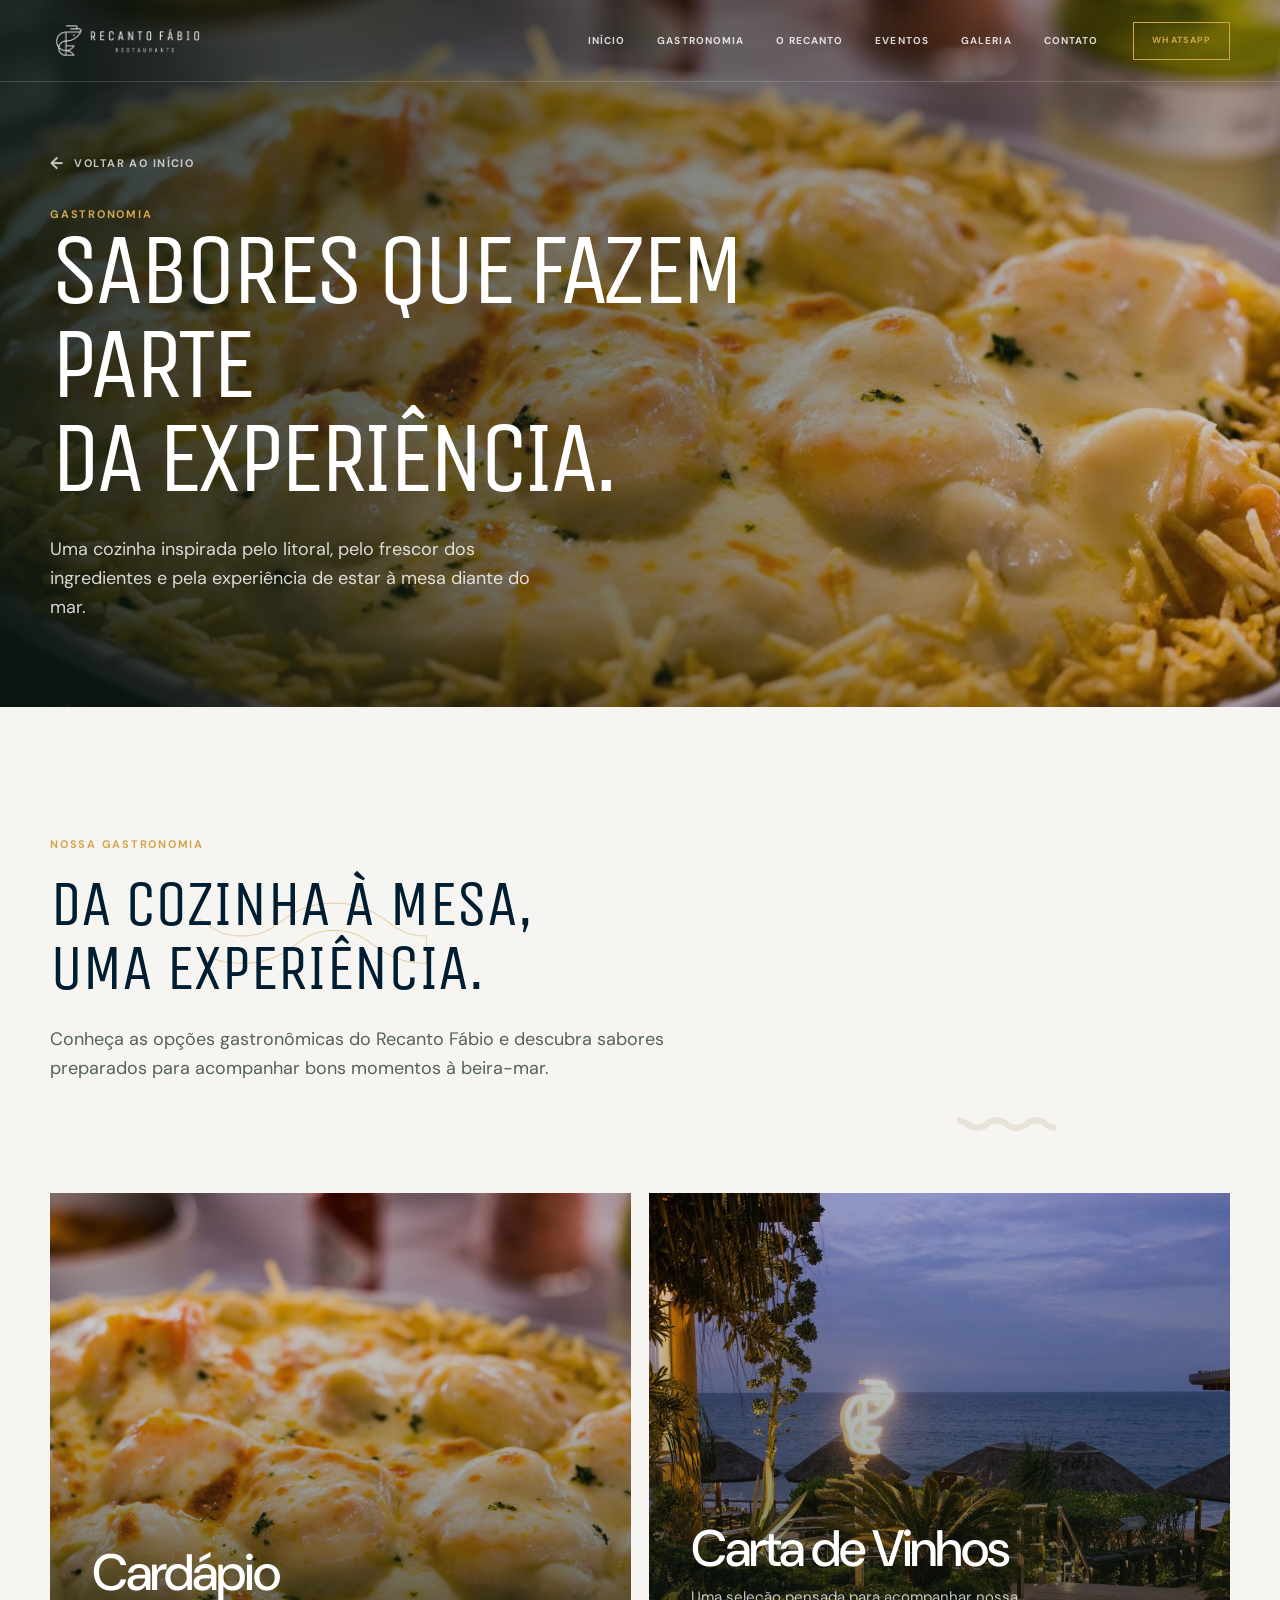
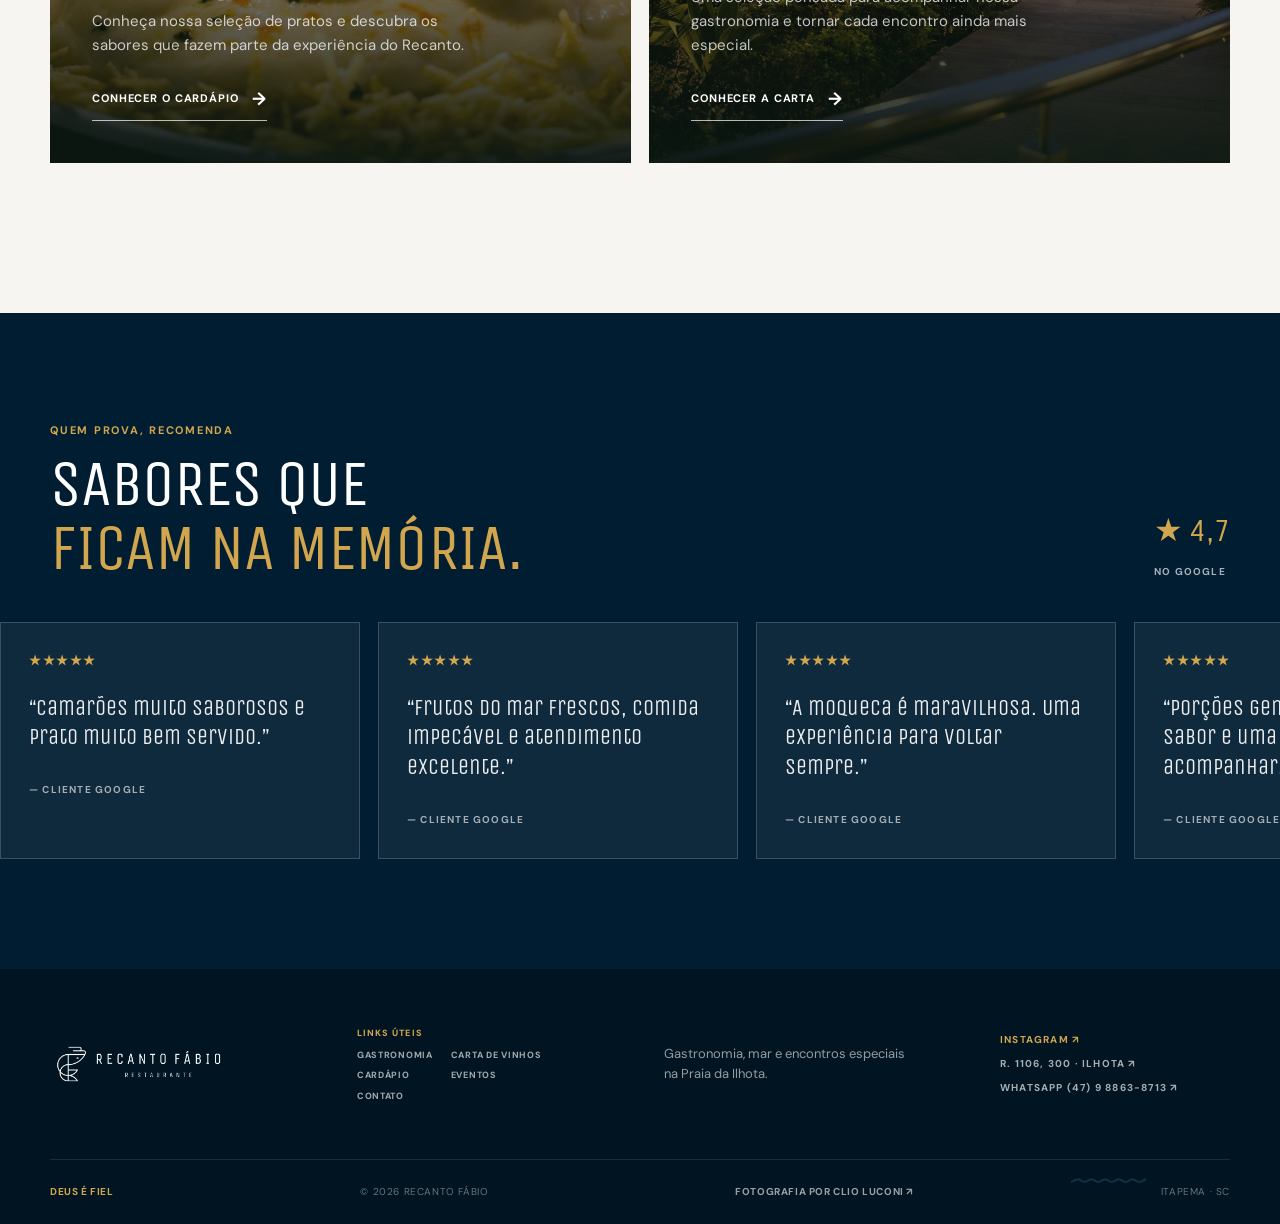
<file: gastronomia.html>
<!doctype html>
<html lang="pt-BR">
  <head>
    <meta charset="UTF-8" />
    <meta name="viewport" content="width=device-width, initial-scale=1.0" />

    <meta
      name="description"
      content="Conheça a gastronomia do Recanto Fábio, em Itapema. Confira nosso cardápio e carta de vinhos."
    />

    <title>Gastronomia | Recanto Fábio</title>

    <link rel="preconnect" href="https://fonts.googleapis.com" />
    <link rel="preconnect" href="https://fonts.gstatic.com" crossorigin />
    <link
      href="https://fonts.googleapis.com/css2?family=DM+Sans:wght@400;500;600;700&family=Playfair+Display:ital,wght@0,500;0,600;0,700;1,500&display=swap"
      rel="stylesheet"
    />

    <link rel="icon" type="image/png" href="assets/Icons/android-chrome-512x512.png">

    <link rel="stylesheet" href="styles.css?v=site-20260903g" />

    <style>
      /* =========================================================
         GASTRONOMIA
         ========================================================= */

      .gastronomy-page {
        background: var(--cream);
      }

      /* Hero */

      .gastronomy-hero {
        position: relative;
        min-height: 620px;
        display: flex;
        align-items: flex-end;
        overflow: hidden;
        background: var(--deep);
        color: #fff;
      }

      .gastronomy-hero-media {
        position: absolute;
        inset: 0;
        background:
          linear-gradient(
            90deg,
            rgba(10, 23, 17, 0.86) 0%,
            rgba(10, 23, 17, 0.54) 48%,
            rgba(10, 23, 17, 0.18) 100%
          ),
          url("assets/Images/Imagens redimensionas/DY8A5037.jpg") center / cover no-repeat;
      }

      .gastronomy-hero-content {
        position: relative;
        z-index: 1;
        width: min(1180px, calc(100% - 64px));
        margin: 0 auto;
        padding: 150px 0 85px;
      }

      .gastronomy-hero h1 {
        max-width: 850px;
        margin: 0;
        font-family: var(--font-display);
        font-size: clamp(55px, 8vw, 105px);
        font-weight: 500;
        letter-spacing: -0.055em;
        line-height: 0.92;
        text-transform: uppercase;
      }

      .gastronomy-hero h1 em {
        color: var(--gold);
        font-weight: 500;
      }

      .gastronomy-hero-copy {
        max-width: 500px;
        margin: 30px 0 0;
        color: rgba(255, 255, 255, 0.82);
        font-size: 18px;
      }

      .page-back {
        display: inline-flex;
        align-items: center;
        gap: 10px;
        margin-bottom: 30px;
        color: rgba(255, 255, 255, 0.72);
        font-size: 11px;
        font-weight: 700;
        letter-spacing: 0.13em;
        text-transform: uppercase;
        transition: color 0.2s;
      }

      .page-back:hover {
        color: #fff;
      }

      .page-back span {
        font-size: 17px;
      }

      /* Introdução */

      .gastronomy-intro {
        display: grid;
        grid-template-columns: 1fr 1fr;
        gap: 38px;
        padding-top: 130px;
        padding-bottom: 110px;
      }

      .gastronomy-intro-copy {
        grid-column: 1 / 3;
        max-width: 850px;
      }

      .gastronomy-intro-copy h2 {
        margin: 20px 0 25px;
      }

      .gastronomy-intro-copy p:not(.eyebrow) {
        max-width: 680px;
        margin: 0;
        color: #536259;
        font-size: 18px;
      }

      /* Cards */

      .gastronomy-options {
        padding: 0 0 150px;
      }

      .gastronomy-options-grid {
        display: grid;
        grid-template-columns: 1fr 1fr;
        gap: 18px;
      }

      .gastronomy-option {
        position: relative;
        min-height: 570px;
        overflow: hidden;
        color: #fff;
        background: var(--deep);
      }

      .gastronomy-option-media {
        position: absolute;
        inset: 0;
        transition: transform 0.7s ease;
      }

      .gastronomy-option:hover .gastronomy-option-media {
        transform: scale(1.045);
      }

      .gastronomy-option-media::after {
        position: absolute;
        inset: 0;
        background: linear-gradient(
          0deg,
          rgba(10, 23, 17, 0.9) 0%,
          rgba(10, 23, 17, 0.35) 55%,
          rgba(10, 23, 17, 0.08) 100%
        );
        content: "";
      }

      .gastronomy-option-media img {
        width: 100%;
        height: 100%;
        object-fit: cover;
      }

      .gastronomy-option-content {
        position: absolute;
        z-index: 1;
        right: 0;
        bottom: 0;
        left: 0;
        padding: 42px;
      }

      .gastronomy-option-number {
        display: block;
        margin-bottom: 15px;
        color: var(--gold);
        font-size: 11px;
        font-weight: 700;
        letter-spacing: 0.15em;
      }

      .gastronomy-option h3 {
        margin: 0 0 12px;
        font-family: var(--display);
        font-size: clamp(38px, 4vw, 56px);
        font-weight: 500;
        letter-spacing: -0.04em;
        line-height: 0.95;
      }

      .gastronomy-option p {
        max-width: 400px;
        margin: 0 0 27px;
        color: rgba(255, 255, 255, 0.75);
        font-size: 15px;
      }

      .gastronomy-option-link {
        display: inline-flex;
        align-items: center;
        gap: 13px;
        border-bottom: 1px solid rgba(255, 255, 255, 0.7);
        padding-bottom: 6px;
        font-size: 11px;
        font-weight: 700;
        letter-spacing: 0.08em;
        text-transform: uppercase;
      }

      .gastronomy-option-link span {
        font-size: 18px;
        transition: transform 0.2s;
      }

      .gastronomy-option:hover .gastronomy-option-link span {
        transform: translateX(5px);
      }

      /* Avaliações gastronômicas */

      .food-reviews {
        padding: 110px 0;
        overflow: hidden;
        background: var(--deep);
        color: #fff;
      }

      .food-reviews-head {
        display: flex;
        align-items: flex-end;
        justify-content: space-between;
        gap: 40px;
        margin-bottom: 42px;
      }

      .food-reviews-head h2 {
        max-width: 640px;
        margin: 14px 0 0;
      }

      .food-reviews-head h2 em {
        color: var(--gold);
        font-style: normal;
      }

      .food-reviews-rating {
        color: var(--gold);
        font-family: var(--font-display);
        font-size: 32px;
        white-space: nowrap;
      }

      .food-reviews-rating small {
        display: block;
        margin-top: 8px;
        color: rgba(255, 255, 255, 0.66);
        font-family: var(--font-body);
        font-size: 10px;
        font-weight: 700;
        letter-spacing: 0.12em;
        text-transform: uppercase;
      }

      .food-reviews-marquee {
        overflow: hidden;
      }

      .food-reviews-track {
        display: flex;
        width: max-content;
        gap: 18px;
        animation: food-reviews-scroll 42s linear infinite;
      }

      .food-reviews-marquee:hover .food-reviews-track {
        animation-play-state: paused;
      }

      .food-review-card {
        width: min(360px, calc(100vw - 72px));
        min-height: 220px;
        padding: 28px;
        border: 1px solid rgba(255, 255, 255, 0.18);
        background: rgba(255, 255, 255, 0.06);
      }

      .food-review-card b {
        display: block;
        margin-bottom: 22px;
        color: var(--gold);
        font-size: 13px;
        letter-spacing: 0.12em;
      }

      .food-review-card p {
        margin: 0 0 22px;
        color: rgba(255, 255, 255, 0.92);
        font-family: var(--font-display);
        font-size: 22px;
        line-height: 1.35;
      }

      .food-review-card span {
        color: rgba(255, 255, 255, 0.62);
        font-size: 10px;
        font-weight: 700;
        letter-spacing: 0.12em;
        text-transform: uppercase;
      }

      @keyframes food-reviews-scroll {
        to {
          transform: translateX(-50%);
        }
      }

      /* Responsivo */

      @media (max-width: 800px) {
        .gastronomy-hero {
          min-height: 620px;
        }

        .gastronomy-hero-content {
          width: min(100% - 40px, 620px);
          padding: 125px 0 65px;
        }

        .gastronomy-hero h1 {
          font-size: clamp(50px, 15vw, 72px);
        }

        .gastronomy-hero-copy {
          font-size: 16px;
        }

        .gastronomy-intro {
          grid-template-columns: 1fr;
          gap: 22px;
          padding-top: 90px;
          padding-bottom: 75px;
        }

        .gastronomy-intro-copy {
          grid-column: auto;
        }

        .gastronomy-options {
          padding-bottom: 90px;
        }

        .gastronomy-options-grid {
          grid-template-columns: 1fr;
          gap: 12px;
        }

        .gastronomy-option {
          min-height: 480px;
        }

        .gastronomy-option-content {
          padding: 30px;
        }

        .food-reviews {
          padding: 80px 0;
        }

        .food-reviews-head {
          align-items: flex-start;
          flex-direction: column;
          gap: 24px;
        }
      }
    </style>
  </head>

  <body class="gastronomy-page">
    <!-- =======================================================
         HEADER
         ======================================================= -->

    <header class="site-header" id="topo">
      <a
        class="brand"
        href="index.html"
        aria-label="Recanto Fábio — início"
      >
        <span>
          <img src="assets/Icons/Logo_Restaurante_Recanto_Fábio_0,5.png" alt="Logotipo do Recanto Fábio" />
        </span>
      </a>

      <button
        class="menu-toggle"
        type="button"
        aria-expanded="false"
        aria-controls="main-nav"
      >
        <span></span>
        <span></span>
        <span></span>
        <span class="sr-only">Abrir menu</span>
      </button>

      <nav class="main-nav" id="main-nav" aria-label="Principal">
        <a href="index.html">Início</a>
        <a href="gastronomia.html">Gastronomia</a>
        <a href="recanto.html">O Recanto</a>
        <a href="eventos.html">Eventos</a>
        <a href="galeria.html">Galeria</a>
        <a href="contato.html">Contato</a>
      </nav>

      <a
        class="header-action"
        href="https://wa.me/5547988638713"
        target="_blank"
        rel="noreferrer"
      >
        WhatsApp
      </a>
    </header>

    <main>
      <!-- =====================================================
           HERO
           ===================================================== -->

      <section class="gastronomy-hero">
        <div class="gastronomy-hero-media"></div>

        <div class="gastronomy-hero-content">
          <a class="page-back" href="index.html">
            <span>←</span>
            Voltar ao início
          </a>

          <p class="eyebrow eyebrow-light">
            Gastronomia
          </p>

          <h1>
            SABORES QUE FAZEM PARTE<br />
            DA EXPERIÊNCIA.
          </h1>

          <p class="gastronomy-hero-copy">
            Uma cozinha inspirada pelo litoral, pelo frescor dos ingredientes
            e pela experiência de estar à mesa diante do mar.
          </p>
        </div>
      </section>

      <!-- =====================================================
           INTRODUÇÃO
           ===================================================== -->

      <section class="gastronomy-intro page-width">
        <div class="gastronomy-intro-copy">
          <p class="eyebrow">Nossa gastronomia</p>

          <h2>
            DA COZINHA À MESA,<br />
            UMA EXPERIÊNCIA.
          </h2>

          <p>
            Conheça as opções gastronômicas do Recanto Fábio e descubra
            sabores preparados para acompanhar bons momentos à beira-mar.
          </p>
        </div>
      </section>

      <!-- =====================================================
           OPÇÕES
           ===================================================== -->

      <section class="gastronomy-options">
        <div class="page-width">
          <div class="gastronomy-options-grid">

            <!-- CARDÁPIO -->

            <a class="gastronomy-option" href="cardapio.html">
              <div class="gastronomy-option-media">
                <img
                  src="assets/Images/Imagens redimensionas/DY8A5037.jpg"
                  alt="Prato servido no Recanto Fábio"
                />
              </div>

              <div class="gastronomy-option-content">
                <h3>Cardápio</h3>

                <p>
                  Conheça nossa seleção de pratos e descubra os sabores
                  que fazem parte da experiência do Recanto.
                </p>

                <span class="gastronomy-option-link">
                  Conhecer o cardápio
                  <span>→</span>
                </span>
              </div>
            </a>

            <!-- CARTA DE VINHOS -->

            <a class="gastronomy-option" href="carta-de-vinhos.html">
              <div class="gastronomy-option-media">
                <img
                  src="assets/Images/Imagens redimensionas/CLF_5532.jpg"
                  alt="Ambiente do Recanto Fábio"
                />
              </div>

              <div class="gastronomy-option-content">
                <h3>Carta de Vinhos</h3>

                <p>
                  Uma seleção pensada para acompanhar nossa gastronomia
                  e tornar cada encontro ainda mais especial.
                </p>

                <span class="gastronomy-option-link">
                  Conhecer a carta
                  <span>→</span>
                </span>
              </div>
            </a>

          </div>
        </div>
      </section>

      <!-- =====================================================
           AVALIAÇÕES GASTRONÔMICAS
           ===================================================== -->

      <section class="food-reviews" aria-labelledby="food-reviews-title">
        <div class="page-width">
          <div class="food-reviews-head">
            <div>
              <p class="eyebrow eyebrow-light">Quem prova, recomenda</p>
              <h2 id="food-reviews-title">SABORES QUE<br /><em>FICAM NA MEMÓRIA.</em></h2>
            </div>
            <div class="food-reviews-rating">★ 4,7<small>no Google</small></div>
          </div>
        </div>

        <div class="food-reviews-marquee">
          <div class="food-reviews-track">
            <article class="food-review-card"><b>★★★★★</b><p>“Camarões muito saborosos e prato muito bem servido.”</p><span>— Cliente Google</span></article>
            <article class="food-review-card"><b>★★★★★</b><p>“Frutos do mar frescos, comida impecável e atendimento excelente.”</p><span>— Cliente Google</span></article>
            <article class="food-review-card"><b>★★★★★</b><p>“A moqueca é maravilhosa. Uma experiência para voltar sempre.”</p><span>— Cliente Google</span></article>
            <article class="food-review-card"><b>★★★★★</b><p>“Porções generosas, muito sabor e uma vista incrível para acompanhar.”</p><span>— Cliente Google</span></article>
            <article class="food-review-card"><b>★★★★★</b><p>“Camarões muito saborosos e prato muito bem servido.”</p><span>— Cliente Google</span></article>
            <article class="food-review-card"><b>★★★★★</b><p>“Frutos do mar frescos, comida impecável e atendimento excelente.”</p><span>— Cliente Google</span></article>
            <article class="food-review-card"><b>★★★★★</b><p>“A moqueca é maravilhosa. Uma experiência para voltar sempre.”</p><span>— Cliente Google</span></article>
            <article class="food-review-card"><b>★★★★★</b><p>“Porções generosas, muito sabor e uma vista incrível para acompanhar.”</p><span>— Cliente Google</span></article>
          </div>
        </div>
      </section>
    </main>

    <!-- =======================================================
         FOOTER
         ======================================================= -->

    <footer class="site-footer">
      <div class="page-width footer-main">
        <a class="brand brand-footer" href="index.html">
          <span><img src="assets/Icons/Logo_Restaurante_Recanto_Fábio_0,5.png" alt="Logotipo do Recanto Fábio" /></span>
        </a>

        <p>
          Gastronomia, mar e encontros especiais<br />
          na Praia da Ilhota.
        </p>

        <div class="footer-links">
          <a href="https://www.instagram.com/recantorestaurantefabio/" target="_blank" rel="noreferrer">Instagram ↗</a>
          <a href="https://www.google.com/maps/search/?api=1&query=Recanto+Fabio+Itapema" target="_blank" rel="noreferrer">R. 1106, 300 · Ilhota ↗</a>
          <a href="https://wa.me/5547988638713" target="_blank" rel="noreferrer">WhatsApp (47) 9 8863-8713 ↗</a>
        </div>
      </div>

      <div class="page-width footer-bottom">
        <span>© <span id="year"></span> Recanto Fábio</span>
        <span>Itapema · SC</span>
      </div>
    </footer>

    <script src="script.js?v=site-20260903b"></script>
  </body>
</html>
</file>
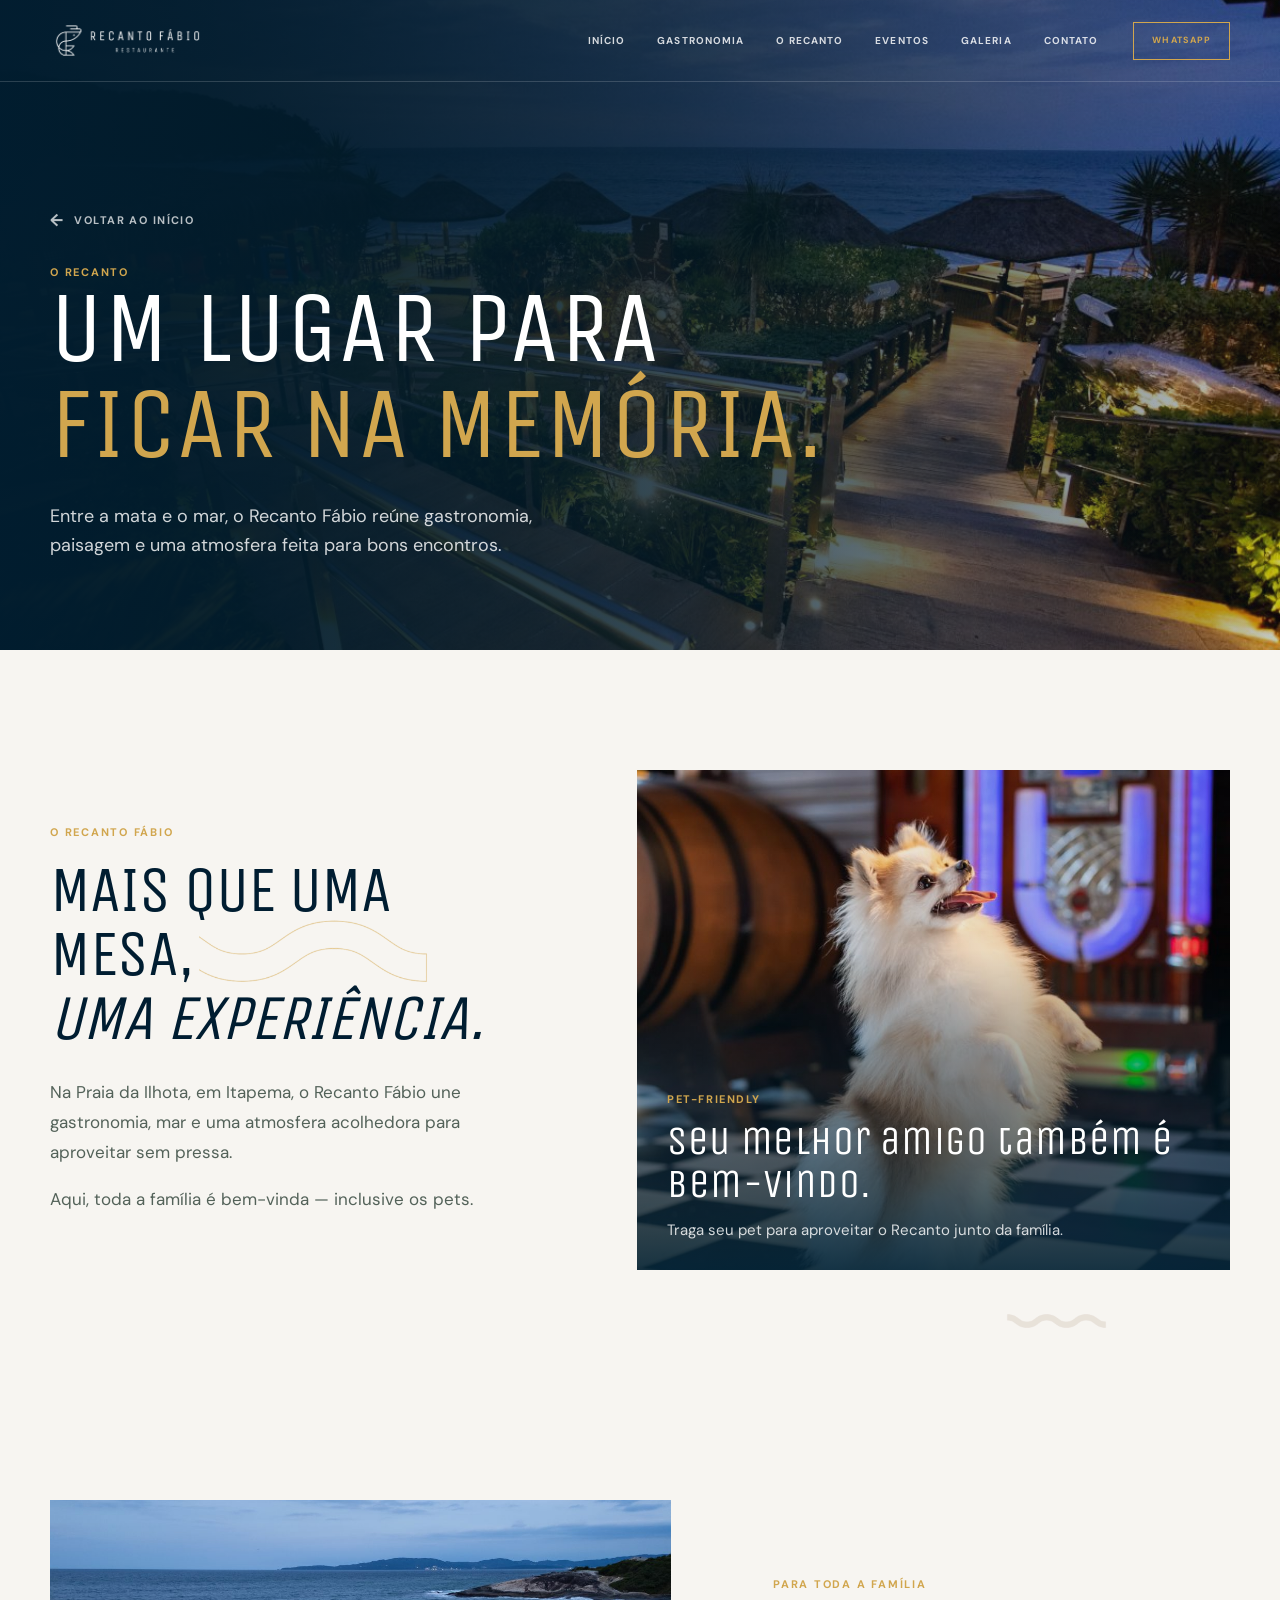
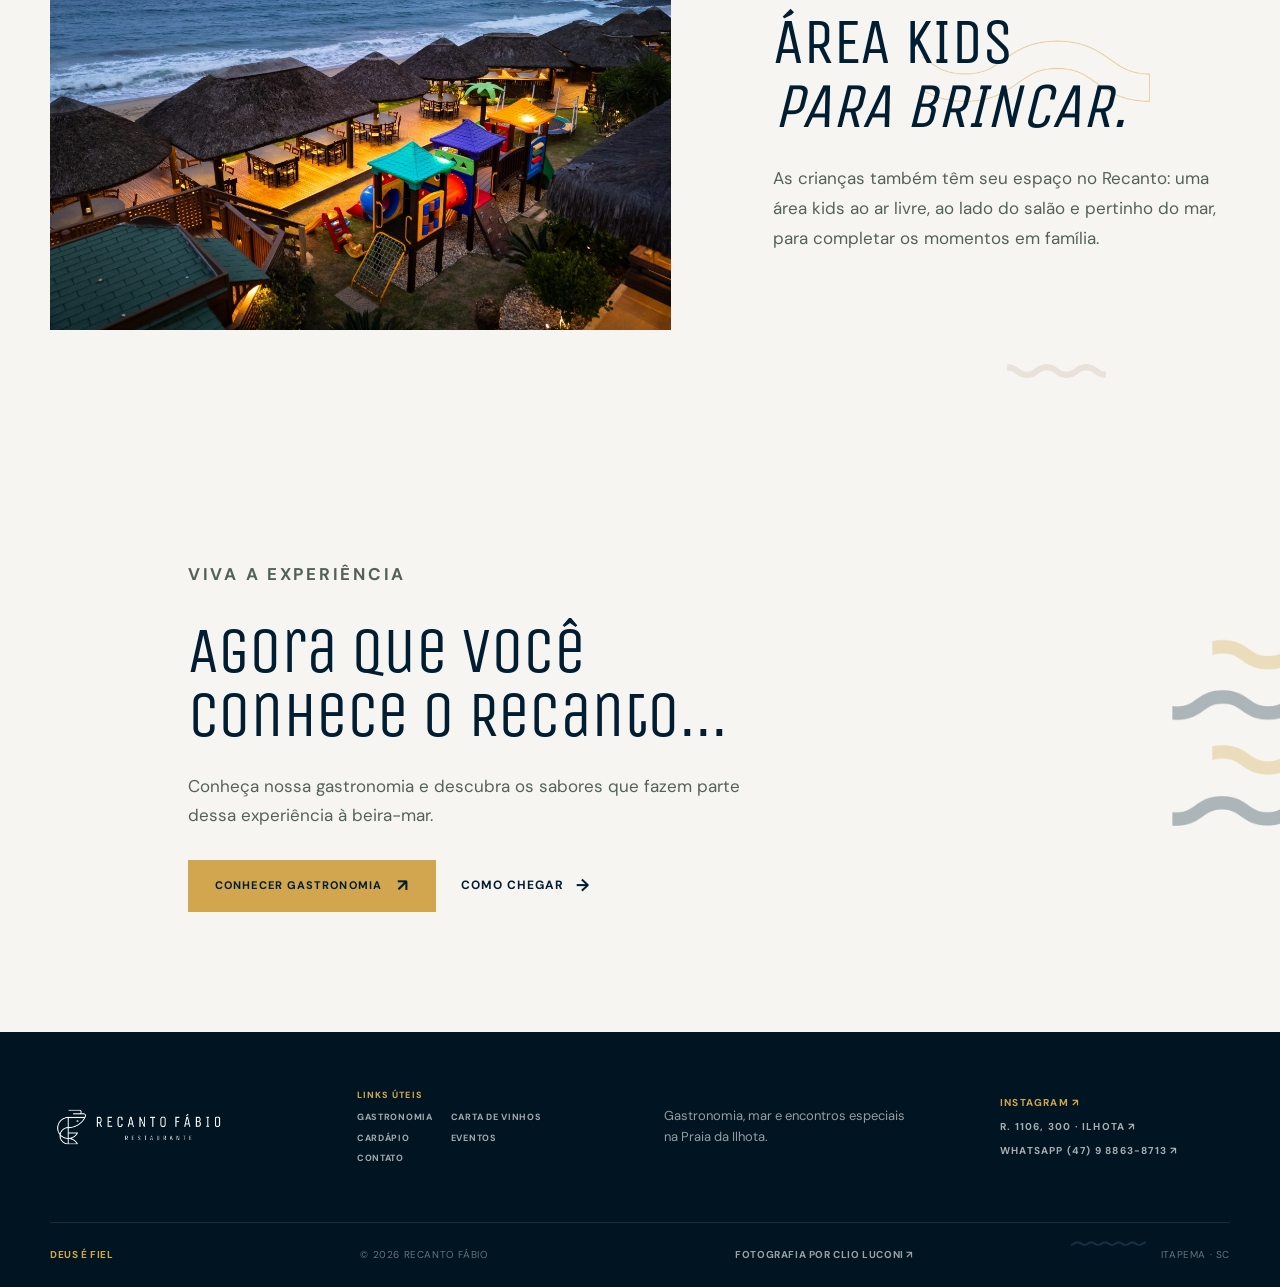
<file: recanto.html>
<!doctype html>
<html lang="pt-BR">
  <head>
    <meta charset="UTF-8" />
    <meta name="viewport" content="width=device-width, initial-scale=1.0" />

    <meta
      name="description"
      content="Conheça o Recanto Fábio, sua história, seus ambientes e a experiência à beira-mar na Praia da Ilhota, em Itapema."
    />

    <title>O Recanto | Recanto Fábio</title>

    <link rel="preconnect" href="https://fonts.googleapis.com" />
    <link rel="preconnect" href="https://fonts.gstatic.com" crossorigin />

    <link rel="icon" type="image/png" href="assets/Icons/android-chrome-512x512.png">

    <link
      href="https://fonts.googleapis.com/css2?family=DM+Sans:wght@400;500;600;700&family=Playfair+Display:ital,wght@0,500;0,600;0,700;1,500&display=swap"
      rel="stylesheet"
    />

    <link rel="stylesheet" href="styles.css?v=site-20260903g" />

    <style>
      /* =========================================================
         O RECANTO
         ========================================================= */

      .recanto-page {
        background: var(--cream);
      }

      .recanto-page main > section[hidden] {
        display: none !important;
      }

      /* =========================================================
         HERO
         ========================================================= */

      .recanto-hero {
        position: relative;
        min-height: 650px;
        display: flex;
        align-items: flex-end;
        overflow: hidden;
        background: var(--deep);
        color: #fff;
      }

      .recanto-hero-media {
        position: absolute;
        inset: 0;

        background:
          linear-gradient(
            90deg,
            rgba(10, 23, 17, 0.88) 0%,
            rgba(10, 23, 17, 0.52) 48%,
            rgba(10, 23, 17, 0.12) 100%
          ),
          url("assets/Images/Imagens redimensionas/CLF_5563.jpg") center / cover no-repeat;
      }

      .recanto-hero-content {
        position: relative;
        z-index: 1;

        width: min(1180px, calc(100% - 64px));
        margin: 0 auto;

        padding: 150px 0 90px;
      }

      .page-back {
        display: inline-flex;
        align-items: center;
        gap: 10px;

        margin-bottom: 30px;

        color: rgba(255, 255, 255, 0.72);

        font-size: 11px;
        font-weight: 700;
        letter-spacing: 0.13em;
        text-transform: uppercase;

        transition: color 0.2s;
      }

      .page-back:hover {
        color: #fff;
      }

      .page-back span {
        font-size: 17px;
      }

      .recanto-hero h1 {
        max-width: 900px;

        margin: 0;

        font-family: var(--font-display);
        font-size: clamp(55px, 8vw, 105px);
        font-weight: 400;

        letter-spacing: 0.01em;
        line-height: 0.94;
      }

      .recanto-hero h1 span {
        color: var(--gold);
        font-weight: 400;
      }

      .recanto-hero-copy {
        max-width: 540px;

        margin: 30px 0 0;

        color: rgba(255, 255, 255, 0.82);

        font-size: 18px;
        line-height: 1.6;
      }

      /* =========================================================
         INTRODUÇÃO
         ========================================================= */

      .recanto-intro {
        display: grid;
        grid-template-columns: 100px 1fr 1fr;

        gap: 38px;

        padding-top: 130px;
        padding-bottom: 120px;
      }

      .recanto-intro-copy {
        grid-column: 2 / 4;
        max-width: 850px;
      }

      .recanto-intro-copy h2 {
        margin: 20px 0 28px;
      }

      .recanto-intro-copy p:not(.eyebrow) {
        max-width: 730px;

        margin: 0;

        color: #536259;

        font-size: 18px;
        line-height: 1.7;
      }

      /* =========================================================
         APRESENTAÇÃO
         ========================================================= */

      .recanto-summary {
        padding: 120px 0;

        background: var(--cream);
      }

      .recanto-summary-grid {
        display: grid;
        grid-template-columns: minmax(0, 0.9fr) minmax(0, 1.1fr);
        align-items: center;

        gap: clamp(52px, 8vw, 125px);
      }

      .recanto-summary-copy h2 {
        max-width: 520px;

        margin: 18px 0 28px;
      }

      .recanto-summary-copy > p:not(.eyebrow) {
        max-width: 520px;

        margin: 0 0 18px;

        color: #536259;

        font-size: 17px;
        line-height: 1.75;
      }

      .recanto-summary-copy > p:last-child {
        margin-bottom: 0;
      }

      .recanto-pet-friendly {
        position: relative;

        min-height: 500px;
        margin: 0;
        overflow: hidden;

        background: var(--deep);
      }

      .recanto-pet-friendly img {
        position: absolute;
        inset: 0;

        width: 100%;
        height: 100%;

        object-fit: cover;
      }

      .recanto-pet-friendly::after {
        position: absolute;
        inset: 0;

        background: linear-gradient(0deg, rgba(0, 35, 55, 0.9) 0%, rgba(0, 35, 55, 0.08) 64%);

        content: "";
      }

      .recanto-pet-friendly figcaption {
        position: absolute;
        z-index: 1;
        right: 30px;
        bottom: 28px;
        left: 30px;

        color: #fff;
      }

      .recanto-pet-friendly figcaption span {
        display: block;

        margin-bottom: 10px;

        color: var(--gold);

        font-size: 11px;
        font-weight: 700;
        letter-spacing: 0.14em;
        text-transform: uppercase;
      }

      .recanto-pet-friendly figcaption strong {
        display: block;

        font-family: var(--font-display);
        font-size: clamp(28px, 3.2vw, 42px);
        font-weight: 400;
        letter-spacing: 0.01em;
        line-height: 1.05;
      }

      .recanto-pet-friendly figcaption p {
        max-width: 420px;

        margin: 14px 0 0;

        color: rgba(255, 255, 255, 0.82);

        font-size: 15px;
        line-height: 1.55;
      }

      /* =========================================================
         ÁREA KIDS
         ========================================================= */

      .recanto-kids {
        padding: 110px 0;

        background: var(--sand);
      }

      .recanto-kids-grid {
        display: grid;
        grid-template-columns: minmax(0, 1.06fr) minmax(300px, .78fr);
        align-items: center;

        gap: clamp(46px, 8vw, 118px);
      }

      .recanto-kids-image {
        position: relative;

        min-height: 430px;
        margin: 0;
        overflow: hidden;

        background: var(--deep);
      }

      .recanto-kids-image img {
        position: absolute;
        inset: 0;

        width: 100%;
        height: 100%;

        object-fit: cover;
      }

      .recanto-kids-copy h2 {
        margin: 18px 0 26px;
      }

      .recanto-kids-copy > p:not(.eyebrow) {
        max-width: 460px;

        margin: 0;

        color: #536259;

        font-size: 17px;
        line-height: 1.75;
      }

      /* =========================================================
         HISTÓRIA
         ========================================================= */

      .history {
        padding: 120px 0;

        background: var(--sand);
      }

      .history-grid {
        display: grid;
        grid-template-columns: 100px 1fr 1fr;

        gap: 38px;
      }

      .history-content {
        grid-column: 2 / 4;

        display: grid;
        grid-template-columns: 1fr 1fr;

        gap: 75px;
      }

      .history-title h2 {
        margin: 18px 0 0;
      }

      .history-text p {
        margin: 0 0 20px;

        color: #536259;

        font-size: 16px;
        line-height: 1.8;
      }

      .history-text p:last-child {
        margin-bottom: 0;
      }

      /* =========================================================
         EXPERIÊNCIA
         ========================================================= */

      .experience {
        padding: 135px 0 150px;
      }

      .experience-head {
        display: grid;
        grid-template-columns: 100px 1fr 1fr;

        gap: 38px;

        margin-bottom: 65px;
      }

      .experience-title {
        grid-column: 2 / 4;
      }

      .experience-title h2 {
        max-width: 800px;

        margin: 18px 0 0;
      }

      .experience-visual {
        position: relative;

        min-height: 620px;

        overflow: hidden;

        background: var(--deep);
      }

      .experience-visual img {
        width: 100%;
        height: 100%;

        object-fit: cover;

        transition: transform 0.7s ease;
      }

      .experience-visual:hover img {
        transform: scale(1.025);
      }

      .experience-caption {
        position: absolute;

        right: 35px;
        bottom: 35px;

        max-width: 360px;

        padding: 28px 30px;

        background: rgba(10, 23, 17, 0.88);

        color: #fff;

        backdrop-filter: blur(10px);
      }

      .experience-caption span {
        display: block;

        margin-bottom: 10px;

        color: var(--gold);

        font-size: 10px;
        font-weight: 700;

        letter-spacing: 0.15em;
        text-transform: uppercase;
      }

      .experience-caption strong {
        display: block;

        font-family: var(--display);

        font-size: 26px;
        font-weight: 500;

        line-height: 1.15;
      }

      /* =========================================================
         AMBIENTES
         ========================================================= */

      .spaces {
        padding: 120px 0 140px;

        background: var(--deep);
        color: #fff;
      }

      .spaces-head {
        display: grid;
        grid-template-columns: 100px 1fr;

        gap: 38px;

        margin-bottom: 65px;
      }

      .spaces-head h2 {
        max-width: 800px;

        margin: 18px 0 0;
      }

      .spaces-head h2 em {
        color: var(--gold);
      }

      .spaces-grid {
        display: grid;
        grid-template-columns: 1.4fr 1fr;

        gap: 16px;
      }

      .space-card {
        position: relative;

        min-height: 520px;

        overflow: hidden;

        background: #14241c;
      }

      .space-card.small {
        min-height: 250px;
      }

      .space-card img {
        width: 100%;
        height: 100%;

        object-fit: cover;

        transition: transform 0.7s ease;
      }

      .space-card:hover img {
        transform: scale(1.035);
      }

      .space-card::after {
        position: absolute;

        inset: 0;

        background: linear-gradient(
          0deg,
          rgba(10, 23, 17, 0.82) 0%,
          rgba(10, 23, 17, 0.08) 65%
        );

        content: "";
      }

      .space-card-content {
        position: absolute;

        z-index: 1;

        right: 30px;
        bottom: 30px;
        left: 30px;
      }

      .space-card-content span {
        display: block;

        margin-bottom: 8px;

        color: var(--gold);

        font-size: 10px;
        font-weight: 700;

        letter-spacing: 0.14em;
        text-transform: uppercase;
      }

      .space-card-content h3 {
        margin: 0;

        font-family: var(--display);

        font-size: 34px;
        font-weight: 500;

        line-height: 1;
      }

      .spaces-side {
        display: grid;
        grid-template-rows: 1fr 1fr;

        gap: 16px;
      }

      /* =========================================================
         LOCALIZAÇÃO / DIFERENCIAL
         ========================================================= */

      .location-highlight {
        padding: 125px 0;
      }

      .location-grid {
        display: grid;
        grid-template-columns: 100px 1fr 1fr;

        gap: 38px;
      }

      .location-copy {
        grid-column: 2 / 4;

        display: grid;
        grid-template-columns: 1fr 1fr;

        gap: 70px;
      }

      .location-copy h2 {
        margin: 18px 0 0;
      }

      .location-text p {
        margin: 0 0 25px;

        color: #536259;

        font-size: 17px;
        line-height: 1.7;
      }

      .location-list {
        display: grid;
        gap: 22px;
      }

      .location-item {
        padding-top: 18px;

        border-top: 1px solid var(--line);
      }

      .location-item span {
        display: block;

        margin-bottom: 7px;

        color: var(--muted);

        font-size: 10px;
        font-weight: 700;

        letter-spacing: 0.14em;
        text-transform: uppercase;
      }

      .location-item strong {
        font-family: var(--display);

        font-size: 22px;
        font-weight: 500;
      }

      /* =========================================================
         CTA
         ========================================================= */

      .recanto-cta {
        padding: 120px 0;

        background: var(--sand);
      }

      .recanto-cta-inner {
        display: grid;
        grid-template-columns: 100px 1fr;

        gap: 38px;
      }

      .recanto-cta-content {
        grid-column: 2;
        max-width: 850px;
      }

      .recanto-cta-content h2 {
        margin: 18px 0 25px;
      }

      .recanto-cta-content p {
        max-width: 580px;

        margin: 0 0 30px;

        color: #536259;

        font-size: 17px;
        line-height: 1.7;
      }

      .recanto-cta-actions {
        display: flex;
        align-items: center;

        gap: 25px;
      }

      /* =========================================================
         RESPONSIVO
         ========================================================= */

      @media (max-width: 800px) {

        .recanto-hero {
          min-height: 620px;
        }

        .recanto-hero-content {
          width: min(100% - 40px, 620px);

          padding: 125px 0 65px;
        }

        .recanto-hero h1 {
          font-size: clamp(50px, 15vw, 72px);
        }

        .recanto-hero-copy {
          font-size: 16px;
        }

        .recanto-intro {
          grid-template-columns: 1fr;

          gap: 22px;

          padding-top: 90px;
          padding-bottom: 80px;
        }

        .recanto-intro-copy {
          grid-column: auto;
        }

        .recanto-summary {
          padding: 85px 0;
        }

        .recanto-summary-grid {
          grid-template-columns: 1fr;

          gap: 42px;
        }

        .recanto-pet-friendly {
          min-height: 440px;
        }

        .recanto-pet-friendly figcaption {
          right: 22px;
          bottom: 22px;
          left: 22px;
        }

        .recanto-kids {
          padding: 85px 0;
        }

        .recanto-kids-grid {
          grid-template-columns: 1fr;

          gap: 36px;
        }

        .recanto-kids-image {
          min-height: 360px;
        }

        .history {
          padding: 85px 0;
        }

        .history-grid {
          grid-template-columns: 1fr;

          gap: 22px;
        }

        .history-content {
          grid-column: auto;

          grid-template-columns: 1fr;

          gap: 35px;
        }

        .experience {
          padding: 90px 0;
        }

        .experience-head {
          grid-template-columns: 1fr;

          gap: 22px;

          margin-bottom: 45px;
        }

        .experience-title {
          grid-column: auto;
        }

        .experience-visual {
          min-height: 480px;
        }

        .experience-caption {
          right: 20px;
          bottom: 20px;
          left: 20px;
        }

        .spaces {
          padding: 85px 0;
        }

        .spaces-head {
          grid-template-columns: 1fr;

          gap: 22px;

          margin-bottom: 40px;
        }

        .spaces-grid {
          grid-template-columns: 1fr;
        }

        .space-card {
          min-height: 420px;
        }

        .spaces-side {
          grid-template-rows: auto;
        }

        .space-card.small {
          min-height: 300px;
        }

        .location-highlight {
          padding: 90px 0;
        }

        .location-grid {
          grid-template-columns: 1fr;

          gap: 22px;
        }

        .location-copy {
          grid-column: auto;

          grid-template-columns: 1fr;

          gap: 45px;
        }

        .recanto-cta {
          padding: 85px 0;
        }

        .recanto-cta-inner {
          grid-template-columns: 1fr;

          gap: 22px;
        }

        .recanto-cta-content {
          grid-column: auto;
        }

        .recanto-cta-actions {
          align-items: flex-start;
          flex-direction: column;
        }
      }
    </style>
  </head>

  <body class="recanto-page">

    <!-- =====================================================
         HEADER
         ===================================================== -->

    <header class="site-header" id="topo">

      <a
        class="brand"
        href="index.html"
        aria-label="Recanto Fábio — início"
      >
        <span>
          <img src="assets/Icons/Logo_Restaurante_Recanto_Fábio_0,5.png" alt="Logotipo do Recanto Fábio" />
        </span>
      </a>


      <button
        class="menu-toggle"
        type="button"
        aria-expanded="false"
        aria-controls="main-nav"
      >
        <span></span>
        <span></span>
        <span></span>

        <span class="sr-only">
          Abrir menu
        </span>
      </button>


      <nav
        class="main-nav"
        id="main-nav"
        aria-label="Principal"
      >
        <a href="index.html">Início</a>
        <a href="gastronomia.html">Gastronomia</a>
        <a href="recanto.html">O Recanto</a>
        <a href="eventos.html">Eventos</a>
        <a href="galeria.html">Galeria</a>
        <a href="contato.html">Contato</a>
      </nav>


      <a
        class="header-action"
        href="https://wa.me/5547988638713"
        target="_blank"
        rel="noreferrer"
      >
        WhatsApp
      </a>

    </header>


    <main>

      <!-- =====================================================
           HERO
           ===================================================== -->

      <section class="recanto-hero">

        <div class="recanto-hero-media"></div>


        <div class="recanto-hero-content">

          <a
            class="page-back"
            href="index.html"
          >
            <span>←</span>
            Voltar ao início
          </a>


          <p class="eyebrow eyebrow-light">
            O Recanto
          </p>


          <h1>
            UM LUGAR PARA<br />
            <span>FICAR NA MEMÓRIA.</span>
          </h1>


          <p class="recanto-hero-copy">
            Entre a mata e o mar, o Recanto Fábio reúne
            gastronomia, paisagem e uma atmosfera feita
            para bons encontros.
          </p>

        </div>

      </section>


      <!-- =====================================================
           INTRODUÇÃO
           ===================================================== -->

      <section class="recanto-summary">

        <div class="page-width recanto-summary-grid">

          <div class="recanto-summary-copy">

            <p class="eyebrow">
              O Recanto Fábio
            </p>

            <h2>
              MAIS QUE UMA MESA,<br />
              <em>UMA EXPERIÊNCIA.</em>
            </h2>

            <p>
              Na Praia da Ilhota, em Itapema, o Recanto Fábio une gastronomia,
              mar e uma atmosfera acolhedora para aproveitar sem pressa.
            </p>

            <p>
              Aqui, toda a família é bem-vinda — inclusive os pets.
            </p>

          </div>

          <figure class="recanto-pet-friendly">

            <img
              src="assets/Images/Imagens redimensionas/DY8A3563.jpg"
              alt="Cachorro no Recanto Fábio"
              loading="lazy"
            />

            <figcaption>
              <span>Pet-friendly</span>
              <strong>Seu melhor amigo também é bem-vindo.</strong>
              <p>Traga seu pet para aproveitar o Recanto junto da família.</p>
            </figcaption>

          </figure>

        </div>

      </section>


      <section class="recanto-kids">

        <div class="page-width recanto-kids-grid">

          <figure class="recanto-kids-image">
            <img
              src="assets/Images/Imagens redimensionas/DJI_20240321052402_0296_D.jpg"
              alt="Área kids com parquinho no Recanto Fábio"
              loading="lazy"
            />
          </figure>

          <div class="recanto-kids-copy">
            <p class="eyebrow">Para toda a família</p>
            <h2>ÁREA KIDS<br /><em>PARA BRINCAR.</em></h2>
            <p>
              As crianças também têm seu espaço no Recanto: uma área kids ao ar livre,
              ao lado do salão e pertinho do mar, para completar os momentos em família.
            </p>
          </div>

        </div>

      </section>


      <section class="recanto-intro page-width" hidden>


        <div class="recanto-intro-copy">

          <p class="eyebrow">
            O Recanto Fábio
          </p>


          <h2>
            Mais que uma mesa,<br />
            <em>uma experiência.</em>
          </h2>


          <p>
            Localizado na Praia da Ilhota, em Itapema,
            o Recanto Fábio nasceu para unir gastronomia,
            natureza e a experiência de estar perto do mar.
          </p>

        </div>

      </section>


      <!-- =====================================================
           HISTÓRIA
           ===================================================== -->

      <section class="history" hidden>

        <div class="page-width history-grid">

          <div class="history-content">

            <div class="history-title">

              <p class="eyebrow">
                Nossa história
              </p>


              <h2>
                Um Recanto<br />
                <em>com identidade.</em>
              </h2>

            </div>


            <div class="history-text">

              <!--
                TEXTO PROVISÓRIO

                A história oficial do restaurante deverá ser
                inserida aqui após validação com Fábio/Ana.
              -->

              <p>
                O Recanto Fábio construiu sua identidade a partir
                da combinação entre boa gastronomia, hospitalidade
                e uma localização privilegiada diante do mar.
              </p>


              <p>
                Mais do que oferecer uma refeição, o espaço busca
                proporcionar momentos que começam na paisagem,
                passam pela mesa e permanecem na memória.
              </p>


              <p>
                Esta história será complementada com as informações
                oficiais fornecidas pela família responsável pelo
                restaurante.
              </p>

            </div>

          </div>

        </div>

      </section>


      <!-- =====================================================
           EXPERIÊNCIA
           ===================================================== -->

      <section class="experience page-width" hidden>

        <div class="experience-head">

          <div class="experience-title">

            <p class="eyebrow">
              A experiência
            </p>


            <h2>
              O cenário também<br />
              faz parte da mesa.
            </h2>

          </div>

        </div>


        <div class="experience-visual">

          <img
            src="assets/Images/Imagens redimensionas/DJI_20240322193829_0525_D.jpg"
            alt="Paisagem da Praia da Ilhota próxima ao Recanto Fábio"
          />


          <div class="experience-caption">

            <span>
              Praia da Ilhota
            </span>


            <strong>
              Mar, natureza<br />
              e gastronomia.
            </strong>

          </div>

        </div>

      </section>


      <!-- =====================================================
           AMBIENTES
           ===================================================== -->

      <section class="spaces" hidden>

        <div class="page-width">

          <div class="spaces-head">

            <div>

              <p class="eyebrow eyebrow-light">
                Ambientes
              </p>


              <h2>
                Escolha seu lugar.<br />
                <em>O mar fica por perto.</em>
              </h2>

            </div>

          </div>


          <div class="spaces-grid">

            <!-- DESTAQUE -->

            <figure class="space-card">

              <img
                src="assets/Images/Imagens redimensionas/CLF_5532.jpg"
                alt="Ambiente interno do Recanto Fábio"
              />


              <figcaption class="space-card-content">

                <span>
                  Ambiente
                </span>


                <h3>
                  Salão
                </h3>

              </figcaption>

            </figure>


            <div class="spaces-side">

              <!-- PRAIA -->

              <figure class="space-card small">

                <img
                  src="assets/Images/Imagens redimensionas/DJI_20240322193829_0525_D.jpg"
                  alt="Praia da Ilhota em frente ao Recanto Fábio"
                />


                <figcaption class="space-card-content">

                  <span>
                    Localização
                  </span>


                  <h3>
                    Praia da Ilhota
                  </h3>

                </figcaption>

              </figure>


              <!-- GASTRONOMIA -->

              <figure class="space-card small">

                <img
                  src="assets/Images/Imagens redimensionas/DY8A5037.jpg"
                  alt="Gastronomia do Recanto Fábio"
                />


                <figcaption class="space-card-content">

                  <span>
                    Gastronomia
                  </span>


                  <h3>
                    À mesa
                  </h3>

                </figcaption>

              </figure>

            </div>

          </div>

        </div>

      </section>


      <!-- =====================================================
           LOCALIZAÇÃO
           ===================================================== -->

      <section class="location-highlight" hidden>

        <div class="page-width location-grid">

          <div class="location-copy">

            <div>

              <p class="eyebrow">
                Onde estamos
              </p>


              <h2>
                Um endereço que<br />
                <em>faz parte da experiência.</em>
              </h2>

            </div>


            <div class="location-text">

              <p>
                O Recanto Fábio está localizado na Praia da Ilhota,
                em Itapema, Santa Catarina, em uma região onde
                natureza e mar fazem parte do cenário.
              </p>


              <div class="location-list">

                <div class="location-item">

                  <span>
                    Endereço
                  </span>

                  <strong>
                    R. 1106, 300<br />
                    Ilhota · Itapema · SC
                  </strong>

                </div>


                <div class="location-item">

                  <span>
                    Atendimento
                  </span>

                  <strong>
                    Todos os dias<br />
                    das 11h às 23h
                  </strong>

                </div>

              </div>

            </div>

          </div>

        </div>

      </section>


      <!-- =====================================================
           CTA
           ===================================================== -->

      <section class="recanto-cta">

        <div class="page-width recanto-cta-inner">

          <div class="recanto-cta-content">

            <p class="eyebrow">
              Viva a experiência
            </p>


            <h2>
              Agora que você<br />
              conhece o Recanto...
            </h2>


            <p>
              Conheça nossa gastronomia e descubra os sabores
              que fazem parte dessa experiência à beira-mar.
            </p>


            <div class="recanto-cta-actions">

              <a
                class="button button-dark"
                href="gastronomia.html"
              >
                Conhecer gastronomia
                <span>↗</span>
              </a>


              <a
                class="text-link"
                href="contato.html"
              >
                Como chegar
                <span>→</span>
              </a>

            </div>

          </div>

        </div>

      </section>

    </main>


    <!-- =======================================================
         FOOTER
         ======================================================= -->

    <footer class="site-footer">

      <div class="page-width footer-main">

        <a
          class="brand brand-footer"
          href="index.html"
        >

          <span><img src="assets/Icons/Logo_Restaurante_Recanto_Fábio_0,5.png" alt="Logotipo do Recanto Fábio" /></span>

        </a>


        <p>
          Gastronomia, mar e encontros especiais<br />
          na Praia da Ilhota.
        </p>


        <div class="footer-links">
          <a href="https://www.instagram.com/recantorestaurantefabio/" target="_blank" rel="noreferrer">Instagram ↗</a>
          <a href="https://www.google.com/maps/search/?api=1&query=Recanto+Fabio+Itapema" target="_blank" rel="noreferrer">R. 1106, 300 · Ilhota ↗</a>
          <a href="https://wa.me/5547988638713" target="_blank" rel="noreferrer">WhatsApp (47) 9 8863-8713 ↗</a>
        </div>

      </div>


      <div class="page-width footer-bottom">

        <span>
          © <span id="year"></span> Recanto Fábio
        </span>


        <span>
          Itapema · SC
        </span>

      </div>

    </footer>


    <script src="script.js?v=site-20260903b"></script>

  </body>
</html>
</file>
<file: styles.css>
/* ============================================================
   RECANTO FÁBIO
   STUDIO 1108 — SITE OFICIAL

   IDENTIDADE VISUAL
   Azul   #001D31
   Ouro   #D1A64E
   Marrom #AE947E
   Branco #FFFFFF
   Preto  #000000

   TIPOGRAFIA
   Unica One — identidade / títulos
   DM Sans  — textos / informações
   ============================================================ */


/* ============================================================
   GOOGLE FONTS
   ============================================================ */

@import url('https://fonts.googleapis.com/css2?family=DM+Sans:wght@400;500;600;700&family=Unica+One&display=swap');


/* ============================================================
   VARIÁVEIS
   ============================================================ */

:root {

    /* Cores oficiais */

    --recanto-blue: #001D31;
    --recanto-gold: #D1A64E;
    --recanto-brown: #AE947E;

    --white: #FFFFFF;
    --black: #000000;


    /* Variações auxiliares */

    --blue-light: #12384D;
    --blue-lighter: #EAF0F3;

    --gold-dark: #A47D27;
    --gold-light: #E2C47F;

    --brown-light: #C5B5A7;

    --gray: #65727A;
    --gray-light: #E8EAEB;

    --cream: #F7F5F1;


    /* Tipografia */

    --font-display: "Unica One", sans-serif;
    --font-body: "DM Sans", sans-serif;


    /* Compatibilidade com estilos anteriores */

    --deep: var(--recanto-blue);
    --gold: var(--recanto-gold);
    --gold-dark: var(--gold-dark);
    --sand: var(--cream);
    --muted: var(--gray);


    /* Layout */

    --page-width: 1180px;

    --header-height: 82px;

    --radius-small: 3px;
    --radius-medium: 6px;

    --line: rgba(0, 29, 49, 0.14);

    --transition-fast: 0.2s ease;
    --transition: 0.35s ease;
    --transition-slow: 0.65s ease;
}


/* ============================================================
   RESET
   ============================================================ */

*,
*::before,
*::after {
    box-sizing: border-box;
}


html {
    margin: 0;
    padding: 0;

    scroll-behavior: smooth;

    background: var(--white);
}


body {
    margin: 0;
    padding: 0;

    background: var(--white);

    color: var(--recanto-blue);

    font-family: var(--font-body);
    font-size: 16px;

    line-height: 1.6;

    -webkit-font-smoothing: antialiased;
    text-rendering: optimizeLegibility;
}


body,
button,
input,
textarea,
select {
    font-family: var(--font-body);
}


img {
    max-width: 100%;
}


button,
input,
textarea,
select {
    font: inherit;
}


button {
    border: 0;
}


a {
    color: inherit;

    text-decoration: none;
}


p,
h1,
h2,
h3,
h4,
h5,
h6 {
    margin-top: 0;
}


h1,
h2,
h3,
h4,
h5,
h6 {
    font-family: var(--font-display);

    font-weight: 400;

    letter-spacing: -0.015em;

    line-height: 1;
}


h1 {
    font-size: clamp(56px, 8vw, 110px);
}


h2 {
    font-size: clamp(42px, 5vw, 70px);
}


h3 {
    font-size: clamp(30px, 4vw, 46px);
}


h4 {
    font-size: 28px;
}


::selection {
    background: var(--recanto-gold);

    color: var(--recanto-blue);
}


/* ============================================================
   ACESSIBILIDADE
   ============================================================ */

.sr-only {
    position: absolute;

    width: 1px;
    height: 1px;

    padding: 0;
    margin: -1px;

    overflow: hidden;

    clip: rect(0, 0, 0, 0);

    white-space: nowrap;

    border: 0;
}


/* ============================================================
   LAYOUT GLOBAL
   ============================================================ */

.page-width {
    width: min(
        var(--page-width),
        calc(100% - 64px)
    );

    margin-right: auto;
    margin-left: auto;
}


.eyebrow {
    margin: 0;

    color: var(--recanto-gold);

    font-size: 11px;
    font-weight: 700;

    letter-spacing: 0.16em;

    line-height: 1.4;

    text-transform: uppercase;
}


.eyebrow-light {
    color: var(--recanto-gold);
}


.section-number {
    margin: 0;

    color: var(--recanto-gold);

    font-family: var(--font-display);

    font-size: 20px;

    line-height: 1;
}


.text-link {
    display: inline-flex;

    align-items: center;

    gap: 12px;

    color: var(--recanto-blue);

    font-size: 12px;
    font-weight: 700;

    letter-spacing: 0.08em;

    text-transform: uppercase;

    transition:
        color var(--transition-fast),
        gap var(--transition-fast);
}


.text-link span {
    font-size: 17px;
}


.text-link:hover {
    color: var(--recanto-gold);

    gap: 17px;
}


.text-link-light {
    color: var(--recanto-blue);
}


.text-link-light:hover {
    color: var(--recanto-gold);
}


/* ============================================================
   BOTÕES
   ============================================================ */

.button {
    display: inline-flex;

    align-items: center;
    justify-content: center;

    gap: 15px;

    min-height: 52px;

    padding: 0 26px;

    border: 1px solid transparent;

    background: var(--recanto-gold);

    color: var(--recanto-blue);

    font-size: 11px;
    font-weight: 700;

    letter-spacing: 0.1em;

    text-transform: uppercase;

    transition:
        background var(--transition-fast),
        color var(--transition-fast),
        border-color var(--transition-fast),
        transform var(--transition-fast);
}


.button span {
    font-size: 17px;
}


.button:hover {
    background: var(--gold-dark);

    transform: translateY(-2px);
}


.button-light {
    background: var(--white);

    color: var(--recanto-blue);
}


.button-light:hover {
    background: var(--recanto-gold);

    color: var(--recanto-blue);
}


.button-outline {
    border-color: var(--recanto-gold);

    background: transparent;

    color: var(--recanto-gold);
}


.button-outline:hover {
    background: var(--recanto-gold);

    color: var(--recanto-blue);
}


.menu-pdf-action {
    margin-top: 28px;
}


/* ============================================================
   DOCUMENTOS OFICIAIS
   ============================================================ */

.document-page {
    background: var(--cream);
}

.document-hero {
    position: relative;
    min-height: 620px;
    display: flex;
    align-items: flex-end;
    overflow: hidden;
    background: var(--recanto-blue);
    color: var(--white);
}

.document-hero-media,
.document-hero-overlay {
    position: absolute;
    inset: 0;
}

.document-hero-media {
    background-position: center;
    background-size: cover;
    background-repeat: no-repeat;
}

.document-hero-overlay {
    background: linear-gradient(90deg, rgba(0, 29, 49, 0.94), rgba(0, 29, 49, 0.57) 55%, rgba(0, 29, 49, 0.14));
}

.document-hero-content {
    position: relative;
    z-index: 2;
    width: min(var(--page-width), calc(100% - 64px));
    margin: 0 auto;
    padding: 148px 0 86px;
}

.document-hero-content h1 {
    margin: 0;
    font-size: clamp(55px, 8vw, 105px);
    line-height: 0.92;
}

.document-hero-content h1 em {
    color: var(--recanto-gold);
    font-style: normal;
}

.document-hero-content > p:last-child {
    max-width: 520px;
    margin: 30px 0 0;
    color: rgba(255, 255, 255, 0.84);
    font-size: 17px;
    line-height: 1.7;
}

.document-intro {
    display: grid;
    grid-template-columns: 130px minmax(0, 1fr);
    gap: 70px;
    padding-top: 120px;
    padding-bottom: 80px;
}

.document-intro .eyebrow {
    margin-top: 15px;
}

.document-intro h2 {
    margin-bottom: 25px;
}

.document-intro h2 em {
    color: var(--recanto-gold);
    font-style: normal;
}

.document-intro > div:last-child > p {
    max-width: 570px;
    margin-bottom: 32px;
    color: var(--gray);
    font-size: 17px;
}

.document-actions {
    display: flex;
    align-items: center;
    flex-wrap: wrap;
    gap: 24px;
}

.pdf-section {
    padding: 0 0 120px;
}

.pdf-frame {
    min-height: 760px;
    overflow: hidden;
    border: 1px solid var(--line);
    background: var(--white);
    box-shadow: 0 24px 70px rgba(0, 29, 49, 0.1);
}

.pdf-frame iframe {
    display: block;
    width: 100%;
    min-height: 760px;
    border: 0;
}

.pdf-frame > p {
    margin: 0;
    padding: 28px;
    text-align: center;
}

.pdf-frame > p a {
    color: var(--recanto-blue);
    font-weight: 700;
    text-decoration: underline;
}


@media (max-width: 760px) {
    .document-hero {
        min-height: 560px;
    }

    .document-hero-content {
        width: min(var(--page-width), calc(100% - 40px));
        padding: 128px 0 65px;
    }

    .document-intro {
        grid-template-columns: 1fr;
        gap: 28px;
        padding-top: 80px;
        padding-bottom: 52px;
    }

    .document-intro > div:last-child > p {
        font-size: 16px;
    }

    .pdf-section {
        padding-bottom: 80px;
    }

    .pdf-frame,
    .pdf-frame iframe {
        min-height: 560px;
    }
}


/* ============================================================
   HEADER
   ============================================================ */

.site-header {
    position: absolute;

    z-index: 100;

    top: 0;
    right: 0;
    left: 0;

    width: 100%;
    min-height: var(--header-height);

    display: flex;

    align-items: center;

    justify-content: space-between;

    padding:
        0
        max(32px, calc((100vw - var(--page-width)) / 2));

    border-bottom: 1px solid rgba(255, 255, 255, 0.16);

    color: var(--white);
}


.brand {
    display: inline-flex;

    align-items: center;

    gap: 12px;

    flex-shrink: 0;

    color: var(--white);

    font-family: var(--font-display);

    font-size: 22px;

    line-height: 1;
}


.brand strong {
    color: var(--recanto-gold);

    font-weight: 400;
}


.brand > span:has(img) {
    display: block;

    line-height: 0;
}


.brand img {
    display: block;

    width: 154px;
    height: auto;

    filter: brightness(0) invert(1);
}


.brand-mark {
    width: 38px;
    height: 38px;

    display: flex;

    align-items: center;
    justify-content: center;

    border: 1px solid var(--recanto-gold);

    color: var(--recanto-gold);

    font-family: var(--font-display);

    font-size: 19px;
}


.main-nav {
    display: flex;

    align-items: center;

    gap: clamp(18px, 2.5vw, 38px);

    margin-left: auto;
    margin-right: 35px;
}


.main-nav a {
    position: relative;

    color: rgba(255, 255, 255, 0.82);

    font-size: 10px;
    font-weight: 700;

    letter-spacing: 0.11em;

    text-transform: uppercase;

    transition: color var(--transition-fast);
}


.main-nav a::after {
    position: absolute;

    right: 0;
    bottom: -8px;
    left: 0;

    height: 1px;

    background: var(--recanto-gold);

    transform: scaleX(0);

    transform-origin: right;

    transition: transform var(--transition);

    content: "";
}


.main-nav a:hover {
    color: var(--white);
}


.main-nav a:hover::after {
    transform: scaleX(1);

    transform-origin: left;
}


.header-action {
    display: inline-flex;

    align-items: center;
    justify-content: center;

    min-height: 38px;

    padding: 0 18px;

    border: 1px solid var(--recanto-gold);

    color: var(--recanto-gold);

    font-size: 9px;
    font-weight: 700;

    letter-spacing: 0.12em;

    text-transform: uppercase;

    transition:
        background var(--transition-fast),
        color var(--transition-fast);
}


.header-action:hover {
    background: var(--recanto-gold);

    color: var(--recanto-blue);
}


/* ============================================================
   MENU MOBILE
   ============================================================ */

.menu-toggle {
    display: none;

    width: 42px;
    height: 42px;

    padding: 9px;

    background: transparent;

    cursor: pointer;
}


.menu-toggle span:not(.sr-only) {
    display: block;

    width: 100%;
    height: 1px;

    margin: 5px 0;

    background: var(--white);

    transition:
        transform var(--transition-fast),
        opacity var(--transition-fast);
}


/* ============================================================
   HERO GLOBAL
   ============================================================ */

.hero {
    position: relative;

    min-height: 760px;

    display: flex;

    align-items: flex-end;

    overflow: hidden;

    background: var(--recanto-blue);

    color: var(--white);
}


.hero-media {
    position: absolute;

    inset: 0;

    background-position: center;
    background-size: cover;
    background-repeat: no-repeat;
}


.hero-content {
    position: relative;

    z-index: 2;

    width: min(
        var(--page-width),
        calc(100% - 64px)
    );

    margin: 0 auto;

    padding:
        180px
        0
        100px;
}


.hero h1 {
    max-width: 1000px;

    margin-bottom: 30px;
}


.hero h1 em {
    color: var(--recanto-gold);

    font-style: normal;
}


.hero-copy {
    max-width: 560px;

    color: rgba(255, 255, 255, 0.8);

    font-size: 17px;

    line-height: 1.7;
}


.hero-overlay {
    position: absolute;

    z-index: 1;

    inset: 0;

    background:
        linear-gradient(
            90deg,
            rgba(0, 29, 49, 0.93) 0%,
            rgba(0, 29, 49, 0.67) 48%,
            rgba(0, 29, 49, 0.16) 100%
        );
}


/* ============================================================
   HERO DAS PÁGINAS INTERNAS
   ============================================================ */

.gallery-hero,
.contact-hero,
.recanto-hero,
.events-hero,
.gastronomia-hero {
    position: relative;

    min-height: 600px;

    display: flex;

    align-items: flex-end;

    overflow: hidden;

    background: var(--recanto-blue);

    color: var(--white);
}


.gallery-hero-content,
.contact-hero-content,
.recanto-hero-content,
.events-hero-content,
.gastronomia-hero-content {
    position: relative;

    z-index: 2;

    width: min(
        var(--page-width),
        calc(100% - 64px)
    );

    margin: 0 auto;

    padding:
        150px
        0
        85px;
}


.gallery-hero h1,
.contact-hero h1,
.recanto-hero h1,
.events-hero h1,
.gastronomia-hero h1 {
    max-width: 900px;

    margin: 0;

    font-size: clamp(55px, 8vw, 105px);

    line-height: 0.92;
}


.gallery-hero h1 em,
.contact-hero h1 em,
.recanto-hero h1 em,
.events-hero h1 em,
.gastronomia-hero h1 em {
    color: var(--recanto-gold);

    font-style: normal;
}


.gallery-hero-copy,
.contact-hero-copy,
.recanto-hero-copy,
.events-hero-copy,
.gastronomia-hero-copy {
    max-width: 540px;

    margin: 30px 0 0;

    color: rgba(255, 255, 255, 0.82);

    font-size: 17px;

    line-height: 1.65;
}


.gallery-hero-media,
.contact-hero-media,
.recanto-hero-media,
.events-hero-media,
.gastronomia-hero-media {
    position: absolute;

    inset: 0;

    background-position: center;
    background-size: cover;
    background-repeat: no-repeat;
}


.gallery-hero-media::after,
.contact-hero-media::after,
.recanto-hero-media::after,
.events-hero-media::after,
.gastronomia-hero-media::after {
    position: absolute;

    inset: 0;

    background:
        linear-gradient(
            90deg,
            rgba(0, 29, 49, 0.92) 0%,
            rgba(0, 29, 49, 0.61) 50%,
            rgba(0, 29, 49, 0.12) 100%
        );

    content: "";
}



/* ============================================================
   VOLTAR
   ============================================================ */

.page-back {
    display: inline-flex;

    align-items: center;

    gap: 10px;

    margin-bottom: 30px;

    color: rgba(255, 255, 255, 0.7);

    font-size: 10px;
    font-weight: 700;

    letter-spacing: 0.13em;

    text-transform: uppercase;

    transition: color var(--transition-fast);
}


.page-back span {
    font-size: 17px;
}


.page-back:hover {
    color: var(--white);
}


/* ============================================================
   SEÇÕES CLARAS
   ============================================================ */

.section-light {
    background: var(--white);

    color: var(--recanto-blue);
}


.section-cream {
    background: var(--cream);

    color: var(--recanto-blue);
}


.section-blue {
    background: var(--recanto-blue);

    color: var(--white);
}


.section-brown {
    background: var(--recanto-brown);

    color: var(--recanto-blue);
}


/* ============================================================
   SEÇÕES ESCURAS
   ============================================================ */

.dark-section {
    background: var(--recanto-blue);

    color: var(--white);
}


.dark-section .eyebrow {
    color: var(--recanto-gold);
}


/* ============================================================
   CARDS
   ============================================================ */

.card {
    background: var(--white);

    border: 1px solid var(--line);

    transition:
        transform var(--transition),
        box-shadow var(--transition);
}


.card:hover {
    transform: translateY(-4px);

    box-shadow:
        0 18px 45px rgba(0, 29, 49, 0.1);
}


/* ============================================================
   GASTRONOMIA
   ============================================================ */

.gastronomia-page {
    background: var(--cream);
}


.menu-section {
    padding: 120px 0;
}


.menu-section-head {
    display: grid;

    grid-template-columns: 100px 1fr;

    gap: 38px;

    margin-bottom: 60px;
}


.menu-section-title h2 {
    max-width: 800px;

    margin: 18px 0 0;
}


.menu-grid {
    display: grid;

    grid-template-columns:
        repeat(2, minmax(0, 1fr));

    gap: 1px;

    background: var(--line);

    border: 1px solid var(--line);
}


.menu-card {
    padding: 32px;

    background: var(--white);
}


.menu-card h3 {
    margin-bottom: 12px;

    font-size: 30px;
}


.menu-card p {
    margin-bottom: 0;

    color: var(--gray);

    font-size: 14px;

    line-height: 1.65;
}


.menu-category {
    margin-bottom: 100px;
}


.menu-category:last-child {
    margin-bottom: 0;
}


.menu-category-title {
    margin-bottom: 35px;
}


.menu-category-title h2 {
    margin: 15px 0 0;
}


/* ============================================================
   PRATOS
   ============================================================ */

.dish-grid {
    display: grid;

    grid-template-columns:
        repeat(3, minmax(0, 1fr));

    gap: 20px;
}


.dish-card {
    overflow: hidden;

    background: var(--white);
}


.dish-image {
    aspect-ratio: 4 / 3;

    overflow: hidden;

    background: var(--gray-light);
}


.dish-image img {
    width: 100%;
    height: 100%;

    display: block;

    object-fit: cover;

    transition: transform var(--transition-slow);
}


.dish-card:hover .dish-image img {
    transform: scale(1.04);
}


.dish-info {
    padding: 25px;
}


.dish-info h3 {
    margin-bottom: 10px;

    font-size: 27px;
}


.dish-info p {
    margin-bottom: 0;

    color: var(--gray);

    font-size: 13px;
}


/* ============================================================
   CARTA DE VINHOS
   ============================================================ */

.wine-section {
    padding: 120px 0;

    background: var(--recanto-blue);

    color: var(--white);
}


.wine-grid {
    display: grid;

    grid-template-columns:
        repeat(2, minmax(0, 1fr));

    gap: 70px;
}


.wine-list {
    border-top: 1px solid rgba(255, 255, 255, 0.18);
}


.wine-item {
    display: flex;

    align-items: baseline;
    justify-content: space-between;

    gap: 25px;

    padding: 18px 0;

    border-bottom:
        1px solid
        rgba(255, 255, 255, 0.12);
}


.wine-item strong {
    font-family: var(--font-display);

    font-size: 22px;

    font-weight: 400;
}


.wine-item span {
    color: var(--recanto-gold);

    font-size: 11px;
    font-weight: 700;

    letter-spacing: 0.1em;

    text-transform: uppercase;
}


/* ============================================================
   O RECANTO
   ============================================================ */

.recanto-page {
    background: var(--white);
}


.recanto-intro {
    display: grid;

    grid-template-columns:
        100px
        minmax(0, 1fr)
        minmax(0, 1fr);

    gap: 38px;

    padding-top: 125px;
    padding-bottom: 125px;
}


.recanto-intro-content {
    grid-column: 2 / 4;
}


.recanto-intro-content h2 {
    max-width: 900px;

    margin: 18px 0 28px;
}


.recanto-intro-content p:not(.eyebrow) {
    max-width: 720px;

    margin-bottom: 0;

    color: var(--gray);

    font-size: 17px;

    line-height: 1.75;
}


.recanto-history {
    padding: 120px 0;

    background: var(--cream);
}


.recanto-history-grid {
    display: grid;

    grid-template-columns:
        100px
        1fr
        1fr;

    gap: 38px;
}


.recanto-history-content {
    grid-column: 2 / 4;

    display: grid;

    grid-template-columns:
        1fr
        1fr;

    gap: 80px;
}


.recanto-history-content h2 {
    margin: 18px 0 25px;
}


.recanto-history-text p {
    margin-bottom: 20px;

    color: #4F5C63;

    font-size: 16px;

    line-height: 1.75;
}


.recanto-history-text p:last-child {
    margin-bottom: 0;
}


/* ============================================================
   AMBIENTES
   ============================================================ */

.ambientes-section {
    padding: 125px 0;
}


.ambientes-head {
    display: grid;

    grid-template-columns: 100px 1fr;

    gap: 38px;

    margin-bottom: 55px;
}


.ambientes-head h2 {
    max-width: 750px;

    margin: 18px 0 0;
}


.ambientes-grid {
    display: grid;

    grid-template-columns:
        repeat(12, 1fr);

    grid-auto-rows: 270px;

    gap: 12px;
}


.ambiente-card {
    position: relative;

    overflow: hidden;

    background: var(--gray-light);
}


.ambiente-card.large {
    grid-column: span 7;

    grid-row: span 2;
}


.ambiente-card.medium {
    grid-column: span 5;
}


.ambiente-card img {
    width: 100%;
    height: 100%;

    display: block;

    object-fit: cover;

    transition: transform var(--transition-slow);
}


.ambiente-card:hover img {
    transform: scale(1.035);
}


.ambiente-card::after {
    position: absolute;

    inset: 0;

    background:
        linear-gradient(
            180deg,
            transparent 45%,
            rgba(0, 29, 49, 0.62)
        );

    content: "";
}


.ambiente-card-content {
    position: absolute;

    z-index: 2;

    right: 25px;
    bottom: 23px;
    left: 25px;

    color: var(--white);
}


.ambiente-card-content h3 {
    margin-bottom: 0;

    font-size: 30px;
}


/* ============================================================
   EVENTOS
   ============================================================ */

.events-page {
    background: var(--cream);
}


.events-intro {
    padding: 125px 0;
}


.events-intro-grid {
    display: grid;

    grid-template-columns:
        100px
        1fr
        1fr;

    gap: 38px;
}


.events-intro-content {
    grid-column: 2 / 4;

    display: grid;

    grid-template-columns:
        1fr
        1fr;

    gap: 80px;
}


.events-intro-copy h2 {
    margin: 18px 0 25px;
}


.events-intro-copy p:not(.eyebrow) {
    max-width: 600px;

    margin-bottom: 0;

    color: var(--gray);

    font-size: 17px;

    line-height: 1.7;
}


/* ============================================================
   TIPOS DE EVENTOS
   ============================================================ */

.event-types {
    padding: 110px 0;

    background: var(--recanto-blue);

    color: var(--white);
}


.event-types-head {
    display: grid;

    grid-template-columns: 100px 1fr;

    gap: 38px;

    margin-bottom: 55px;
}


.event-types-head h2 {
    max-width: 800px;

    margin: 18px 0 0;
}


.event-types-grid {
    display: grid;

    grid-template-columns:
        repeat(3, minmax(0, 1fr));

    gap: 1px;

    background:
        rgba(255, 255, 255, 0.15);
}


.event-type {
    min-height: 280px;

    display: flex;

    flex-direction: column;

    justify-content: flex-end;

    padding: 32px;

    background: var(--recanto-blue);

    transition:
        background var(--transition),
        color var(--transition);
}


.event-type:hover {
    background: var(--recanto-gold);

    color: var(--recanto-blue);
}


.event-type-number {
    margin-bottom: auto;

    color: var(--recanto-gold);

    font-family: var(--font-display);

    font-size: 20px;
}


.event-type:hover .event-type-number {
    color: var(--recanto-blue);
}


.event-type h3 {
    margin-bottom: 10px;

    font-size: 32px;
}


.event-type p {
    max-width: 320px;

    margin: 0;

    color: rgba(255, 255, 255, 0.62);

    font-size: 13px;

    line-height: 1.6;
}


.event-type:hover p {
    color: rgba(0, 29, 49, 0.72);
}


/* ============================================================
   RESERVAS / EVENTOS
   ============================================================ */

.events-contact {
    padding: 125px 0;
}


.events-contact-grid {
    display: grid;

    grid-template-columns:
        100px
        1fr
        1fr;

    gap: 38px;
}


.events-contact-content {
    grid-column: 2 / 4;

    display: grid;

    grid-template-columns:
        1fr
        1fr;

    gap: 80px;
}


.events-contact-copy h2 {
    margin: 18px 0 25px;
}


.events-contact-copy p:not(.eyebrow) {
    max-width: 560px;

    color: var(--gray);

    font-size: 16px;

    line-height: 1.7;
}


.events-contact-box {
    padding: 35px;

    background: var(--recanto-blue);

    color: var(--white);
}


.events-contact-box h3 {
    margin-bottom: 15px;

    font-size: 32px;
}


.events-contact-box p {
    margin-bottom: 25px;

    color: rgba(255, 255, 255, 0.68);

    font-size: 14px;

    line-height: 1.65;
}


/* ============================================================
   GALERIA
   ============================================================ */

.gallery-page {
    background: var(--cream);
}


.gallery-intro {
    display: grid;

    grid-template-columns:
        100px
        1fr
        1fr;

    gap: 38px;

    padding-top: 120px;
    padding-bottom: 85px;
}


.gallery-intro-content {
    grid-column: 2 / 4;

    max-width: 850px;
}


.gallery-intro-content h2 {
    max-width: 800px;

    margin: 18px 0 25px;
}


.gallery-intro-content p:not(.eyebrow) {
    max-width: 700px;

    margin-bottom: 0;

    color: #536259;

    font-size: 17px;

    line-height: 1.7;
}


.gallery-section {
    padding: 40px 0 130px;
}


.gallery-category {
    margin-bottom: 100px;
}


.gallery-category:last-child {
    margin-bottom: 0;
}


.gallery-category-head {
    display: grid;

    grid-template-columns: 100px 1fr;

    gap: 38px;

    margin-bottom: 40px;
}


.gallery-category-title h2 {
    margin: 15px 0 0;
}


.gallery-grid {
    display: grid;

    grid-template-columns:
        repeat(12, 1fr);

    grid-auto-rows: 260px;

    gap: 12px;
}


.gallery-item {
    position: relative;

    overflow: hidden;

    display: block;

    background: #D8DDD8;

    cursor: zoom-in;
}


.gallery-item img {
    width: 100%;
    height: 100%;

    display: block;

    object-fit: cover;

    transition:
        transform var(--transition-slow),
        filter var(--transition);
}


.gallery-item:hover img {
    transform: scale(1.035);

    filter: brightness(0.9);
}


.gallery-item::after {
    position: absolute;

    inset: 0;

    background:
        linear-gradient(
            180deg,
            transparent 55%,
            rgba(0, 29, 49, 0.4)
        );

    opacity: 0;

    transition: opacity var(--transition);

    content: "";
}


.gallery-item:hover::after {
    opacity: 1;
}


.gallery-item.large {
    grid-column: span 7;

    grid-row: span 2;
}


.gallery-item.medium {
    grid-column: span 5;

    grid-row: span 1;
}


.gallery-item.small {
    grid-column: span 5;

    grid-row: span 1;
}


.gallery-item.wide {
    grid-column: span 8;

    grid-row: span 1;
}


.gallery-item.narrow {
    grid-column: span 4;

    grid-row: span 1;
}


.gallery-placeholder {
    position: absolute;

    inset: 0;

    display: flex;

    align-items: center;
    justify-content: center;

    padding: 25px;

    background:
        linear-gradient(
            135deg,
            rgba(0, 29, 49, 0.07),
            rgba(209, 166, 78, 0.13)
        );

    color: rgba(0, 29, 49, 0.48);

    text-align: center;
}


.gallery-placeholder span {
    font-size: 10px;
    font-weight: 700;

    letter-spacing: 0.15em;

    text-transform: uppercase;
}


.gallery-label {
    position: absolute;

    z-index: 3;

    left: 22px;
    bottom: 20px;

    color: var(--white);

    font-size: 10px;
    font-weight: 700;

    letter-spacing: 0.12em;

    text-transform: uppercase;

    opacity: 0;

    transform: translateY(5px);

    transition:
        opacity var(--transition),
        transform var(--transition);
}


.gallery-item:hover .gallery-label {
    opacity: 1;

    transform: translateY(0);
}


/* ============================================================
   LIGHTBOX
   ============================================================ */

.lightbox {
    position: fixed;

    z-index: 9999;

    inset: 0;

    display: flex;

    align-items: center;
    justify-content: center;

    padding: 30px;

    background: rgba(0, 12, 20, 0.95);

    opacity: 0;

    visibility: hidden;

    transition:
        opacity var(--transition),
        visibility var(--transition);
}


.lightbox.active {
    opacity: 1;

    visibility: visible;
}


.lightbox img {
    max-width: min(1200px, 92vw);

    max-height: 86vh;

    object-fit: contain;

    transform: scale(0.96);

    transition: transform var(--transition);
}


.lightbox.active img {
    transform: scale(1);
}


.lightbox-close {
    position: absolute;

    top: 25px;
    right: 30px;

    width: 45px;
    height: 45px;

    display: flex;

    align-items: center;
    justify-content: center;

    border:
        1px solid
        rgba(255, 255, 255, 0.25);

    background: transparent;

    color: var(--white);

    font-size: 24px;

    cursor: pointer;

    transition:
        background var(--transition-fast),
        color var(--transition-fast);
}


.lightbox-close:hover {
    background: var(--recanto-gold);

    color: var(--recanto-blue);
}


/* ============================================================
   CONTATO
   ============================================================ */

.contact-page {
    background: var(--cream);
}


.contact-main {
    padding: 125px 0 140px;
}


.contact-main-grid {
    display: grid;

    grid-template-columns:
        100px
        1.15fr
        0.85fr;

    gap: 38px;
}


.contact-main-content {
    grid-column: 2 / 4;

    display: grid;

    grid-template-columns:
        1fr
        1fr;

    gap: 80px;
}


.contact-main-copy h2 {
    max-width: 700px;

    margin: 18px 0 25px;
}


.contact-main-copy > p:not(.eyebrow) {
    max-width: 580px;

    margin-bottom: 0;

    color: #536259;

    font-size: 17px;

    line-height: 1.7;
}


/* ============================================================
   DETALHES DE CONTATO
   ============================================================ */

.contact-details {
    display: grid;
}


.contact-detail {
    padding: 23px 0;

    border-top: 1px solid var(--line);
}


.contact-detail:last-child {
    border-bottom: 1px solid var(--line);
}


.contact-detail-label {
    display: block;

    margin-bottom: 8px;

    color: var(--gray);

    font-size: 10px;
    font-weight: 700;

    letter-spacing: 0.14em;

    text-transform: uppercase;
}


.contact-detail a,
.contact-detail strong {
    color: var(--recanto-blue);

    font-family: var(--font-display);

    font-size: 25px;

    font-weight: 400;
}


.contact-detail a {
    transition: color var(--transition-fast);
}


.contact-detail a:hover {
    color: var(--gold-dark);
}


.contact-detail small {
    display: block;

    margin-top: 5px;

    color: #68756E;

    font-size: 13px;

    line-height: 1.5;
}


/* ============================================================
   MAPA
   ============================================================ */

.map-section {
    padding-bottom: 130px;
}


.map-head {
    display: grid;

    grid-template-columns: 100px 1fr;

    gap: 38px;

    margin-bottom: 50px;
}


.map-title h2 {
    max-width: 700px;

    margin: 18px 0 0;
}


.map-wrapper {
    position: relative;

    width: 100%;
    height: 560px;

    overflow: hidden;

    background: var(--gray-light);

    border:
        1px solid
        rgba(0, 29, 49, 0.08);
}


.map-wrapper iframe {
    width: 100%;
    height: 100%;

    display: block;

    border: 0;

    filter: saturate(0.8);
}


.map-overlay {
    position: absolute;

    left: 30px;
    bottom: 30px;

    max-width: 350px;

    padding: 27px 30px;

    background: rgba(0, 29, 49, 0.94);

    color: var(--white);

    backdrop-filter: blur(10px);
}


.map-overlay span {
    display: block;

    margin-bottom: 8px;

    color: var(--recanto-gold);

    font-size: 10px;
    font-weight: 700;

    letter-spacing: 0.14em;

    text-transform: uppercase;
}


.map-overlay strong {
    display: block;

    font-family: var(--font-display);

    font-size: 24px;

    font-weight: 400;

    line-height: 1.15;
}


.map-overlay p {
    margin: 8px 0 0;

    color: rgba(255, 255, 255, 0.68);

    font-size: 13px;

    line-height: 1.5;
}


/* ============================================================
   HORÁRIOS
   ============================================================ */

.hours-section {
    padding: 120px 0;

    background: var(--recanto-brown);
}


.hours-grid {
    display: grid;

    grid-template-columns:
        100px
        1fr
        1fr;

    gap: 38px;
}


.hours-content {
    grid-column: 2 / 4;

    display: grid;

    grid-template-columns:
        1fr
        1fr;

    gap: 80px;
}


.hours-copy h2 {
    margin: 18px 0 25px;
}


.hours-copy p:not(.eyebrow) {
    max-width: 520px;

    margin-bottom: 0;

    color: rgba(0, 29, 49, 0.72);

    font-size: 16px;

    line-height: 1.7;
}


.hours-list {
    display: grid;
}


.hours-row {
    display: grid;

    grid-template-columns:
        1fr
        auto;

    gap: 30px;

    padding: 17px 0;

    border-top:
        1px solid
        rgba(0, 29, 49, 0.18);
}


.hours-row:last-child {
    border-bottom:
        1px solid
        rgba(0, 29, 49, 0.18);
}


.hours-row span:first-child {
    color: var(--recanto-blue);

    font-size: 14px;
    font-weight: 600;
}


.hours-row span:last-child {
    color: rgba(0, 29, 49, 0.72);

    font-size: 14px;

    text-align: right;
}


/* ============================================================
   REDES SOCIAIS
   ============================================================ */

.social-section {
    padding: 125px 0;

    background: var(--white);
}


.social-grid {
    display: grid;

    grid-template-columns:
        100px
        1fr
        1fr;

    gap: 38px;
}


.social-content {
    grid-column: 2 / 4;

    display: grid;

    grid-template-columns:
        1fr
        1fr;

    gap: 80px;
}


.social-copy h2 {
    margin: 18px 0 25px;
}


.social-copy p:not(.eyebrow) {
    max-width: 530px;

    margin-bottom: 0;

    color: #536259;

    font-size: 16px;

    line-height: 1.7;
}


.social-links {
    display: grid;

    align-content: start;
}


.social-link {
    display: flex;

    align-items: center;
    justify-content: space-between;

    padding: 22px 0;

    border-top: 1px solid var(--line);

    color: var(--recanto-blue);

    transition: color var(--transition-fast);
}


.social-link:last-child {
    border-bottom: 1px solid var(--line);
}


.social-link:hover {
    color: var(--gold-dark);
}


.social-link strong {
    font-family: var(--font-display);

    font-size: 23px;

    font-weight: 400;
}


.social-link span {
    font-size: 18px;
}


/* ============================================================
   CTA FINAL
   ============================================================ */

.gallery-cta,
.contact-cta {
    padding: 120px 0;

    background: var(--recanto-blue);

    color: var(--white);
}


.gallery-cta-inner,
.contact-cta-grid {
    display: grid;

    grid-template-columns: 100px 1fr;

    gap: 38px;
}


.gallery-cta-content,
.contact-cta-content {
    max-width: 850px;
}


.gallery-cta-content h2,
.contact-cta-content h2 {
    max-width: 800px;

    margin: 18px 0 25px;
}


.gallery-cta-content h2 em,
.contact-cta-content h2 em {
    color: var(--recanto-gold);

    font-style: normal;
}


.gallery-cta-content p:not(.eyebrow),
.contact-cta-content p:not(.eyebrow) {
    max-width: 580px;

    margin-bottom: 30px;

    color: rgba(255, 255, 255, 0.7);

    font-size: 17px;

    line-height: 1.7;
}


.gallery-cta-actions,
.contact-cta-actions {
    display: flex;

    align-items: center;

    gap: 25px;
}


/* ============================================================
   HOME
   ============================================================ */

.hero-shade {
    position: absolute;
    z-index: 1;
    inset: 0;

    background:
        linear-gradient(90deg, rgba(0, 20, 34, 0.92) 0%, rgba(0, 27, 45, 0.74) 43%, rgba(0, 29, 49, 0.2) 74%, rgba(0, 29, 49, 0.08) 100%),
        linear-gradient(0deg, rgba(0, 17, 29, 0.42), transparent 48%);
}

.hero-content {
    max-width: 1180px;
}

.hero h1 {
    max-width: 900px;

    color: #F8FAFB;

    text-shadow: 0 3px 24px rgba(0, 17, 29, 0.2);
}

.hero h1 em {
    color: #E2C47F;
}

.hero-copy {
    margin: 0 0 32px;

    color: rgba(255, 255, 255, 0.88);
}

.hero-actions {
    display: flex;
    flex-wrap: wrap;
    gap: 12px;
}

.scroll-cue {
    position: absolute;
    z-index: 2;
    right: 42px;
    bottom: 36px;

    display: inline-flex;
    align-items: center;
    gap: 11px;

    color: rgba(255, 255, 255, 0.74);

    font-size: 10px;
    font-weight: 700;
    letter-spacing: 0.12em;
    text-transform: uppercase;
}

.scroll-cue span {
    width: 34px;
    height: 1px;

    background: var(--recanto-gold);
}

.intro {
    display: grid;
    grid-template-columns: minmax(0, 0.88fr) minmax(0, 1.12fr);
    align-items: center;
    gap: clamp(46px, 8vw, 125px);

    margin-top: 110px;
    padding-bottom: 125px;
}

.intro-copy h2 {
    max-width: 620px;
    margin: 17px 0 27px;
}

.intro-copy > p:not(.eyebrow) {
    max-width: 490px;
    margin-bottom: 29px;

    color: var(--gray);

    font-size: 17px;
    line-height: 1.75;
}

.intro-image {
    position: relative;
    min-height: 500px;
    margin: 0;
    overflow: hidden;
}

.intro-image img {
    width: 100%;
    height: 100%;

    position: absolute;
    inset: 0;

    display: block;
    object-fit: cover;
}

.intro-image figcaption {
    position: absolute;
    right: 20px;
    bottom: 18px;

    padding: 8px 11px;

    background: rgba(0, 29, 49, 0.84);
    color: var(--white);

    font-size: 10px;
    font-weight: 700;
    letter-spacing: 0.12em;
    text-transform: uppercase;
}

.gastronomy {
    padding: 130px 0;

    background: var(--blue-lighter);
}

.gastronomy-grid {
    display: grid;
    grid-template-columns: minmax(0, 0.9fr) minmax(0, 1.1fr);
    align-items: center;
    gap: clamp(48px, 8vw, 128px);
}

.gastronomy-copy h2 {
    max-width: 630px;
    margin: 17px 0 20px;
}

.gastronomy-copy > p:not(.eyebrow) {
    max-width: 525px;
    margin: 0 0 28px;

    color: #395063;

    font-size: 16px;
    line-height: 1.7;
}

.food-image {
    position: relative;
    min-height: 520px;
    margin: 0;
    overflow: hidden;

    background: var(--recanto-blue);
}

.food-image img {
    width: 100%;
    height: 100%;

    position: absolute;
    inset: 0;

    display: block;
    object-fit: cover;
}

.food-image figcaption {
    position: absolute;
    right: 20px;
    bottom: 18px;
    left: 20px;

    color: var(--white);

    font-size: 10px;
    font-weight: 700;
    letter-spacing: 0.1em;
    text-transform: uppercase;

    text-shadow: 0 2px 14px rgba(0, 0, 0, 0.9);
}

.recanto-section {
    padding: 130px 0;
}

.recanto-head {
    display: grid;
    grid-template-columns: minmax(0, 1fr) minmax(0, 0.8fr);
    align-items: end;
    gap: 50px;
    margin-bottom: 42px;
}

.recanto-head > p {
    max-width: 430px;
    margin: 0 0 2px auto;

    color: var(--gray);

    font-size: 17px;
    line-height: 1.7;
}

.image-carousel {
    position: relative;
    height: clamp(430px, 48vw, 620px);
    overflow: hidden;

    background: var(--recanto-blue);
}

.carousel-slides,
.carousel-slide {
    position: absolute;
    inset: 0;
}

.carousel-slide {
    width: 100%;
    height: 100%;

    display: block;
    object-fit: cover;

    opacity: 0;
    transform: scale(1.03);

    transition: opacity 0.8s ease, transform 5.2s ease;
}

.carousel-slide.is-active {
    opacity: 1;
    transform: scale(1);
}

.recanto-visual::after {
    position: absolute;
    z-index: 1;
    inset: 0;

    background: linear-gradient(0deg, rgba(0, 24, 40, 0.72), transparent 46%);

    content: "";
    pointer-events: none;
}

.visual-statement {
    position: absolute;
    z-index: 2;
    left: 36px;
    bottom: 30px;

    max-width: 430px;

    color: var(--white);
}

.visual-statement span {
    display: block;
    margin-bottom: 8px;

    color: var(--gold-light);

    font-size: 10px;
    font-weight: 700;
    letter-spacing: 0.15em;
    text-transform: uppercase;
}

.visual-statement strong {
    font-family: var(--font-display);
    font-size: clamp(28px, 3vw, 46px);
    font-weight: 400;
    line-height: 1.1;
}

.carousel-controls {
    position: absolute;
    z-index: 3;
    right: 28px;
    bottom: 26px;

    display: flex;
    align-items: center;
    gap: 11px;
}

.carousel-arrow,
.carousel-dot {
    cursor: pointer;
}

.carousel-arrow {
    width: 38px;
    height: 38px;

    border: 1px solid rgba(255, 255, 255, 0.64);
    background: rgba(0, 29, 49, 0.34);
    color: var(--white);

    font-size: 19px;
    line-height: 1;

    transition: background var(--transition-fast), border-color var(--transition-fast);
}

.carousel-arrow:hover {
    border-color: var(--recanto-gold);
    background: var(--recanto-gold);
    color: var(--recanto-blue);
}

.carousel-dots {
    display: flex;
    align-items: center;
    gap: 7px;
}

.carousel-dot {
    width: 7px;
    height: 7px;
    padding: 0;

    border-radius: 50%;
    background: rgba(255, 255, 255, 0.48);
}

.carousel-dot.is-active {
    background: var(--recanto-gold);
}

.pet-friendly {
    padding: 130px 0;

    background: var(--cream);
}

.pet-friendly-layout {
    display: grid;
    grid-template-columns: minmax(0, 1.03fr) minmax(0, 0.97fr);
    align-items: center;
    gap: clamp(50px, 8vw, 125px);
}

.pet-friendly-visual {
    position: relative;
    min-height: 500px;
    margin: 0;
    overflow: hidden;

    background: var(--recanto-blue);
}

.pet-friendly-visual::after {
    position: absolute;
    inset: 0;

    content: "";
    pointer-events: none;

    background: linear-gradient(180deg, rgba(0, 29, 49, 0.04), rgba(0, 29, 49, 0.28));
}

.pet-friendly-visual img {
    width: 100%;
    height: 100%;

    position: absolute;
    inset: 0;
    display: block;
    object-fit: cover;
}

.pet-friendly-visual figcaption {
    position: absolute;
    z-index: 1;
    right: 24px;
    bottom: 22px;
    padding: 9px 12px;

    background: var(--recanto-gold);
    color: var(--recanto-blue);

    font-size: 10px;
    font-weight: 700;
    letter-spacing: 0.14em;
    text-transform: uppercase;
}

.pet-friendly-copy h2 {
    max-width: 520px;
    margin: 17px 0 20px;
}

.pet-friendly-copy > p:not(.eyebrow) {
    max-width: 490px;
    margin: 0 0 28px;

    color: var(--gray);

    font-size: 16px;
    line-height: 1.7;
}

.visit {
    padding: 130px 0;

    background: var(--white);
}

.visit-layout {
    display: grid;
    grid-template-columns: minmax(0, 0.92fr) minmax(0, 1.08fr);
    align-items: end;
    gap: clamp(50px, 9vw, 145px);
}

.visit-copy h2 {
    max-width: 620px;
    margin: 17px 0 28px;
}

.visit-address {
    margin: 0;

    color: var(--gray);
    font-size: 16px;
    line-height: 1.7;
}

.visit-info {
    display: grid;
    grid-template-columns: repeat(2, minmax(0, 1fr));
    gap: 28px clamp(28px, 4vw, 65px);
}

.visit-detail {
    min-width: 0;
    padding-top: 18px;

    border-top: 1px solid rgba(0, 29, 49, 0.22);
}

.visit-detail span,
.visit-detail a,
.visit-detail p {
    display: block;
    margin: 0;
}

.visit-detail span {
    margin-bottom: 12px;

    color: var(--recanto-gold);
    font-size: 10px;
    font-weight: 700;
    letter-spacing: 0.13em;
    text-transform: uppercase;
}

.visit-detail a,
.visit-detail p {
    color: var(--recanto-blue);
    font-size: 16px;
    line-height: 1.65;
}

.visit-detail a:hover {
    color: var(--recanto-gold);
}

.visit-info .button {
    grid-column: 1 / -1;
    justify-self: start;
    margin-top: 8px;
}

.gallery {
    padding: 130px 0;
}

.gallery-head {
    display: flex;
    align-items: end;
    justify-content: space-between;
    gap: 50px;
    margin-bottom: 42px;
}

.gallery-head h2 {
    margin: 0;
    color: var(--recanto-blue);

    font-style: normal;
    text-align: right;
}

.home-gallery-grid {
    display: grid;
    grid-template-columns: 1.08fr 0.85fr 0.85fr 1.08fr;
    grid-template-rows: repeat(2, 245px);
    grid-auto-rows: 245px;
    gap: 12px;
}

.home-gallery-card {
    position: relative;
    min-height: 0;
    margin: 0;
    overflow: hidden;

    background: var(--gray-light);
}

.home-gallery-card img {
    width: 100%;
    height: 100%;

    display: block;
    object-fit: cover;

    transition: transform var(--transition-slow);
}

.home-gallery-card:hover img {
    transform: scale(1.04);
}

.home-gallery-card-tall {
    grid-row: span 2;
}

.home-gallery-card-wide {
    grid-column: span 2;
}

.home-gallery-card:nth-child(5) {
    grid-column: 4;
    grid-row: span 2;
}

.gallery-actions {
    display: flex;
    flex-wrap: wrap;
    align-items: center;
    gap: 24px;
    margin-top: 24px;
}

.gallery-instagram,
.gallery-google {
    display: inline-flex;
    align-items: center;
    gap: 9px;

    color: var(--recanto-blue);

    font-size: 11px;
    font-weight: 700;
    letter-spacing: 0.1em;
    text-transform: uppercase;
}

.gallery-instagram span,
.gallery-google span {
    color: var(--recanto-gold);
    font-size: 17px;
}

.reviews-section {
    padding: 120px 0 105px;
    overflow: hidden;

    background: var(--recanto-blue);
    color: var(--white);
}

.reviews-header {
    display: flex;
    align-items: end;
    justify-content: space-between;
    gap: 45px;
    margin-bottom: 48px;
}

.reviews-header h2 {
    margin: 17px 0 0;
}

.reviews-header h2 em {
    color: var(--gold-light);
    font-style: normal;
}

.reviews-rating {
    display: flex;
    flex-direction: column;
    align-items: flex-end;

    color: var(--gold-light);
}

.reviews-rating strong {
    font-family: var(--font-display);
    font-size: 35px;
    font-weight: 400;
    line-height: 1;
}

.reviews-rating span {
    margin-top: 7px;

    color: rgba(255, 255, 255, 0.7);

    font-size: 10px;
    font-weight: 700;
    letter-spacing: 0.13em;
    text-transform: uppercase;
}

.reviews-marquee {
    overflow: hidden;
    width: 100%;
}

.reviews-track {
    display: flex;
    width: max-content;
    gap: 18px;

    animation: reviews-scroll 52s linear infinite;
}

.reviews-marquee:hover .reviews-track {
    animation-play-state: paused;
}

.review-card {
    width: min(390px, calc(100vw - 72px));
    min-height: 250px;
    padding: 30px;

    border: 1px solid rgba(255, 255, 255, 0.18);
    background: rgba(255, 255, 255, 0.06);
}

.review-stars {
    margin-bottom: 24px;

    color: var(--gold-light);

    font-size: 14px;
    letter-spacing: 0.14em;
}

.review-card p {
    margin: 0 0 24px;

    color: rgba(255, 255, 255, 0.92);

    font-family: var(--font-display);
    font-size: 23px;
    line-height: 1.35;
}

.review-author {
    color: rgba(255, 255, 255, 0.62);

    font-size: 10px;
    font-weight: 700;
    letter-spacing: 0.12em;
    text-transform: uppercase;
}

.reviews-footer {
    display: flex;
    justify-content: center;
    margin-top: 38px;
}

.reviews-google-link {
    display: inline-flex;
    align-items: center;
    gap: 12px;

    color: var(--gold-light);

    font-size: 11px;
    font-weight: 700;
    letter-spacing: 0.1em;
    text-transform: uppercase;
}

.reviews-google-link span {
    font-size: 18px;
}

@keyframes reviews-scroll {
    to {
        transform: translateX(-50%);
    }
}

.brand-footer img {
    width: 176px;
}

@media (max-width: 800px) {
    .hero-actions {
        align-items: stretch;
        flex-direction: column;
        max-width: 290px;
    }

    .scroll-cue {
        display: none;
    }

    .intro,
    .gastronomy-grid,
    .pet-friendly-layout,
    .visit-layout {
        grid-template-columns: 1fr;
        gap: 42px;
    }

    .intro {
        margin-top: 75px;
        padding-bottom: 85px;
    }

    .intro-image,
    .food-image,
    .pet-friendly-visual {
        min-height: 400px;
    }

    .gastronomy,
    .recanto-section,
    .pet-friendly,
    .gallery,
    .reviews-section,
    .visit {
        padding: 85px 0;
    }

    .recanto-head,
    .gallery-head {
        grid-template-columns: 1fr;
        display: grid;
        gap: 22px;
    }

    .gallery-head h2 {
        text-align: left;
    }

    .recanto-head > p {
        margin: 0;
    }

    .image-carousel {
        height: 440px;
    }

    .visual-statement {
        left: 24px;
        bottom: 66px;
    }

    .carousel-controls {
        right: 18px;
        bottom: 17px;
    }

    .home-gallery-grid {
        grid-template-columns: repeat(2, 1fr);
        grid-template-rows: 250px 180px 180px 250px;
        grid-auto-rows: 180px;
        gap: 8px;
    }

    .home-gallery-card-tall {
        grid-column: span 2;
        grid-row: span 1;
    }

    .home-gallery-card-wide {
        grid-column: span 2;
    }

    .home-gallery-card:nth-child(5) {
        grid-column: span 2;
        grid-row: span 1;
    }

    .gallery-actions {
        align-items: flex-start;
        flex-direction: column;
        gap: 13px;
    }

    .reviews-header {
        align-items: flex-start;
        flex-direction: column;
        gap: 27px;
    }

    .reviews-rating {
        align-items: flex-start;
    }

    .review-card {
        width: min(330px, calc(100vw - 52px));
        min-height: 230px;
        padding: 25px;
    }

    .review-card p {
        font-size: 20px;
    }

    .visit-layout {
        align-items: start;
    }

    .visit-info {
        gap: 24px;
    }
}

/* ============================================================
   FOOTER
   ============================================================ */

.site-footer {
    background: #001521;

    color: var(--white);
}


.footer-main {
    min-height: 190px;

    display: grid;

    grid-template-columns:
        minmax(150px, .9fr)
        minmax(150px, .9fr)
        1fr
        minmax(230px, auto);

    align-items: center;

    gap: 40px;
}


.brand-footer {
    color: var(--white);
}


.footer-main p {
    margin: 0;

    color: rgba(255, 255, 255, 0.58);

    font-size: 13px;

    line-height: 1.6;
}


.footer-links {
    display: grid;
    justify-items: start;
    gap: 8px;
}


.footer-links a {
    color: rgba(255, 255, 255, 0.66);

    font-size: 10px;
    font-weight: 700;

    letter-spacing: 0.12em;

    text-transform: uppercase;

    transition: color var(--transition-fast);
}


.footer-links a:first-child {
    color: var(--recanto-gold);
}


.footer-links a:hover {
    color: var(--white);
}

.footer-useful {
    display: grid;
    grid-template-columns: repeat(2, max-content);
    gap: 6px 18px;
    align-content: center;
    align-self: center;
    margin: 0;
    padding: 0;
}

.footer-useful > span {
    grid-column: 1 / -1;
    margin-bottom: 2px;
    color: var(--recanto-gold);
    font-size: 9px;
    font-weight: 800;
    letter-spacing: .12em;
    text-transform: uppercase;
}

.footer-useful a {
    color: rgba(255, 255, 255, .64);
    font-size: 9px;
    font-weight: 700;
    letter-spacing: .08em;
    text-transform: uppercase;
}

.footer-useful a:hover {
    color: var(--white);
}


.footer-bottom {
    min-height: 65px;

    display: flex;

    align-items: center;

    justify-content: space-between;

    gap: 30px;

    border-top:
        1px solid
        rgba(255, 255, 255, 0.1);

    color: rgba(255, 255, 255, 0.4);

    font-size: 10px;

    letter-spacing: 0.06em;

    text-transform: uppercase;
}

.footer-faith {
    color: var(--recanto-gold);
    font-weight: 700;
}

.footer-credit {
    color: rgba(255, 255, 255, 0.6);
    font-weight: 700;
    transition: color var(--transition-fast);
}

.footer-credit:hover {
    color: var(--recanto-gold);
}


/* ============================================================
   RESPONSIVIDADE
   ============================================================ */

@media (max-width: 1000px) {

    .main-nav {
        gap: 18px;

        margin-right: 20px;
    }


    .header-action {
        display: none;
    }


    .dish-grid {
        grid-template-columns:
            repeat(2, minmax(0, 1fr));
    }


    .event-types-grid {
        grid-template-columns:
            repeat(2, minmax(0, 1fr));
    }


    .footer-main {
        grid-template-columns:
            1fr 1fr;
    }


    .footer-links {
        grid-column: 2;

        justify-self: end;
    }
}


/* ============================================================
   MOBILE
   ============================================================ */

@media (max-width: 800px) {

    :root {
        --header-height: 72px;
    }


    .page-width {
        width: min(
            100% - 40px,
            620px
        );
    }


    h1 {
        font-size: clamp(48px, 14vw, 72px);
    }


    h2 {
        font-size: clamp(38px, 11vw, 56px);
    }


    h3 {
        font-size: 32px;
    }


    /* --------------------------------------------------------
       HEADER
       -------------------------------------------------------- */

    .site-header {
        min-height: 72px;

        padding:
            0
            20px;
    }


    .brand {
        font-size: 19px;
    }


    .brand img {
        width: 118px;
    }


    .brand-mark {
        width: 34px;
        height: 34px;

        font-size: 17px;
    }


    .menu-toggle {
        display: block;

        order: 3;
    }


    .main-nav {
        position: absolute;

        top: 72px;
        right: 0;
        left: 0;

        display: flex;

        flex-direction: column;

        align-items: stretch;

        gap: 0;

        margin: 0;

        padding: 12px 20px 20px;

        background: var(--recanto-blue);

        border-top:
            1px solid
            rgba(255, 255, 255, 0.1);

        opacity: 0;

        visibility: hidden;

        transform: translateY(-10px);

        transition:
            opacity var(--transition),
            visibility var(--transition),
            transform var(--transition);
    }


    .main-nav.active {
        opacity: 1;

        visibility: visible;

        transform: translateY(0);
    }


    .main-nav a {
        padding: 15px 5px;

        border-bottom:
            1px solid
            rgba(255, 255, 255, 0.1);
    }


    .main-nav a::after {
        display: none;
    }


    /* --------------------------------------------------------
       HERO
       -------------------------------------------------------- */

    .hero,
    .gallery-hero,
    .contact-hero,
    .recanto-hero,
    .events-hero,
    .gastronomia-hero {
        min-height: 600px;
    }


    .hero-content,
    .gallery-hero-content,
    .contact-hero-content,
    .recanto-hero-content,
    .events-hero-content,
    .gastronomia-hero-content {
        width: min(
            100% - 40px,
            620px
        );

        padding:
            125px
            0
            65px;
    }


    .hero h1,
    .gallery-hero h1,
    .contact-hero h1,
    .recanto-hero h1,
    .events-hero h1,
    .gastronomia-hero h1 {
        font-size: clamp(
            50px,
            15vw,
            72px
        );
    }


    .hero-copy,
    .gallery-hero-copy,
    .contact-hero-copy,
    .recanto-hero-copy,
    .events-hero-copy,
    .gastronomia-hero-copy {
        font-size: 16px;
    }


    /* --------------------------------------------------------
       SEÇÕES
       -------------------------------------------------------- */

    .gallery-intro,
    .recanto-intro,
    .contact-main-grid,
    .hours-grid,
    .social-grid,
    .events-intro-grid,
    .events-contact-grid,
    .gallery-cta-inner,
    .contact-cta-grid,
    .recanto-history-grid {
        grid-template-columns: 1fr;

        gap: 22px;
    }


    .gallery-intro-content,
    .recanto-intro-content,
    .contact-main-content,
    .hours-content,
    .social-content,
    .events-intro-content,
    .events-contact-content,
    .recanto-history-content {
        grid-column: auto;
    }


    .gallery-intro,
    .recanto-intro {
        padding-top: 85px;
        padding-bottom: 70px;
    }


    .contact-main {
        padding:
            85px
            0
            90px;
    }


    .gallery-section {
        padding:
            25px
            0
            90px;
    }


    .menu-section,
    .ambientes-section,
    .events-intro,
    .events-contact,
    .social-section {
        padding:
            85px
            0;
    }


    .recanto-history,
    .hours-section,
    .wine-section {
        padding:
            85px
            0;
    }


    /* --------------------------------------------------------
       GASTRONOMIA
       -------------------------------------------------------- */

    .menu-section-head,
    .ambientes-head,
    .event-types-head,
    .map-head,
    .gallery-category-head {
        grid-template-columns: 1fr;

        gap: 15px;

        margin-bottom: 30px;
    }


    .menu-grid,
    .dish-grid,
    .wine-grid,
    .event-types-grid {
        grid-template-columns: 1fr;
    }


    .menu-card {
        padding: 25px;
    }


    /* --------------------------------------------------------
       RECANTO
       -------------------------------------------------------- */

    .recanto-history-content,
    .events-intro-content,
    .events-contact-content,
    .contact-main-content,
    .hours-content,
    .social-content {
        grid-template-columns: 1fr;

        gap: 45px;
    }


    /* --------------------------------------------------------
       AMBIENTES
       -------------------------------------------------------- */

    .ambientes-grid {
        grid-template-columns: repeat(2, 1fr);

        grid-auto-rows: 190px;

        gap: 8px;
    }


    .ambiente-card.large,
    .ambiente-card.medium {
        grid-column: span 1;

        grid-row: span 1;
    }


    .ambiente-card.large {
        grid-column: span 2;

        grid-row: span 2;
    }


    /* --------------------------------------------------------
       EVENTOS
       -------------------------------------------------------- */

    .event-type {
        min-height: 230px;
    }


    /* --------------------------------------------------------
       GALERIA
       -------------------------------------------------------- */

    .gallery-category {
        margin-bottom: 75px;
    }


    .gallery-grid {
        grid-template-columns: repeat(2, 1fr);

        grid-auto-rows: 190px;

        gap: 8px;
    }


    .gallery-item.large,
    .gallery-item.medium,
    .gallery-item.small,
    .gallery-item.wide,
    .gallery-item.narrow {
        grid-column: span 1;

        grid-row: span 1;
    }


    .gallery-item.large {
        grid-column: span 2;

        grid-row: span 2;
    }


    .gallery-label {
        display: none;
    }


    /* --------------------------------------------------------
       LIGHTBOX
       -------------------------------------------------------- */

    .lightbox {
        padding: 15px;
    }


    .lightbox-close {
        top: 15px;
        right: 15px;
    }


    /* --------------------------------------------------------
       MAPA
       -------------------------------------------------------- */

    .map-section {
        padding-bottom: 90px;
    }


    .map-wrapper {
        height: 500px;
    }


    .map-overlay {
        right: 15px;
        bottom: 15px;
        left: 15px;

        max-width: none;

        padding: 22px;
    }


    /* --------------------------------------------------------
       CTA
       -------------------------------------------------------- */

    .gallery-cta,
    .contact-cta {
        padding: 85px 0;
    }


    .gallery-cta-actions,
    .contact-cta-actions {
        align-items: flex-start;

        flex-direction: column;
    }


    /* --------------------------------------------------------
       FOOTER
       -------------------------------------------------------- */

    .footer-main {
        min-height: 0;

        display: grid;

        grid-template-columns: 1fr;

        gap: 25px;

        padding:
            50px
            0;
    }


    .footer-links {
        grid-column: auto;

        justify-self: start;
    }


    .footer-bottom {
        min-height: 80px;

        align-items: flex-start;

        flex-direction: column;

        justify-content: center;

        gap: 8px;

        padding:
            15px
            0;
    }
}


/* ============================================================
   MOBILE PEQUENO
   ============================================================ */

@media (max-width: 480px) {

    .page-width {
        width: calc(100% - 30px);
    }


    .site-header {
        padding:
            0
            15px;
    }


    .hero-content,
    .gallery-hero-content,
    .contact-hero-content,
    .recanto-hero-content,
    .events-hero-content,
    .gastronomia-hero-content {
        width: calc(100% - 30px);
    }


    .gallery-grid {
        grid-auto-rows: 165px;
    }


    .ambientes-grid {
        grid-auto-rows: 165px;
    }


    .map-wrapper {
        height: 430px;
    }


    .contact-detail a,
    .contact-detail strong {
        font-size: 21px;
    }


    .button {
        width: 100%;

        padding:
            0
            20px;
    }


    .text-link {
        font-size: 10px;
    }
}


/* ============================================================
   REDUÇÃO DE MOVIMENTO
   ============================================================ */

@media (prefers-reduced-motion: reduce) {

    html {
        scroll-behavior: auto;
    }


    *,
    *::before,
    *::after {
        animation-duration: 0.01ms !important;

        animation-iteration-count: 1 !important;

        transition-duration: 0.01ms !important;

        scroll-behavior: auto !important;
    }
}


/* ============================================================
   CARDÁPIO — NOVA EXPERIÊNCIA
   ============================================================ */

.cardapio-redesign { background: #f7f4ee; }
.menu-site-header { border-bottom-color: rgba(255, 255, 255, 0.22); }
.menu-page { overflow: hidden; }

.menu-kicker {
    margin: 0;
    color: var(--recanto-gold);
    font-size: 10px;
    font-weight: 700;
    letter-spacing: .15em;
    line-height: 1.35;
    text-transform: uppercase;
}

.menu-kicker-blue { color: #ad7d2d; }

.menu-hero-new,
.menu-final-cta {
    position: relative;
    isolation: isolate;
    color: var(--white);
    background: var(--recanto-blue);
}

.menu-hero-new {
    min-height: 790px;
    display: flex;
    align-items: flex-end;
}

.menu-hero-new-image,
.menu-hero-new-shade,
.menu-final-cta-image,
.menu-final-cta-shade { position: absolute; inset: 0; }

.menu-hero-new-image {
    z-index: -2;
    background: url("assets/Images/Imagens redimensionas/DJI_20240323001148_0566_D.jpg") center / cover no-repeat;
}

.menu-hero-new-shade {
    z-index: -1;
    background: linear-gradient(90deg, rgba(0, 26, 43, .96) 0%, rgba(0, 26, 43, .78) 43%, rgba(0, 26, 43, .22) 84%), linear-gradient(0deg, rgba(0, 20, 34, .66), transparent 54%);
}

.menu-hero-new-content { padding-top: 170px; padding-bottom: 50px; }

.menu-hero-new h1,
.menu-welcome h2,
.menu-section-heading h2,
.menu-catalogue-top h2,
.menu-final-cta h2 {
    margin: 17px 0 0;
    font-family: var(--font-display);
    font-weight: 400;
    letter-spacing: .025em;
}

.menu-hero-new h1 {
    max-width: 750px;
    font-size: clamp(74px, 10.7vw, 153px);
    line-height: .78;
}

.menu-hero-new h1 span,
.menu-welcome h2 span,
.menu-section-heading h2 span,
.menu-catalogue-top h2 span,
.menu-final-cta h2 span { color: var(--recanto-gold); }

.menu-hero-new-copy {
    max-width: 490px;
    margin: 42px 0 0;
    color: rgba(255, 255, 255, .88);
    font-size: 17px;
    line-height: 1.72;
}

.menu-hero-new-actions { display: flex; flex-wrap: wrap; gap: 12px; margin-top: 33px; }

.menu-button {
    min-height: 53px;
    display: inline-flex;
    align-items: center;
    justify-content: center;
    gap: 20px;
    padding: 0 24px;
    border: 1px solid transparent;
    font-size: 10px;
    font-weight: 700;
    letter-spacing: .12em;
    text-transform: uppercase;
    transition: transform var(--transition), background var(--transition), color var(--transition), border-color var(--transition);
}

.menu-button:hover { transform: translateY(-3px); }
.menu-button-gold { background: var(--recanto-gold); color: var(--recanto-blue); }
.menu-button-gold:hover { background: #f1cb77; }
.menu-button-ghost { border-color: rgba(255, 255, 255, .65); color: var(--white); }
.menu-button-ghost:hover { border-color: var(--white); background: var(--white); color: var(--recanto-blue); }

.menu-hero-new-details {
    display: grid;
    grid-template-columns: repeat(3, minmax(0, 1fr));
    gap: 25px;
    max-width: 860px;
    margin-top: 74px;
    padding-top: 19px;
    border-top: 1px solid rgba(255, 255, 255, .32);
}

.menu-hero-new-details p { margin: 0; color: rgba(255,255,255,.72); font-size: 11px; line-height: 1.55; }
.menu-hero-new-details strong,
.menu-hero-new-details span { display: block; }
.menu-hero-new-details strong { margin-bottom: 4px; color: var(--white); font-size: 10px; letter-spacing: .11em; text-transform: uppercase; }

.menu-welcome {
    display: grid;
    grid-template-columns: 1fr minmax(300px, .72fr);
    gap: clamp(55px, 10vw, 160px);
    padding-top: 130px;
    padding-bottom: 130px;
}

.menu-welcome h2,
.menu-section-heading h2,
.menu-catalogue-top h2,
.menu-final-cta h2 { color: var(--recanto-blue); font-size: clamp(47px, 6.1vw, 85px); line-height: .94; }
.menu-welcome-copy { align-self: end; }
.menu-welcome-copy > p { margin: 0; color: #344858; font-size: 17px; line-height: 1.8; }

.menu-text-link {
    display: inline-flex;
    align-items: center;
    gap: 13px;
    margin-top: 31px;
    color: var(--recanto-blue);
    font-size: 10px;
    font-weight: 700;
    letter-spacing: .13em;
    text-transform: uppercase;
}

.menu-text-link span { color: var(--recanto-gold); font-size: 15px; }

.menu-moments { padding: 118px 0 125px; background: var(--recanto-blue); color: var(--white); }

.menu-section-heading {
    display: flex;
    align-items: end;
    justify-content: space-between;
    gap: 40px;
    margin-bottom: 54px;
}

.menu-section-heading-light h2 { color: var(--white); }
.menu-section-heading-light > p { max-width: 340px; margin: 0; color: rgba(255,255,255,.7); font-size: 15px; line-height: 1.7; }

.menu-moment-grid { display: grid; grid-template-columns: 1.18fr .91fr .91fr; grid-auto-rows: 365px; gap: 12px; }
.menu-moment-card { position: relative; overflow: hidden; background: #1b3445; }
.menu-moment-card::after { position: absolute; inset: 0; background: linear-gradient(0deg, rgba(0,23,39,.86), transparent 64%); content: ""; }
.menu-moment-card img { width: 100%; height: 100%; display: block; object-fit: cover; transition: transform var(--transition-slow); }
.menu-moment-card:hover img { transform: scale(1.05); }
.menu-moment-card > div { position: absolute; z-index: 1; right: 25px; bottom: 23px; left: 25px; }
.menu-moment-card p { margin: 0 0 7px; color: var(--recanto-gold); font-size: 9px; font-weight: 700; letter-spacing: .13em; text-transform: uppercase; }
.menu-moment-card h3 { margin: 0; color: var(--white); font-family: var(--font-display); font-size: clamp(28px, 2.5vw, 39px); font-weight: 400; line-height: 1; }

.menu-directory { padding: 128px 0; background: #ede7dc; }
.menu-directory .menu-section-heading > .menu-text-link { margin-bottom: 10px; }
.menu-directory-grid { display: grid; grid-template-columns: repeat(4, minmax(0, 1fr)); border-top: 1px solid rgba(0,37,62,.23); border-left: 1px solid rgba(0,37,62,.23); }
.menu-directory-grid a {
    min-height: 148px;
    display: grid;
    grid-template-columns: 1fr auto;
    grid-template-rows: auto 1fr;
    align-items: end;
    gap: 7px 15px;
    padding: 20px;
    border-right: 1px solid rgba(0,37,62,.23);
    border-bottom: 1px solid rgba(0,37,62,.23);
    color: var(--recanto-blue);
    font-family: var(--font-display);
    font-size: clamp(23px, 2.2vw, 32px);
    line-height: 1;
    transition: color var(--transition), background var(--transition);
}
.menu-directory-grid a span { grid-column: 1 / -1; align-self: start; color: #a5782e; font-family: var(--font-body); font-size: 9px; font-weight: 700; letter-spacing: .13em; }
.menu-directory-grid a b { font-family: var(--font-body); font-size: 16px; font-weight: 400; }
.menu-directory-grid a:hover { background: var(--recanto-blue); color: var(--white); }

.menu-catalogue { padding: 135px 0 140px; background: #f7f4ee; }
.menu-catalogue-top { display: grid; grid-template-columns: 1.12fr .72fr; column-gap: 11vw; margin-bottom: 62px; }
.menu-catalogue-top .menu-kicker,
.menu-catalogue-top h2 { grid-column: 1; }
.menu-catalogue-top > p:last-child { grid-column: 2; grid-row: 2; align-self: end; margin: 0 0 4px; color: #455563; font-size: 15px; line-height: 1.8; }

.menu-accordion-list { border-top: 1px solid rgba(0,37,62,.23); }
.menu-accordion { border-bottom: 1px solid rgba(0,37,62,.23); }
.menu-accordion summary {
    display: grid;
    grid-template-columns: 70px minmax(0, 1fr) minmax(130px, .35fr) 25px;
    align-items: center;
    gap: 18px;
    min-height: 103px;
    padding: 0 4px;
    color: var(--recanto-blue);
    cursor: pointer;
    list-style: none;
}
.menu-accordion summary::-webkit-details-marker { display: none; }
.menu-accordion summary > span { color: #a5782e; font-size: 10px; font-weight: 700; letter-spacing: .12em; }
.menu-accordion summary strong { font-family: var(--font-display); font-size: clamp(31px, 3vw, 47px); font-weight: 400; line-height: 1; }
.menu-accordion summary small { color: #687782; font-size: 10px; font-weight: 700; letter-spacing: .12em; text-align: right; text-transform: uppercase; }
.menu-accordion summary i { color: var(--recanto-gold); font-family: var(--font-body); font-size: 29px; font-style: normal; font-weight: 300; line-height: 1; text-align: right; transition: transform var(--transition); }
.menu-accordion[open] summary i { transform: rotate(45deg); }
.menu-accordion-dark { background: var(--recanto-blue); }
.menu-accordion-dark summary { color: var(--white); }
.menu-accordion-dark summary small { color: rgba(255,255,255,.58); }
.menu-accordion-content { padding: 0 0 45px 88px; }
.menu-category-description { max-width: 540px; margin: 0 0 31px; color: #566873; font-size: 15px; line-height: 1.75; }
.menu-accordion-dark .menu-category-description { color: rgba(255,255,255,.66); }
.menu-dish-list { display: grid; grid-template-columns: repeat(3, minmax(0, 1fr)); border-top: 1px solid rgba(0,37,62,.19); border-left: 1px solid rgba(0,37,62,.19); }
.menu-dish-list article { min-height: 132px; padding: 23px 21px; border-right: 1px solid rgba(0,37,62,.19); border-bottom: 1px solid rgba(0,37,62,.19); }
.menu-dish-list h3 { margin: 0; color: var(--recanto-blue); font-family: var(--font-display); font-size: 23px; font-weight: 400; line-height: 1.1; }
.menu-dish-list p { margin: 10px 0 0; color: #61727d; font-size: 12px; line-height: 1.55; }
.menu-accordion-dark .menu-dish-list,
.menu-accordion-dark .menu-dish-list article { border-color: rgba(255,255,255,.17); }
.menu-accordion-dark .menu-dish-list h3 { color: var(--white); }
.menu-accordion-dark .menu-dish-list p { color: rgba(255,255,255,.62); }
.menu-note { max-width: 760px; margin: 24px 0 0; color: #a5782e; font-size: 11px; font-weight: 600; line-height: 1.65; }

.menu-final-cta { min-height: 575px; display: flex; align-items: center; }
.menu-final-cta-image { z-index: -2; background: url("assets/Images/Imagens redimensionas/DJI_20240322193829_0525_D.jpg") center / cover no-repeat; }
.menu-final-cta-shade { z-index: -1; background: linear-gradient(90deg, rgba(0,27,45,.94), rgba(0,27,45,.72) 51%, rgba(0,27,45,.25)); }
.menu-final-cta-content { padding-top: 70px; padding-bottom: 70px; }
.menu-final-cta h2 { color: var(--white); }
.menu-final-cta p:not(.menu-kicker) { max-width: 465px; margin: 26px 0 0; color: rgba(255,255,255,.82); font-size: 16px; line-height: 1.72; }

.menu-footer { padding-top: 70px; background: #001d31; color: var(--white); }
.menu-footer-main { display: grid; grid-template-columns: minmax(150px, .9fr) minmax(150px, .9fr) 1fr minmax(245px, .9fr); align-items: start; gap: 42px; padding-bottom: 56px; }
.menu-footer-brand img { display: block; width: 170px; height: auto; filter: brightness(0) invert(1); }
.menu-footer-main > p { margin: 0; color: rgba(255,255,255,.7); font-size: 13px; line-height: 1.72; }
.menu-footer-links { display: grid; gap: 11px; }
.menu-footer-links a { color: var(--white); font-size: 10px; font-weight: 700; letter-spacing: .11em; line-height: 1.4; text-transform: uppercase; }
.menu-footer-links a:first-child,
.menu-footer-links span { color: var(--recanto-gold); }
.menu-footer-bottom { display: flex; justify-content: space-between; padding: 22px 0 25px; border-top: 1px solid rgba(255,255,255,.16); color: rgba(255,255,255,.45); font-size: 9px; font-weight: 700; letter-spacing: .1em; text-transform: uppercase; }
.menu-footer-bottom .footer-faith { color: var(--recanto-gold); }
.menu-footer-bottom .footer-credit { color: rgba(255,255,255,.6); }
.menu-footer-bottom .footer-credit:hover { color: var(--recanto-gold); }

@media (max-width: 900px) {
    .menu-hero-new { min-height: 730px; }
    .menu-directory-grid { grid-template-columns: repeat(3, minmax(0, 1fr)); }
    .menu-dish-list { grid-template-columns: repeat(2, minmax(0, 1fr)); }
    .menu-footer-main { grid-template-columns: 1fr 1fr; }
    .menu-footer-links { grid-column: 1 / -1; }
}

@media (max-width: 800px) {
    .menu-hero-new { min-height: 690px; }
    .menu-hero-new-content { padding-top: 135px; padding-bottom: 32px; }
    .menu-hero-new h1 { font-size: clamp(62px, 16vw, 105px); }
    .menu-hero-new-copy { margin-top: 30px; font-size: 16px; }
    .menu-hero-new-details { gap: 15px; margin-top: 48px; }
    .menu-welcome { grid-template-columns: 1fr; gap: 33px; padding-top: 82px; padding-bottom: 82px; }
    .menu-section-heading,
    .menu-catalogue-top { grid-template-columns: 1fr; display: grid; gap: 27px; }
    .menu-section-heading > .menu-text-link,
    .menu-directory .menu-section-heading > .menu-text-link { margin: 0; }
    .menu-section-heading-light > p { max-width: 470px; }
    .menu-moments,
    .menu-directory,
    .menu-catalogue { padding-top: 82px; padding-bottom: 82px; }
    .menu-moment-grid { grid-template-columns: 1.15fr .85fr; grid-auto-rows: 270px; }
    .menu-moment-card-large { grid-row: span 2; }
    .menu-directory-grid { grid-template-columns: repeat(2, minmax(0, 1fr)); }
    .menu-directory-grid a { min-height: 126px; }
    .menu-catalogue-top .menu-kicker,
    .menu-catalogue-top h2,
    .menu-catalogue-top > p:last-child { grid-column: auto; grid-row: auto; }
    .menu-catalogue-top > p:last-child { margin: 0; }
    .menu-accordion summary { grid-template-columns: 47px minmax(0, 1fr) 22px; gap: 12px; min-height: 91px; }
    .menu-accordion summary small { display: none; }
    .menu-accordion-content { padding-left: 0; }
}

@media (max-width: 520px) {
    .menu-hero-new { min-height: 730px; }
    .menu-hero-new-shade { background: linear-gradient(90deg, rgba(0,26,43,.93), rgba(0,26,43,.55)), linear-gradient(0deg, rgba(0,20,34,.78), transparent 60%); }
    .menu-hero-new h1 { font-size: clamp(59px, 19vw, 87px); }
    .menu-hero-new-actions,
    .menu-final-cta .menu-hero-new-actions { flex-direction: column; }
    .menu-button { width: 100%; }
    .menu-hero-new-details { grid-template-columns: 1fr; gap: 12px; margin-top: 37px; }
    .menu-hero-new-details p:not(:first-child) { display: none; }
    .menu-welcome h2,
    .menu-section-heading h2,
    .menu-catalogue-top h2,
    .menu-final-cta h2 { font-size: clamp(42px, 13vw, 59px); }
    .menu-moment-grid { grid-template-columns: 1fr; grid-auto-rows: 255px; }
    .menu-moment-card-large { grid-row: span 1; }
    .menu-directory-grid,
    .menu-dish-list { grid-template-columns: 1fr; }
    .menu-directory-grid a { min-height: 108px; }
    .menu-dish-list article { min-height: auto; padding: 20px 17px; }
    .menu-accordion summary strong { font-size: 30px; }
    .menu-accordion-content { padding-bottom: 28px; }
    .menu-final-cta { min-height: 620px; }
    .menu-footer-main { grid-template-columns: 1fr; gap: 29px; padding-bottom: 40px; }
    .menu-footer-links { grid-column: auto; }
    .menu-footer-bottom { gap: 8px; align-items: flex-start; flex-direction: column; }
}

/* ============================================================
   CARTA DE VINHOS — VITRINE DE RÓTULOS
   ============================================================ */

.wine-page {
    background: #f4f0e8;
}

.wine-page .site-header {
    position: absolute;
    z-index: 4;
    width: 100%;
    border-bottom-color: rgba(255, 255, 255, .22);
    background: transparent;
}

.wine-page .site-header .main-nav a,
.wine-page .site-header .header-action {
    color: var(--white);
}

.wine-page .site-header .brand img {
    filter: brightness(0) invert(1);
}

.wine-page .site-header.is-scrolled {
    position: fixed;
    background: var(--recanto-blue);
}

.wine-hero {
    position: relative;
    min-height: 780px;
    display: flex;
    align-items: flex-end;
    overflow: hidden;
    color: var(--white);
}

.wine-hero-media,
.wine-hero-shade {
    position: absolute;
    inset: 0;
}

.wine-hero-media {
    background-position: center;
    background-size: cover;
    transform: scale(1.02);
}

.wine-hero-shade {
    background:
        linear-gradient(90deg, rgba(0, 28, 47, .94) 0%, rgba(0, 28, 47, .75) 44%, rgba(0, 28, 47, .25) 77%),
        linear-gradient(0deg, rgba(0, 20, 34, .7), transparent 56%);
}

.wine-hero-content {
    position: relative;
    z-index: 1;
    width: min(100% - 100px, 1200px);
    margin: 0 auto;
    padding-top: 174px;
    padding-bottom: 51px;
    text-align: left;
}

.wine-page .page-back {
    margin-bottom: 68px;
    color: rgba(255, 255, 255, .88);
}

.wine-hero-content .eyebrow {
    margin-bottom: 22px;
}

.wine-hero h1 {
    max-width: 750px;
    margin: 0;
    color: var(--white);
    font-family: var(--font-display);
    font-size: clamp(78px, 11.4vw, 158px);
    font-weight: 400;
    letter-spacing: -.035em;
    line-height: .72;
}

.wine-hero h1 strong {
    color: #d6a33d;
    font-weight: 400;
}

.wine-hero-content > p:not(.eyebrow) {
    max-width: 475px;
    margin: 39px 0 28px;
    color: rgba(255, 255, 255, .9);
    font-size: 16px;
    line-height: 1.75;
}

.wine-hero-button,
.wine-contact-button {
    display: inline-flex;
    align-items: center;
    gap: 31px;
    min-height: 52px;
    padding: 0 22px;
    border: 1px solid #d7a73e;
    background: #d7a73e;
    color: #082840;
    font-size: 9px;
    font-weight: 800;
    letter-spacing: .14em;
    text-decoration: none;
    transition: background var(--transition), color var(--transition), transform var(--transition);
}

.wine-hero-button span,
.wine-contact-button span {
    font-size: 17px;
}

.wine-hero-button:hover,
.wine-contact-button:hover {
    background: transparent;
    color: var(--white);
    transform: translateY(-2px);
}

.wine-hero-info {
    max-width: 920px;
    display: grid;
    grid-template-columns: repeat(2, 1fr);
    gap: 35px;
    margin-top: 64px;
    padding-top: 18px;
    border-top: 1px solid rgba(255, 255, 255, .35);
    color: rgba(255, 255, 255, .72);
    font-size: 11px;
    line-height: 1.45;
}

.wine-hero-info b {
    display: block;
    margin-bottom: 4px;
    color: var(--white);
    font-size: 10px;
    letter-spacing: .12em;
    text-transform: uppercase;
}

.wine-intro {
    display: grid;
    grid-template-columns: minmax(0, 1.3fr) minmax(250px, .7fr);
    gap: 80px 12%;
    align-items: end;
    padding-top: 132px;
    padding-bottom: 112px;
}

.wine-intro .eyebrow {
    margin-bottom: 17px;
}

.wine-intro h2,
.wine-contact h2 {
    margin: 0;
    color: var(--recanto-blue);
    font-family: var(--font-display);
    font-size: clamp(57px, 8.3vw, 116px);
    font-weight: 400;
    line-height: .78;
}

.wine-intro h2 em,
.wine-contact h2 em {
    color: #b9862f;
    font-family: var(--font-display);
    font-style: normal;
    font-weight: 400;
}

.wine-intro > p {
    margin: 0;
    color: #50636e;
    font-size: 15px;
    line-height: 1.8;
}

.wine-intro .text-link {
    grid-column: 2;
    justify-self: start;
    color: var(--recanto-blue);
}

.wine-filters-wrap {
    position: sticky;
    z-index: 3;
    top: 0;
    border-top: 1px solid #d8d1c5;
    border-bottom: 1px solid #d8d1c5;
    background: #f4f0e8;
}

.wine-filters {
    display: flex;
    gap: 9px;
    overflow-x: auto;
    padding-top: 17px;
    padding-bottom: 17px;
    scrollbar-width: none;
}

.wine-filters::-webkit-scrollbar {
    display: none;
}

.wine-filters button {
    flex: 0 0 auto;
    padding: 10px 12px;
    border: 1px solid #c9c1b3;
    background: transparent;
    color: #234258;
    font-size: 8px;
    font-weight: 800;
    letter-spacing: .11em;
    text-transform: uppercase;
    cursor: pointer;
    transition: background var(--transition), border-color var(--transition), color var(--transition);
}

.wine-filters button span {
    margin-left: 5px;
    color: #a5792d;
}

.wine-filters button:hover,
.wine-filters button.is-active {
    border-color: var(--recanto-blue);
    background: var(--recanto-blue);
    color: var(--white);
}

.wine-filters button.is-active span {
    color: #e5b856;
}

.wine-collection {
    scroll-margin-top: 73px;
    padding: 113px 0;
    background: #f4f0e8;
}

.wine-collection-ink {
    background: #05273d;
}

.wine-collection-head {
    display: grid;
    grid-template-columns: 58px minmax(0, 1.2fr) minmax(220px, .7fr);
    gap: 26px;
    align-items: end;
    margin-bottom: 42px;
}

.wine-collection-head > span {
    align-self: start;
    padding-top: 10px;
    color: #b78735;
    font-size: 10px;
    font-weight: 700;
    letter-spacing: .14em;
}

.wine-collection-head div > p {
    margin: 0 0 12px;
    color: #af7e2e;
    font-size: 9px;
    font-weight: 800;
    letter-spacing: .13em;
    text-transform: uppercase;
}

.wine-collection-head h2 {
    margin: 0;
    color: var(--recanto-blue);
    font-family: var(--font-display);
    font-size: clamp(48px, 6vw, 83px);
    font-weight: 400;
    line-height: .82;
}

.wine-collection-head > p {
    margin: 0;
    color: #64737b;
    font-size: 13px;
    line-height: 1.75;
}

.wine-collection-ink .wine-collection-head h2 {
    color: var(--white);
}

.wine-collection-ink .wine-collection-head > p {
    color: rgba(255, 255, 255, .67);
}

.wine-grid {
    display: grid;
    grid-template-columns: repeat(4, minmax(0, 1fr));
    gap: 13px;
}

.wine-card {
    display: flex;
    min-width: 0;
    flex-direction: column;
    overflow: hidden;
    background: rgba(255, 255, 255, .72);
    box-shadow: 0 5px 16px rgba(9, 28, 40, .05);
    border-top: 3px solid #bd8d37;
}

.wine-collection-ink .wine-card {
    background: #0c3b55;
    box-shadow: none;
}

.wine-card-copy {
    flex: 1;
    display: flex;
    min-height: 250px;
    flex-direction: column;
    padding: 24px 21px 22px;
}

.wine-card-type {
    margin: 0 0 9px;
    color: #a37830;
    font-size: 8px;
    font-weight: 800;
    letter-spacing: .12em;
    line-height: 1.35;
    text-transform: uppercase;
}

.wine-card h3 {
    margin: 0;
    color: var(--recanto-blue);
    font-family: var(--font-display);
    font-size: clamp(24px, 2vw, 31px);
    font-weight: 400;
    line-height: 1.02;
}

.wine-card-description {
    margin: 13px 0 0;
    color: #60717a;
    font-size: 11px;
    line-height: 1.65;
}

.wine-card-info {
    display: grid;
    grid-template-columns: 1fr;
    gap: 10px;
    margin: auto 0 0;
    padding-top: 17px;
    border-top: 1px solid rgba(2, 45, 70, .14);
}

.wine-card-info div {
    display: grid;
    grid-template-columns: 46px 1fr;
    gap: 8px;
}

.wine-card-info dt {
    color: #a37830;
    font-size: 8px;
    font-weight: 800;
    letter-spacing: .11em;
    text-transform: uppercase;
}

.wine-card-info dd {
    margin: 0;
    color: #355469;
    font-size: 10px;
    font-weight: 600;
    line-height: 1.35;
}

.wine-collection-ink .wine-card h3 {
    color: var(--white);
}

.wine-collection-ink .wine-card-description,
.wine-collection-ink .wine-card-info dd {
    color: rgba(255, 255, 255, .67);
}

.wine-collection-ink .wine-card-info {
    border-top-color: rgba(255, 255, 255, .18);
}

.wine-contact {
    position: relative;
    overflow: hidden;
    background: linear-gradient(135deg, #031e31, #0a4059);
}

.wine-contact-inner {
    padding-top: 130px;
    padding-bottom: 132px;
    color: var(--white);
}

.wine-contact .eyebrow {
    margin-bottom: 20px;
}

.wine-contact h2 {
    color: var(--white);
}

.wine-contact h2 em {
    color: #d7a73e;
}

.wine-contact-inner > p:not(.eyebrow) {
    max-width: 455px;
    margin: 35px 0 26px;
    color: rgba(255, 255, 255, .8);
    font-size: 15px;
    line-height: 1.75;
}

.wine-contact-button:hover {
    border-color: var(--white);
}

@media (max-width: 980px) {
    .wine-grid {
        grid-template-columns: repeat(3, minmax(0, 1fr));
    }

    .wine-collection-head {
        grid-template-columns: 42px minmax(0, 1fr);
    }

    .wine-collection-head > p {
        grid-column: 2;
    }
}

@media (max-width: 720px) {
    .wine-hero {
        min-height: 730px;
    }

    .wine-hero-content {
        padding-top: 143px;
    }

    .wine-page .page-back {
        margin-bottom: 43px;
    }

    .wine-hero h1 {
        font-size: clamp(66px, 18vw, 110px);
        line-height: .75;
    }

    .wine-hero-info,
    .wine-intro {
        grid-template-columns: 1fr;
    }

    .wine-intro {
        gap: 27px;
        padding-top: 82px;
        padding-bottom: 74px;
    }

    .wine-intro .text-link {
        grid-column: auto;
    }

    .wine-collection {
        padding: 76px 0;
    }

    .wine-grid {
        grid-template-columns: repeat(2, minmax(0, 1fr));
    }
}

@media (max-width: 450px) {
    .wine-hero {
        min-height: 690px;
    }

    .wine-hero-content > p:not(.eyebrow) {
        font-size: 14px;
    }

    .wine-hero-info {
        gap: 15px;
        margin-top: 43px;
    }

    .wine-collection-head {
        grid-template-columns: 1fr;
        gap: 15px;
        margin-bottom: 28px;
    }

    .wine-collection-head > p {
        grid-column: auto;
    }

    .wine-collection-head > span {
        padding: 0;
    }

    .wine-card-copy {
        padding: 16px 14px 18px;
    }

    .wine-card h3 {
        font-size: 25px;
    }
}


/* ============================================================
   CARDÁPIO COMPLETO — PRATOS EM DESTAQUE
   ============================================================ */

.menu-catalogue-full {
    padding-top: 135px;
}

.full-menu {
    display: grid;
    gap: 72px;
}

.full-menu-category {
    scroll-margin-top: 38px;
    padding: 45px;
    background: #ebe4d8;
}

.full-menu-category-dark {
    background: var(--recanto-blue);
}

.full-menu-category-head {
    display: grid;
    grid-template-columns: 64px minmax(0, 1fr) minmax(235px, .7fr);
    align-items: end;
    gap: 25px;
    margin-bottom: 38px;
}

.full-menu-category-head > span {
    align-self: start;
    padding-top: 8px;
    color: #a5782e;
    font-size: 10px;
    font-weight: 700;
    letter-spacing: .13em;
}

.full-menu-category-head div > p {
    margin: 0 0 10px;
    color: #a5782e;
    font-size: 10px;
    font-weight: 700;
    letter-spacing: .14em;
    text-transform: uppercase;
}

.full-menu-category-head h3 {
    margin: 0;
    color: var(--recanto-blue);
    font-family: var(--font-display);
    font-size: clamp(43px, 5vw, 70px);
    font-weight: 400;
    line-height: .9;
}

.full-menu-category-head > p {
    margin: 0 0 3px;
    color: #52636d;
    font-size: 14px;
    line-height: 1.7;
}

.full-menu-category-dark .full-menu-category-head h3 {
    color: var(--white);
}

.full-menu-category-dark .full-menu-category-head > p {
    color: rgba(255, 255, 255, .67);
}

.full-menu-grid {
    display: grid;
    grid-template-columns: repeat(3, minmax(0, 1fr));
    gap: 13px;
}

.full-menu-card {
    display: flex;
    flex-direction: column;
    min-height: 176px;
    overflow: hidden;
    background: rgba(255, 255, 255, .75);
    border-top: 3px solid rgba(174, 126, 45, .76);
    transition: transform var(--transition), box-shadow var(--transition);
}

.full-menu-card:hover {
    transform: translateY(-3px);
    box-shadow: 0 12px 24px rgba(0, 37, 62, .1);
}

.full-menu-card-copy {
    flex: 1;
    padding: 25px 22px 26px;
}

.full-menu-card-copy h3 {
    margin: 0;
    color: var(--recanto-blue);
    font-family: var(--font-display);
    font-size: clamp(23px, 2.15vw, 31px);
    font-weight: 400;
    line-height: 1.05;
}

.full-menu-card-copy p {
    margin: 12px 0 0;
    color: #556874;
    font-size: 12px;
    line-height: 1.62;
}

.full-menu-category-dark .full-menu-card {
    background: #0c344d;
}

.full-menu-category-dark .full-menu-card-copy h3 {
    color: var(--white);
}

.full-menu-category-dark .full-menu-card-copy p {
    color: rgba(255, 255, 255, .67);
}

.full-menu-category-note {
    max-width: 750px;
    margin: 26px 0 0;
    color: #a5782e;
    font-size: 11px;
    font-weight: 600;
    line-height: 1.65;
}

@media (max-width: 900px) {
    .full-menu-category {
        padding: 32px;
    }

    .full-menu-category-head {
        grid-template-columns: 45px minmax(0, 1fr);
    }

    .full-menu-category-head > p {
        grid-column: 2;
    }

    .full-menu-grid {
        grid-template-columns: repeat(2, minmax(0, 1fr));
    }
}

@media (max-width: 520px) {
    .full-menu {
        gap: 42px;
    }

    .full-menu-category {
        margin-right: -5px;
        margin-left: -5px;
        padding: 24px 16px;
    }

    .full-menu-category-head {
        grid-template-columns: 1fr;
        gap: 15px;
        margin-bottom: 26px;
    }

    .full-menu-category-head > span {
        padding: 0;
    }

    .full-menu-category-head > p {
        grid-column: auto;
        font-size: 13px;
    }

    .full-menu-category-head h3 {
        font-size: clamp(42px, 13vw, 58px);
    }

    .full-menu-grid {
        grid-template-columns: 1fr;
        gap: 10px;
    }

    .full-menu-card-copy {
        padding: 18px 17px 20px;
    }
}

/* ============================================================
   OBJETOS DECORATIVOS
   ============================================================ */

/* Onda dourada aplicada atrás de títulos, sem interferir na leitura. */
.gastronomy-intro-copy h2,
.recanto-summary-copy h2,
.recanto-kids-copy h2,
.events-message h2,
.gallery-intro h2,
.contact-summary-heading h2,
.wine-intro h2,
.menu-welcome h2 {
    position: relative;
    z-index: 0;
    isolation: isolate;
}

.gastronomy-intro-copy h2::before,
.recanto-summary-copy h2::before,
.recanto-kids-copy h2::before,
.events-message h2::before,
.gallery-intro h2::before,
.contact-summary-heading h2::before,
.wine-intro h2::before,
.menu-welcome h2::before {
    position: absolute;
    z-index: -1;
    top: 50%;
    left: -42px;

    width: clamp(330px, 48vw, 680px);
    height: 145px;

    background: url("assets/Icons/1.png") center / contain no-repeat;
    opacity: .55;
    pointer-events: none;
    transform: translateY(-50%);

    content: "";
}

/* Onda suave em blocos claros. */
.gastronomy-intro,
.recanto-summary,
.recanto-kids,
.events-message,
.gallery-intro,
.contact-summary,
.wine-intro,
.menu-welcome {
    position: relative;
    isolation: isolate;
    overflow: hidden;
}

.gastronomy-intro::after,
.recanto-summary::after,
.recanto-kids::after,
.events-message::after,
.gallery-intro::after,
.contact-summary::after,
.wine-intro::after,
.menu-welcome::after {
    position: absolute;
    z-index: 0;
    right: clamp(24px, 7vw, 110px);
    bottom: 28px;

    width: clamp(160px, 21vw, 300px);
    height: 82px;

    background: url("assets/Icons/2.png") center / contain no-repeat;
    opacity: .2;
    pointer-events: none;

    content: "";
}

.gastronomy-intro > *,
.recanto-summary > *,
.recanto-kids > *,
.events-message > *,
.gallery-intro > *,
.contact-summary > *,
.wine-intro > *,
.menu-welcome > * {
    position: relative;
    z-index: 1;
}

/* Padrão marítimo nos blocos de chamada escuros. */
.recanto-cta,
.contact-cta,
.gallery-cta,
.wine-contact {
    position: relative;
    isolation: isolate;
    overflow: hidden;
}

.recanto-cta::before,
.contact-cta::before,
.gallery-cta::before,
.wine-contact::before {
    position: absolute;
    z-index: 0;
    top: 50%;
    right: clamp(-85px, -3vw, -35px);

    width: clamp(230px, 26vw, 390px);
    height: 300px;

    background: url("assets/Icons/3.png") center / contain no-repeat;
    opacity: .3;
    pointer-events: none;
    transform: translateY(-50%);

    content: "";
}

.recanto-cta > div,
.contact-cta > div,
.gallery-cta > div,
.wine-contact > div {
    position: relative;
    z-index: 1;
}

/* Pequena onda no rodapé, como acabamento visual. */
.site-footer,
.menu-footer {
    position: relative;
    isolation: isolate;
    overflow: hidden;
}

.site-footer::after,
.menu-footer::after {
    position: absolute;
    z-index: 0;
    right: clamp(24px, 6vw, 100px);
    bottom: 24px;

    width: 190px;
    height: 30px;

    background: url("assets/Icons/4.png") center / contain no-repeat;
    opacity: .78;
    pointer-events: none;

    content: "";
}

.site-footer > div,
.menu-footer > div {
    position: relative;
    z-index: 1;
}

@media (max-width: 700px) {
    .gastronomy-intro-copy h2::before,
    .recanto-summary-copy h2::before,
    .recanto-kids-copy h2::before,
    .events-message h2::before,
    .gallery-intro h2::before,
    .contact-summary-heading h2::before,
    .wine-intro h2::before,
    .menu-welcome h2::before {
        left: -18px;
        width: min(340px, 100% + 30px);
        height: 110px;
        opacity: .42;
    }

    .gastronomy-intro::after,
    .recanto-summary::after,
    .recanto-kids::after,
    .events-message::after,
    .gallery-intro::after,
    .contact-summary::after,
    .wine-intro::after,
    .menu-welcome::after {
        right: 18px;
        bottom: 18px;
        width: 145px;
        height: 54px;
        opacity: .15;
    }

    .recanto-cta::before,
    .contact-cta::before,
    .gallery-cta::before,
    .wine-contact::before {
        right: -105px;
        width: 260px;
        height: 210px;
        opacity: .2;
    }

    .site-footer::after,
    .menu-footer::after {
        right: 20px;
        bottom: 15px;
        width: 130px;
        opacity: .55;
    }
}

/* ============================================================
   DETALHES DA PÁGINA INICIAL
   ============================================================ */

/* Uma transição suave entre a imagem principal e a apresentação. */
.hero::after {
    position: absolute;
    z-index: 1;
    right: 0;
    bottom: -1px;
    left: 0;

    height: 88px;

    background: url("data:image/svg+xml,%3Csvg xmlns='http://www.w3.org/2000/svg' viewBox='0 0 1440 96' preserveAspectRatio='none'%3E%3Cpath fill='%23F7F5F1' d='M0 44C120 8 240 8 360 44S600 80 720 44s240-36 360 0 240 36 360 0v52H0Z'/%3E%3C/svg%3E") bottom / 100% 100% no-repeat;
    pointer-events: none;

    content: "";
}

/* O símbolo de onda apoia a mensagem sem mudar o conteúdo da seção. */
#apresentacao {
    position: relative;
    isolation: isolate;
}

#apresentacao::after {
    position: absolute;
    z-index: 0;
    bottom: 26px;
    left: 50%;

    display: grid;
    width: clamp(270px, 28vw, 400px);
    height: 154px;
    place-items: center;

    background: url("assets/Icons/2.png") center / contain no-repeat;
    color: var(--recanto-blue);
    font-family: var(--font-display);
    font-size: clamp(18px, 1.7vw, 26px);
    letter-spacing: .14em;
    opacity: 1;
    pointer-events: none;
    text-shadow: 0 1px 1px rgba(255, 255, 255, .32);
    transform: translateX(-50%);

    content: "DEUS É FIEL";
}

#apresentacao > * {
    position: relative;
    z-index: 1;
}

/* Ondas preenchem apenas os respiros ao redor do mosaico de fotos. */
#galeria {
    position: relative;
    isolation: isolate;
}

#galeria::before,
#galeria::after {
    position: absolute;
    z-index: 0;

    background-position: center;
    background-repeat: no-repeat;
    background-size: contain;
    pointer-events: none;

    content: "";
}

#galeria::before {
    top: 180px;
    right: -20px;

    width: clamp(150px, 18vw, 255px);
    height: 180px;

    background-image: url("assets/Icons/3.png");
    opacity: .46;
}

#galeria::after {
    right: 8%;
    bottom: 78px;

    width: 175px;
    height: 34px;

    background-image: url("assets/Icons/4.png");
    opacity: .72;
}

#galeria > * {
    position: relative;
    z-index: 1;
}

@media (max-width: 700px) {
    .hero::after {
        height: 52px;
    }

    #apresentacao::after {
        bottom: 8px;
        width: 270px;
        height: 104px;
        font-size: 16px;
    }

    #galeria::before,
    #galeria::after {
        display: none;
    }
}

/* A chamada da galeria usa ondas desenhadas em CSS, sem borda ou fundo branco. */
.gallery-cta::before {
    right: clamp(-58px, -2vw, -24px);
    width: clamp(210px, 22vw, 310px);
    height: 230px;

    background: url("data:image/svg+xml,%3Csvg xmlns='http://www.w3.org/2000/svg' viewBox='0 0 320 220'%3E%3Cg fill='none' stroke='%23D1A64E' stroke-linecap='round' stroke-width='7'%3E%3Cpath d='M22 38c32-28 64 28 96 0s64 28 96 0 64 28 96 0'/%3E%3Cpath d='M22 110c32-28 64 28 96 0s64 28 96 0 64 28 96 0'/%3E%3Cpath d='M22 182c32-28 64 28 96 0s64 28 96 0 64 28 96 0'/%3E%3C/g%3E%3C/svg%3E") center / contain no-repeat;
    opacity: .5;
}

@media (max-width: 700px) {
    .gallery-cta::before {
        right: -84px;
        width: 220px;
        height: 180px;
        opacity: .35;
    }
}
</file>
